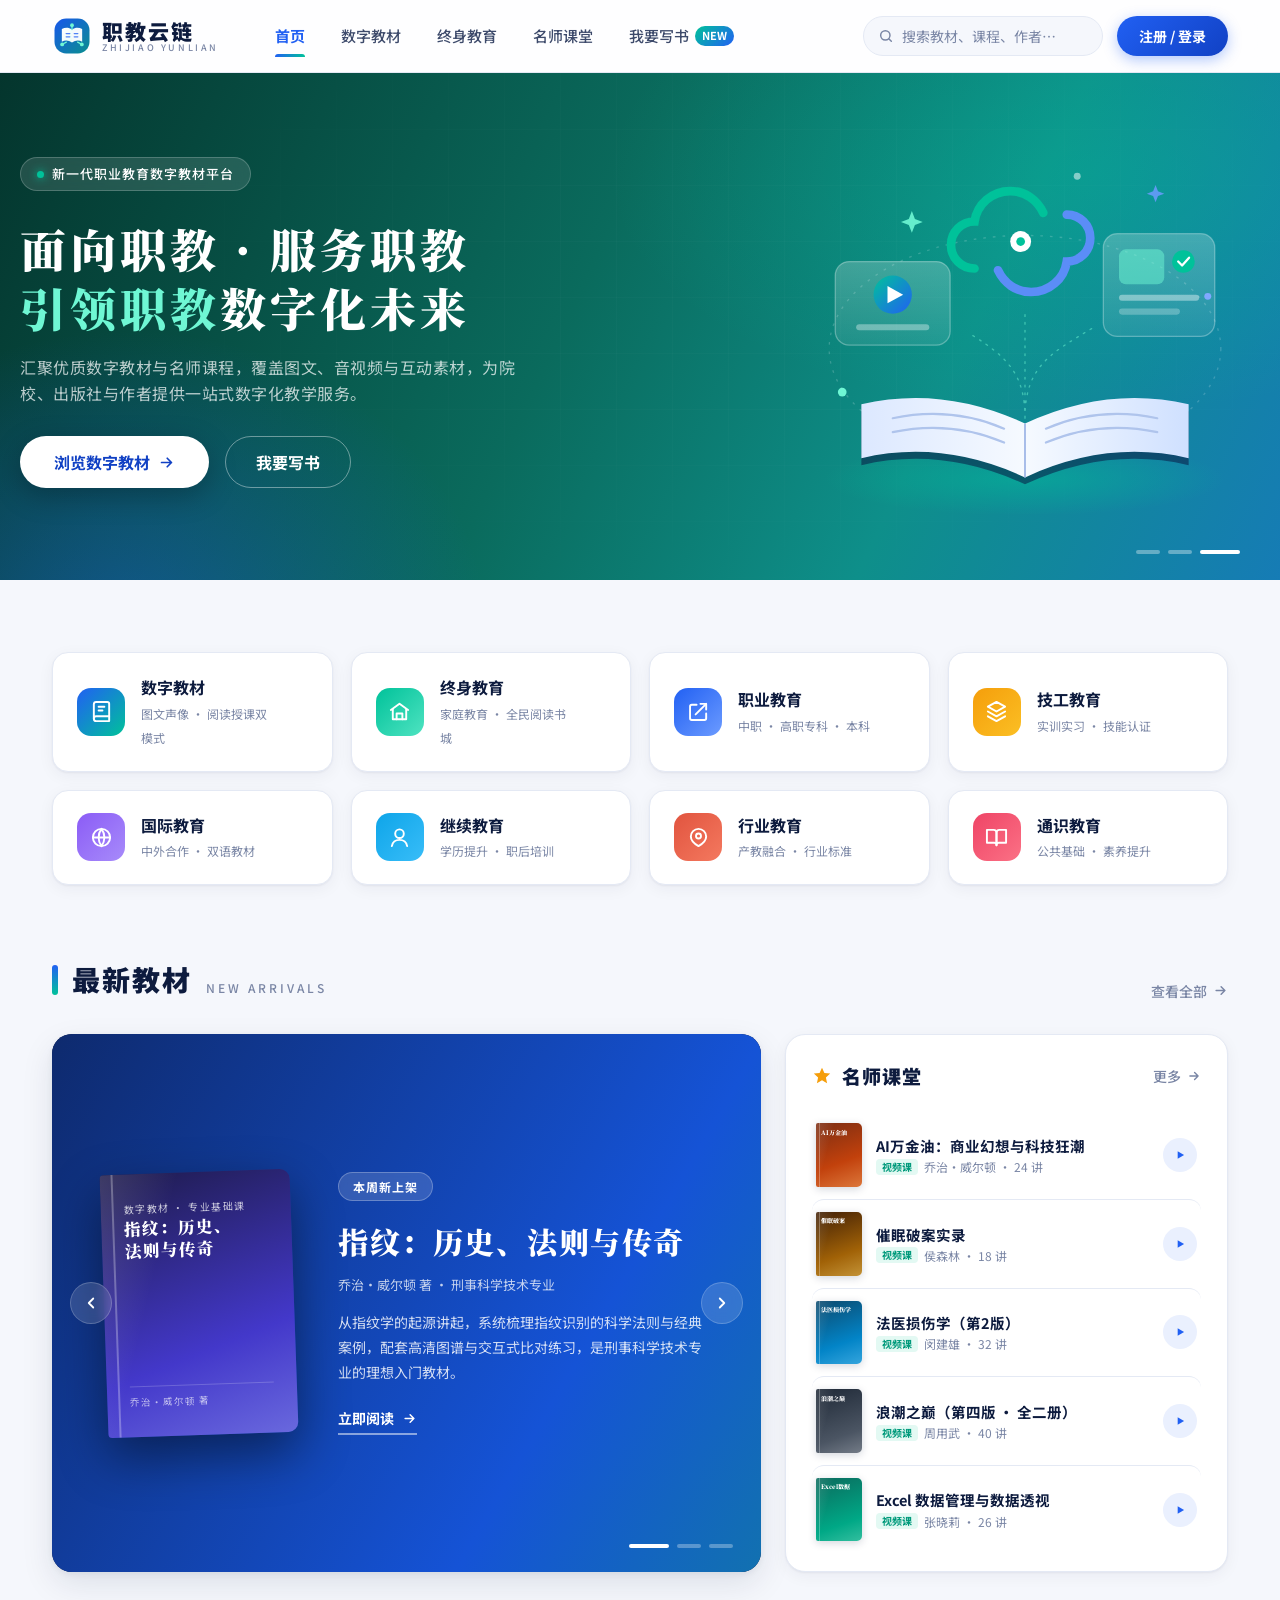
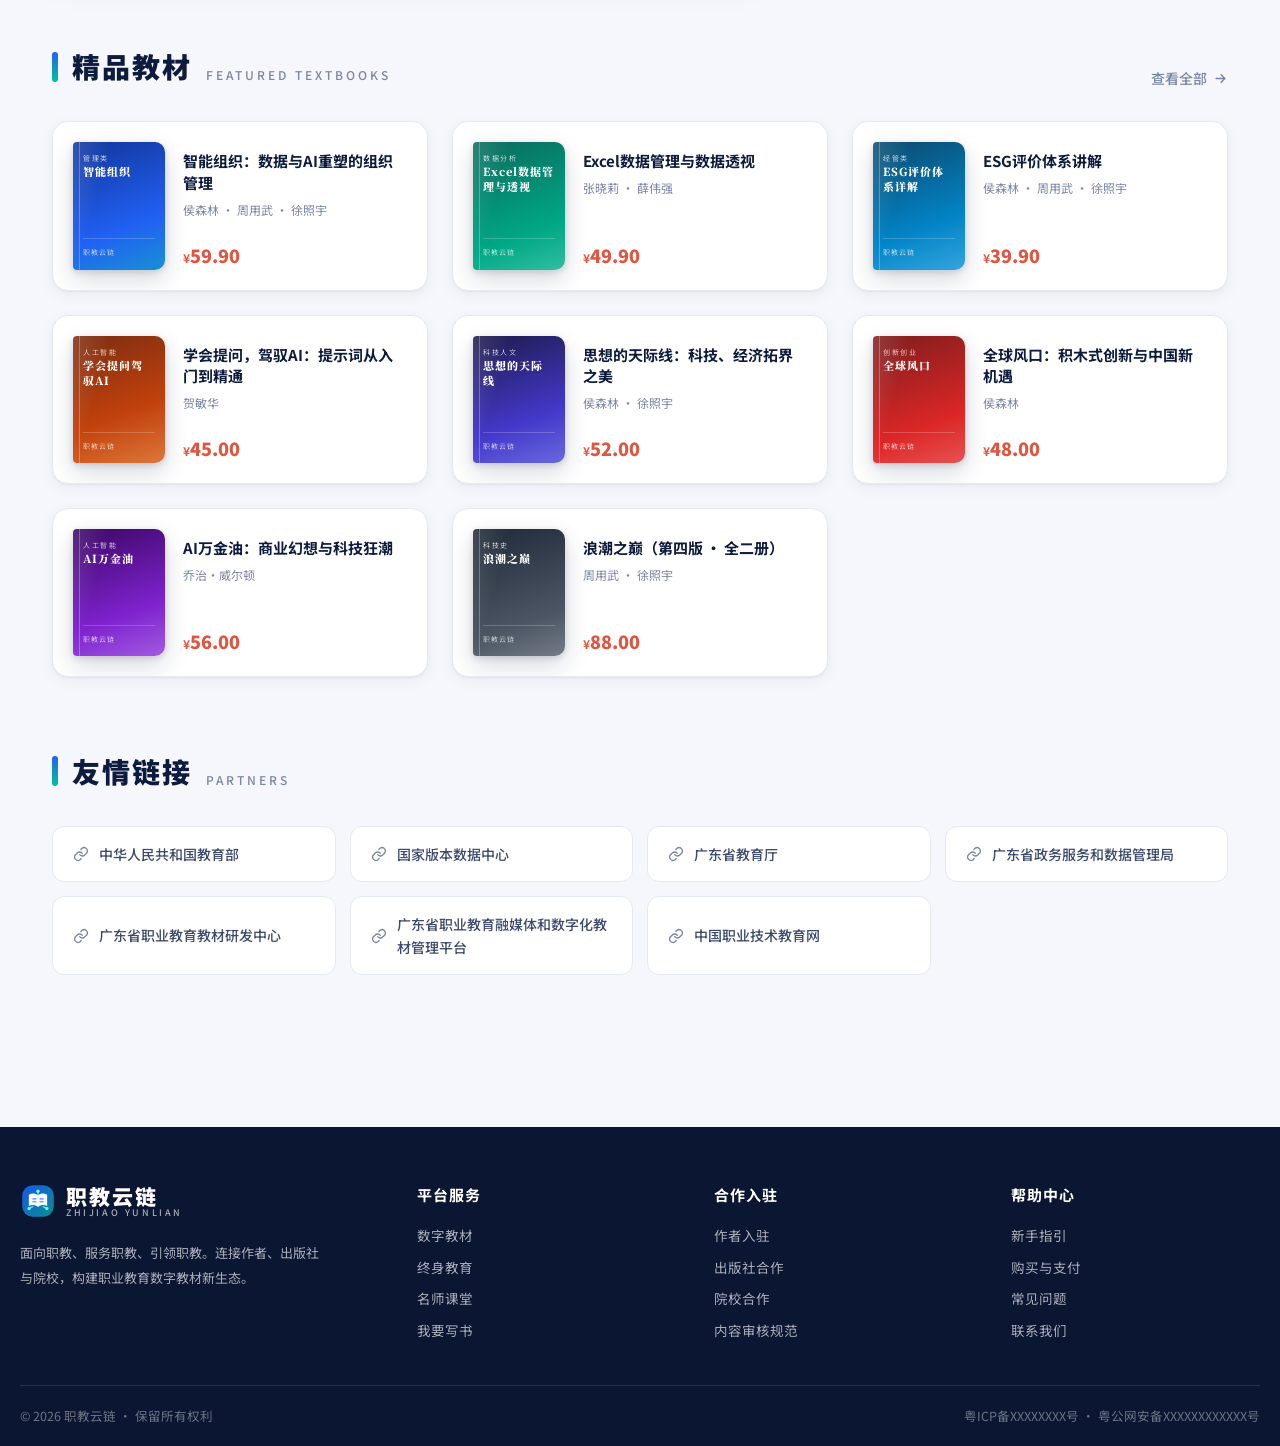
<file: index.html>
<!DOCTYPE html>
<html lang="zh-CN">
<head>
<meta charset="UTF-8">
<meta name="viewport" content="width=device-width, initial-scale=1">
<title>职教云链 — 面向职教 · 服务职教 · 引领职教</title>
<link rel="stylesheet" href="assets/style.css?v=20260711h">
</head>
<body>

<!-- ================= Header ================= -->
<header class="site-header">
  <div class="container header-inner">
    <a class="logo" href="index.html">
      <img class="brand-mark" src="assets/logo-mark.svg" alt="">
      <span class="logo-text">
        <span class="logo-cn">职教云链</span>
        <span class="logo-en">Zhijiao Yunlian</span>
      </span>
    </a>
    <nav class="main-nav">
      <a href="index.html" class="active">首页</a>
      <a href="reader.html?view=mall">数字教材</a>
      <a href="lifelong.html">终身教育</a>
      <a href="masterclass.html">名师课堂</a>
      <a href="author.html" data-auth-link="author.html">我要写书<span class="nav-badge">NEW</span></a>
    </nav>
    <div class="header-actions">
      <div class="search-box">
        <svg width="16" height="16" viewBox="0 0 24 24" fill="none" stroke="currentColor" stroke-width="2.2" stroke-linecap="round"><circle cx="11" cy="11" r="7"/><path d="m20 20-3.5-3.5"/></svg>
        <input type="text" placeholder="搜索教材、课程、作者…">
      </div>
      <a class="btn btn-primary" href="login.html">注册 / 登录</a>
    </div>
  </div>
</header>

<!-- ================= Hero ================= -->
<section class="hero">
  <!-- banner 背景组：上线后由后台配置增删/切换 -->
  <div class="hero-bg hb-1 active"></div>
  <div class="hero-bg hb-2"></div>
  <div class="hero-bg hb-3"></div>
  <div class="hero-grid-lines"></div>
  <div class="hero-switch">
    <span class="carousel-dot active"></span>
    <span class="carousel-dot"></span>
    <span class="carousel-dot"></span>
  </div>
  <div class="container hero-inner">
    <div>
      <span class="hero-kicker"><span class="dot"></span>新一代职业教育数字教材平台</span>
      <h1>面向职教 · 服务职教<br><em>引领职教</em>数字化未来</h1>
      <p class="hero-sub">汇聚优质数字教材与名师课程，覆盖图文、音视频与互动素材，为院校、出版社与作者提供一站式数字化教学服务。</p>
      <div class="hero-cta">
        <a class="btn btn-hero" href="reader.html">
          浏览数字教材
          <svg width="17" height="17" viewBox="0 0 24 24" fill="none" stroke="currentColor" stroke-width="2.4" stroke-linecap="round" stroke-linejoin="round"><path d="M5 12h14M13 6l6 6-6 6"/></svg>
        </a>
        <a class="btn btn-hero-ghost" href="author.html" data-auth-link="author.html">我要写书</a>
      </div>
    </div>
    <div class="hero-illust" aria-hidden="true">
      <svg viewBox="0 0 540 440" fill="none" xmlns="http://www.w3.org/2000/svg">
        <defs>
          <linearGradient id="pageL" x1="0" y1="0" x2="1" y2="0">
            <stop offset="0" stop-color="#DCE8FF"/><stop offset="1" stop-color="#F6FAFF"/>
          </linearGradient>
          <linearGradient id="pageR" x1="0" y1="0" x2="1" y2="0">
            <stop offset="0" stop-color="#F6FAFF"/><stop offset="1" stop-color="#CFE0FF"/>
          </linearGradient>
          <linearGradient id="tealBlue" x1="0" y1="0" x2="1" y2="1">
            <stop offset="0" stop-color="#00C29A"/><stop offset="1" stop-color="#2160F3"/>
          </linearGradient>
          <linearGradient id="screenG" x1="0" y1="0" x2="0" y2="1">
            <stop offset="0" stop-color="rgba(255,255,255,.22)"/><stop offset="1" stop-color="rgba(255,255,255,.08)"/>
          </linearGradient>
          <radialGradient id="glow" cx=".5" cy=".5" r=".5">
            <stop offset="0" stop-color="rgba(0,194,154,.45)"/><stop offset="1" stop-color="rgba(0,194,154,0)"/>
          </radialGradient>
        </defs>

        <!-- 底部光晕 -->
        <ellipse cx="270" cy="400" rx="230" ry="42" fill="url(#glow)"/>

        <!-- 轨道虚线 -->
        <ellipse cx="270" cy="250" rx="225" ry="130" stroke="rgba(255,255,255,.18)" stroke-width="1.5" stroke-dasharray="3 8"/>
        <circle cx="60" cy="300" r="5" fill="#6FF7D4"/>
        <circle cx="480" cy="190" r="4" fill="#6C9BFF"/>

        <!-- 翻开的书 -->
        <g>
          <path d="M270 344 Q175 300 82 322 L82 384 Q175 362 270 406 Q365 362 458 384 L458 322 Q365 300 270 344 Z" fill="#0A1A44" opacity=".55"/>
          <path d="M270 336 Q175 292 82 314 L82 376 Q175 354 270 398 Z" fill="url(#pageL)"/>
          <path d="M270 336 Q365 292 458 314 L458 376 Q365 354 270 398 Z" fill="url(#pageR)"/>
          <path d="M270 336 L270 398" stroke="#9DB4E6" stroke-width="2"/>
          <path d="M118 330 Q185 316 246 342 M118 346 Q185 332 246 358" stroke="#AFC4EC" stroke-width="2.5" stroke-linecap="round"/>
          <path d="M422 330 Q355 316 294 342 M422 346 Q355 332 294 358" stroke="#AFC4EC" stroke-width="2.5" stroke-linecap="round"/>
        </g>

        <!-- 书页升起的数据流 -->
        <path d="M270 330 C270 280 250 260 210 235 M270 330 C270 270 300 255 350 225 M270 330 L270 205" stroke="rgba(111,247,212,.5)" stroke-width="1.5" stroke-dasharray="2 7" stroke-linecap="round"/>

        <!-- 中间：云链 -->
        <g class="fl-a">
          <path d="M212 158c-15 0-27-12-27-27s12-27 27-27c3-20 20-35 41-35 17 0 31 10 38 25" stroke="#00C29A" stroke-width="10" stroke-linecap="round"/>
          <path d="M318 96c15 0 27 12 27 27s-12 27-27 27c-3 20-20 35-41 35-17 0-31-10-38-25" stroke="#5B8DF7" stroke-width="10" stroke-linecap="round"/>
          <circle cx="265" cy="127" r="12" fill="#fff"/>
          <circle cx="265" cy="127" r="5" fill="#00C29A"/>
        </g>

        <!-- 左卡片：名师课堂 -->
        <g class="fl-b">
          <rect x="52" y="150" width="132" height="96" rx="16" fill="url(#screenG)" stroke="rgba(255,255,255,.3)" stroke-width="1.5"/>
          <circle cx="118" cy="188" r="22" fill="url(#tealBlue)"/>
          <path d="M112 178l18 10-18 10z" fill="#fff"/>
          <rect x="76" y="222" width="84" height="7" rx="3.5" fill="rgba(255,255,255,.35)"/>
        </g>

        <!-- 右卡片：数字教材 -->
        <g class="fl-c">
          <rect x="360" y="118" width="128" height="118" rx="16" fill="url(#screenG)" stroke="rgba(255,255,255,.3)" stroke-width="1.5"/>
          <rect x="378" y="136" width="52" height="40" rx="8" fill="rgba(111,247,212,.5)"/>
          <rect x="378" y="188" width="92" height="7" rx="3.5" fill="rgba(255,255,255,.4)"/>
          <rect x="378" y="204" width="70" height="7" rx="3.5" fill="rgba(255,255,255,.25)"/>
          <circle cx="452" cy="150" r="13" fill="#00C29A"/>
          <path d="M446 150l4.5 4.5 8-9" stroke="#fff" stroke-width="2.6" stroke-linecap="round" stroke-linejoin="round"/>
        </g>

        <!-- 星点 -->
        <path d="M140 92l3.5 9 9 3.5-9 3.5-3.5 9-3.5-9-9-3.5 9-3.5z" fill="#6FF7D4" opacity=".9"/>
        <path d="M420 62l2.8 7.2 7.2 2.8-7.2 2.8-2.8 7.2-2.8-7.2-7.2-2.8 7.2-2.8z" fill="#6C9BFF" opacity=".85"/>
        <circle cx="330" cy="52" r="4" fill="rgba(255,255,255,.5)"/>
      </svg>
    </div>
  </div>
</section>

<main>
<!-- ================= 业务板块入口 ================= -->
<section class="block">
  <div class="container">
    <div class="cats reveal">
      <a class="cat-card" href="reader.html">
        <span class="cat-icon ci-0">
          <svg width="23" height="23" viewBox="0 0 24 24" fill="none" stroke="currentColor" stroke-width="2" stroke-linecap="round" stroke-linejoin="round"><path d="M4 19.5A2.5 2.5 0 0 1 6.5 17H20V4a2 2 0 0 0-2-2H6.5A2.5 2.5 0 0 0 4 4.5v15Z"/><path d="M4 19.5A2.5 2.5 0 0 0 6.5 22H20v-5"/><path d="M9 7h6M9 11h4"/></svg>
        </span>
        <span class="cat-body"><span class="name">数字教材</span><br><span class="desc">图文声像 · 阅读授课双模式</span></span>
        <span class="arrow"><svg width="18" height="18" viewBox="0 0 24 24" fill="none" stroke="currentColor" stroke-width="2.4" stroke-linecap="round" stroke-linejoin="round"><path d="M5 12h14M13 6l6 6-6 6"/></svg></span>
      </a>
      <a class="cat-card" href="lifelong.html">
        <span class="cat-icon ci-2">
          <svg width="23" height="23" viewBox="0 0 24 24" fill="none" stroke="currentColor" stroke-width="2" stroke-linecap="round" stroke-linejoin="round"><path d="M3 10.5 12 4l9 6.5"/><path d="M5 9.5V20h14V9.5"/><path d="M9 20v-6h6v6"/></svg>
        </span>
        <span class="cat-body"><span class="name">终身教育</span><br><span class="desc">家庭教育 · 全民阅读书城</span></span>
        <span class="arrow"><svg width="18" height="18" viewBox="0 0 24 24" fill="none" stroke="currentColor" stroke-width="2.4" stroke-linecap="round" stroke-linejoin="round"><path d="M5 12h14M13 6l6 6-6 6"/></svg></span>
      </a>
      <a class="cat-card" href="#">
        <span class="cat-icon ci-1">
          <svg width="23" height="23" viewBox="0 0 24 24" fill="none" stroke="currentColor" stroke-width="2" stroke-linecap="round" stroke-linejoin="round"><path d="M14 4h6v6"/><path d="M20 4 9 15"/><path d="M20 14v5a1.8 1.8 0 0 1-1.8 1.8H5A1.8 1.8 0 0 1 3.2 19V6.8A1.8 1.8 0 0 1 5 5h5"/></svg>
        </span>
        <span class="cat-body"><span class="name">职业教育</span><br><span class="desc">中职 · 高职专科 · 本科</span></span>
        <span class="arrow"><svg width="18" height="18" viewBox="0 0 24 24" fill="none" stroke="currentColor" stroke-width="2.4" stroke-linecap="round" stroke-linejoin="round"><path d="M5 12h14M13 6l6 6-6 6"/></svg></span>
      </a>
      <a class="cat-card" href="#">
        <span class="cat-icon ci-3">
          <svg width="23" height="23" viewBox="0 0 24 24" fill="none" stroke="currentColor" stroke-width="2" stroke-linecap="round" stroke-linejoin="round"><path d="M12 2 3 7l9 5 9-5-9-5Z"/><path d="M3 12l9 5 9-5"/><path d="M3 17l9 5 9-5"/></svg>
        </span>
        <span class="cat-body"><span class="name">技工教育</span><br><span class="desc">实训实习 · 技能认证</span></span>
        <span class="arrow"><svg width="18" height="18" viewBox="0 0 24 24" fill="none" stroke="currentColor" stroke-width="2.4" stroke-linecap="round" stroke-linejoin="round"><path d="M5 12h14M13 6l6 6-6 6"/></svg></span>
      </a>
      <a class="cat-card" href="#">
        <span class="cat-icon ci-5">
          <svg width="23" height="23" viewBox="0 0 24 24" fill="none" stroke="currentColor" stroke-width="2" stroke-linecap="round" stroke-linejoin="round"><circle cx="12" cy="12" r="9"/><path d="M3 12h18"/><path d="M12 3a15 15 0 0 1 0 18 15 15 0 0 1 0-18Z"/></svg>
        </span>
        <span class="cat-body"><span class="name">国际教育</span><br><span class="desc">中外合作 · 双语教材</span></span>
        <span class="arrow"><svg width="18" height="18" viewBox="0 0 24 24" fill="none" stroke="currentColor" stroke-width="2.4" stroke-linecap="round" stroke-linejoin="round"><path d="M5 12h14M13 6l6 6-6 6"/></svg></span>
      </a>
      <a class="cat-card" href="#">
        <span class="cat-icon ci-6">
          <svg width="23" height="23" viewBox="0 0 24 24" fill="none" stroke="currentColor" stroke-width="2" stroke-linecap="round" stroke-linejoin="round"><circle cx="12" cy="8" r="4.5"/><path d="M4 21c.8-4 4-6.5 8-6.5s7.2 2.5 8 6.5"/></svg>
        </span>
        <span class="cat-body"><span class="name">继续教育</span><br><span class="desc">学历提升 · 职后培训</span></span>
        <span class="arrow"><svg width="18" height="18" viewBox="0 0 24 24" fill="none" stroke="currentColor" stroke-width="2.4" stroke-linecap="round" stroke-linejoin="round"><path d="M5 12h14M13 6l6 6-6 6"/></svg></span>
      </a>
      <a class="cat-card" href="#">
        <span class="cat-icon ci-7">
          <svg width="23" height="23" viewBox="0 0 24 24" fill="none" stroke="currentColor" stroke-width="2" stroke-linecap="round" stroke-linejoin="round"><path d="M12 21c-4.5-2.5-8-5.5-8-10a8 8 0 0 1 16 0c0 4.5-3.5 7.5-8 10Z"/><circle cx="12" cy="10.5" r="2.6"/></svg>
        </span>
        <span class="cat-body"><span class="name">行业教育</span><br><span class="desc">产教融合 · 行业标准</span></span>
        <span class="arrow"><svg width="18" height="18" viewBox="0 0 24 24" fill="none" stroke="currentColor" stroke-width="2.4" stroke-linecap="round" stroke-linejoin="round"><path d="M5 12h14M13 6l6 6-6 6"/></svg></span>
      </a>
      <a class="cat-card" href="#">
        <span class="cat-icon ci-4">
          <svg width="23" height="23" viewBox="0 0 24 24" fill="none" stroke="currentColor" stroke-width="2" stroke-linecap="round" stroke-linejoin="round"><path d="M2 4h7a3 3 0 0 1 3 3v13a2.5 2.5 0 0 0-2.5-2.5H2V4Z"/><path d="M22 4h-7a3 3 0 0 0-3 3v13a2.5 2.5 0 0 1 2.5-2.5H22V4Z"/></svg>
        </span>
        <span class="cat-body"><span class="name">通识教育</span><br><span class="desc">公共基础 · 素养提升</span></span>
        <span class="arrow"><svg width="18" height="18" viewBox="0 0 24 24" fill="none" stroke="currentColor" stroke-width="2.4" stroke-linecap="round" stroke-linejoin="round"><path d="M5 12h14M13 6l6 6-6 6"/></svg></span>
      </a>
    </div>
  </div>
</section>

<!-- ================= 最新教材 + 名师课堂 ================= -->
<section class="block">
  <div class="container">
    <div class="sec-head reveal">
      <div class="sec-title">
        <span class="bar"></span>
        <h2>最新教材</h2>
        <span class="en">New Arrivals</span>
      </div>
      <a class="sec-more" href="reader.html#mall">查看全部
        <svg width="15" height="15" viewBox="0 0 24 24" fill="none" stroke="currentColor" stroke-width="2.4" stroke-linecap="round" stroke-linejoin="round"><path d="M5 12h14M13 6l6 6-6 6"/></svg>
      </a>
    </div>
    <div class="carousel-zone reveal">
      <!-- 轮播（后台可自定义） -->
      <div class="carousel">
        <div class="slide sl-1 active">
          <div class="s-cover">
            <div class="cover cv-4">
              <div><div class="c-sub">数字教材 · 专业基础课</div><div class="c-title">指纹：历史、<br>法则与传奇</div></div>
              <div class="c-foot">乔治·威尔顿 著</div>
            </div>
          </div>
          <div class="s-body">
            <span class="s-tag">本周新上架</span>
            <h3>指纹：历史、法则与传奇</h3>
            <div class="s-author">乔治·威尔顿 著 · 刑事科学技术专业</div>
            <p>从指纹学的起源讲起，系统梳理指纹识别的科学法则与经典案例，配套高清图谱与交互式比对练习，是刑事科学技术专业的理想入门教材。</p>
            <a class="s-link" href="reader.html?book=5">立即阅读
              <svg width="15" height="15" viewBox="0 0 24 24" fill="none" stroke="currentColor" stroke-width="2.4" stroke-linecap="round" stroke-linejoin="round"><path d="M5 12h14M13 6l6 6-6 6"/></svg>
            </a>
          </div>
        </div>
        <div class="slide sl-2">
          <div class="s-cover">
            <div class="cover cv-7">
              <div><div class="c-sub">数字教材 · 通识课</div><div class="c-title">在书籍里<br>阅无止境</div></div>
              <div class="c-foot">职教云链 · 数字出版</div>
            </div>
          </div>
          <div class="s-body">
            <span class="s-tag">编辑推荐</span>
            <h3>在书籍里，阅无止境</h3>
            <div class="s-author">通识阅读系列 · 全民阅读推广</div>
            <p>精选人文社科经典篇目，融合有声领读与批注共读功能，让深度阅读成为日常习惯，助力校园书香文化建设。</p>
            <a class="s-link" href="reader.html?book=12">立即阅读
              <svg width="15" height="15" viewBox="0 0 24 24" fill="none" stroke="currentColor" stroke-width="2.4" stroke-linecap="round" stroke-linejoin="round"><path d="M5 12h14M13 6l6 6-6 6"/></svg>
            </a>
          </div>
        </div>
        <div class="slide sl-3">
          <div class="s-cover">
            <div class="cover cv-6">
              <div><div class="c-sub">数字教材 · 公共基础课</div><div class="c-title">数字法治：<br>理论前沿与实践</div></div>
              <div class="c-foot">职教云链 · 数字出版</div>
            </div>
          </div>
          <div class="s-body">
            <span class="s-tag">院校共建</span>
            <h3>数字法治：理论前沿与实践进阶</h3>
            <div class="s-author">法律事务专业 · 高职专科</div>
            <p>聚焦数字时代的法治议题，结合真实判例与情景演练模块，支持课堂授课模式与自主学习模式一键切换。</p>
            <a class="s-link" href="reader.html?book=3">立即阅读
              <svg width="15" height="15" viewBox="0 0 24 24" fill="none" stroke="currentColor" stroke-width="2.4" stroke-linecap="round" stroke-linejoin="round"><path d="M5 12h14M13 6l6 6-6 6"/></svg>
            </a>
          </div>
        </div>
        <button class="carousel-arrow prev" aria-label="上一张">
          <svg width="18" height="18" viewBox="0 0 24 24" fill="none" stroke="currentColor" stroke-width="2.4" stroke-linecap="round" stroke-linejoin="round"><path d="m15 6-6 6 6 6"/></svg>
        </button>
        <button class="carousel-arrow next" aria-label="下一张">
          <svg width="18" height="18" viewBox="0 0 24 24" fill="none" stroke="currentColor" stroke-width="2.4" stroke-linecap="round" stroke-linejoin="round"><path d="m9 6 6 6-6 6"/></svg>
        </button>
        <div class="carousel-nav">
          <span class="carousel-dot active"></span>
          <span class="carousel-dot"></span>
          <span class="carousel-dot"></span>
        </div>
      </div>

      <!-- 名师课堂 -->
      <aside class="panel">
        <div class="panel-head">
          <h3>
            <svg width="20" height="20" viewBox="0 0 24 24" fill="currentColor"><path d="M12 2l2.9 6.3 6.9.8-5.1 4.7 1.4 6.8L12 17.2 5.9 20.6l1.4-6.8L2.2 9.1l6.9-.8L12 2z"/></svg>
            名师课堂
          </h3>
          <a class="sec-more" href="masterclass.html">更多
            <svg width="14" height="14" viewBox="0 0 24 24" fill="none" stroke="currentColor" stroke-width="2.4" stroke-linecap="round" stroke-linejoin="round"><path d="M5 12h14M13 6l6 6-6 6"/></svg>
          </a>
        </div>
        <div class="panel-list">
          <a class="panel-item" href="masterclass.html?course=1">
            <div class="p-cover"><div class="cover cv-3"><div class="c-title">AI万金油</div></div></div>
            <div class="p-body">
              <div class="p-title">AI万金油：商业幻想与科技狂潮</div>
              <div class="p-meta"><span class="p-badge">视频课</span>乔治·威尔顿 · 24 讲</div>
            </div>
            <span class="p-play"><svg width="14" height="14" viewBox="0 0 24 24" fill="currentColor"><path d="M8 5.5v13l11-6.5-11-6.5z"/></svg></span>
          </a>
          <a class="panel-item" href="masterclass.html?course=0">
            <div class="p-cover"><div class="cover cv-8"><div class="c-title">催眠破案</div></div></div>
            <div class="p-body">
              <div class="p-title">催眠破案实录</div>
              <div class="p-meta"><span class="p-badge">视频课</span>侯森林 · 18 讲</div>
            </div>
            <span class="p-play"><svg width="14" height="14" viewBox="0 0 24 24" fill="currentColor"><path d="M8 5.5v13l11-6.5-11-6.5z"/></svg></span>
          </a>
          <a class="panel-item" href="masterclass.html?course=4">
            <div class="p-cover"><div class="cover cv-6"><div class="c-title">法医损伤学</div></div></div>
            <div class="p-body">
              <div class="p-title">法医损伤学（第2版）</div>
              <div class="p-meta"><span class="p-badge">视频课</span>闵建雄 · 32 讲</div>
            </div>
            <span class="p-play"><svg width="14" height="14" viewBox="0 0 24 24" fill="currentColor"><path d="M8 5.5v13l11-6.5-11-6.5z"/></svg></span>
          </a>
          <a class="panel-item" href="masterclass.html?course=5">
            <div class="p-cover"><div class="cover cv-9"><div class="c-title">浪潮之巅</div></div></div>
            <div class="p-body">
              <div class="p-title">浪潮之巅（第四版 · 全二册）</div>
              <div class="p-meta"><span class="p-badge">视频课</span>周用武 · 40 讲</div>
            </div>
            <span class="p-play"><svg width="14" height="14" viewBox="0 0 24 24" fill="currentColor"><path d="M8 5.5v13l11-6.5-11-6.5z"/></svg></span>
          </a>
          <a class="panel-item" href="masterclass.html?course=5">
            <div class="p-cover"><div class="cover cv-2"><div class="c-title">Excel数据</div></div></div>
            <div class="p-body">
              <div class="p-title">Excel 数据管理与数据透视</div>
              <div class="p-meta"><span class="p-badge">视频课</span>张晓莉 · 26 讲</div>
            </div>
            <span class="p-play"><svg width="14" height="14" viewBox="0 0 24 24" fill="currentColor"><path d="M8 5.5v13l11-6.5-11-6.5z"/></svg></span>
          </a>
        </div>
      </aside>
    </div>
  </div>
</section>

<!-- ================= 精品教材 ================= -->
<section class="block">
  <div class="container">
    <div class="sec-head reveal">
      <div class="sec-title">
        <span class="bar"></span>
        <h2>精品教材</h2>
        <span class="en">Featured Textbooks</span>
      </div>
      <a class="sec-more" href="reader.html#mall">查看全部
        <svg width="15" height="15" viewBox="0 0 24 24" fill="none" stroke="currentColor" stroke-width="2.4" stroke-linecap="round" stroke-linejoin="round"><path d="M5 12h14M13 6l6 6-6 6"/></svg>
      </a>
    </div>
    <div class="book-grid reveal">
      <a class="book-card" href="reader.html?book=12">
        <div class="b-cover"><div class="cover cv-1"><div><div class="c-sub">管理类</div><div class="c-title">智能组织</div></div><div class="c-foot">职教云链</div></div></div>
        <div class="b-body">
          <div class="b-title">智能组织：数据与AI重塑的组织管理</div>
          <div class="b-author">侯森林 · 周用武 · 徐照宇</div>
          <div class="b-foot">
            <span class="price"><span class="yen">¥</span>59.90</span>
          </div>
        </div>
      </a>
      <a class="book-card" href="reader.html?book=13">
        <div class="b-cover"><div class="cover cv-2"><div><div class="c-sub">数据分析</div><div class="c-title">Excel数据管理与透视</div></div><div class="c-foot">职教云链</div></div></div>
        <div class="b-body">
          <div class="b-title">Excel数据管理与数据透视</div>
          <div class="b-author">张晓莉 · 薛伟强</div>
          <div class="b-foot">
            <span class="price"><span class="yen">¥</span>49.90</span>
          </div>
        </div>
      </a>
      <a class="book-card" href="reader.html?book=12">
        <div class="b-cover"><div class="cover cv-6"><div><div class="c-sub">经管类</div><div class="c-title">ESG评价体系详解</div></div><div class="c-foot">职教云链</div></div></div>
        <div class="b-body">
          <div class="b-title">ESG评价体系讲解</div>
          <div class="b-author">侯森林 · 周用武 · 徐照宇</div>
          <div class="b-foot">
            <span class="price"><span class="yen">¥</span>39.90</span>
          </div>
        </div>
      </a>
      <a class="book-card" href="reader.html?book=14">
        <div class="b-cover"><div class="cover cv-3"><div><div class="c-sub">人工智能</div><div class="c-title">学会提问驾驭AI</div></div><div class="c-foot">职教云链</div></div></div>
        <div class="b-body">
          <div class="b-title">学会提问，驾驭AI：提示词从入门到精通</div>
          <div class="b-author">贺敏华</div>
          <div class="b-foot">
            <span class="price"><span class="yen">¥</span>45.00</span>
          </div>
        </div>
      </a>
      <a class="book-card" href="reader.html?book=15">
        <div class="b-cover"><div class="cover cv-4"><div><div class="c-sub">科技人文</div><div class="c-title">思想的天际线</div></div><div class="c-foot">职教云链</div></div></div>
        <div class="b-body">
          <div class="b-title">思想的天际线：科技、经济拓界之美</div>
          <div class="b-author">侯森林 · 徐照宇</div>
          <div class="b-foot">
            <span class="price"><span class="yen">¥</span>52.00</span>
          </div>
        </div>
      </a>
      <a class="book-card" href="reader.html?book=12">
        <div class="b-cover"><div class="cover cv-12"><div><div class="c-sub">创新创业</div><div class="c-title">全球风口</div></div><div class="c-foot">职教云链</div></div></div>
        <div class="b-body">
          <div class="b-title">全球风口：积木式创新与中国新机遇</div>
          <div class="b-author">侯森林</div>
          <div class="b-foot">
            <span class="price"><span class="yen">¥</span>48.00</span>
          </div>
        </div>
      </a>
      <a class="book-card" href="reader.html?book=14">
        <div class="b-cover"><div class="cover cv-11"><div><div class="c-sub">人工智能</div><div class="c-title">AI万金油</div></div><div class="c-foot">职教云链</div></div></div>
        <div class="b-body">
          <div class="b-title">AI万金油：商业幻想与科技狂潮</div>
          <div class="b-author">乔治·威尔顿</div>
          <div class="b-foot">
            <span class="price"><span class="yen">¥</span>56.00</span>
          </div>
        </div>
      </a>
      <a class="book-card" href="reader.html?book=15">
        <div class="b-cover"><div class="cover cv-9"><div><div class="c-sub">科技史</div><div class="c-title">浪潮之巅</div></div><div class="c-foot">职教云链</div></div></div>
        <div class="b-body">
          <div class="b-title">浪潮之巅（第四版 · 全二册）</div>
          <div class="b-author">周用武 · 徐照宇</div>
          <div class="b-foot">
            <span class="price"><span class="yen">¥</span>88.00</span>
          </div>
        </div>
      </a>
    </div>
  </div>
</section>

<!-- ================= 友情链接 ================= -->
<section class="block">
  <div class="container">
    <div class="sec-head reveal">
      <div class="sec-title">
        <span class="bar"></span>
        <h2>友情链接</h2>
        <span class="en">Partners</span>
      </div>
    </div>
    <div class="links-strip reveal">
      <a class="link-chip" href="http://www.moe.gov.cn/" target="_blank" rel="noopener"><svg width="16" height="16" viewBox="0 0 24 24" fill="none" stroke="currentColor" stroke-width="2" stroke-linecap="round" stroke-linejoin="round"><path d="M10 13a5 5 0 0 0 7.5.5l3-3a5 5 0 0 0-7-7l-1.7 1.7"/><path d="M14 11a5 5 0 0 0-7.5-.5l-3 3a5 5 0 0 0 7 7l1.7-1.7"/></svg>中华人民共和国教育部</a>
      <a class="link-chip" href="https://www.cnpub.com.cn/" target="_blank" rel="noopener"><svg width="16" height="16" viewBox="0 0 24 24" fill="none" stroke="currentColor" stroke-width="2" stroke-linecap="round" stroke-linejoin="round"><path d="M10 13a5 5 0 0 0 7.5.5l3-3a5 5 0 0 0-7-7l-1.7 1.7"/><path d="M14 11a5 5 0 0 0-7.5-.5l-3 3a5 5 0 0 0 7 7l1.7-1.7"/></svg>国家版本数据中心</a>
      <a class="link-chip" href="https://edu.gd.gov.cn/" target="_blank" rel="noopener"><svg width="16" height="16" viewBox="0 0 24 24" fill="none" stroke="currentColor" stroke-width="2" stroke-linecap="round" stroke-linejoin="round"><path d="M10 13a5 5 0 0 0 7.5.5l3-3a5 5 0 0 0-7-7l-1.7 1.7"/><path d="M14 11a5 5 0 0 0-7.5-.5l-3 3a5 5 0 0 0 7 7l1.7-1.7"/></svg>广东省教育厅</a>
      <a class="link-chip" href="https://zfsg.gd.gov.cn/" target="_blank" rel="noopener"><svg width="16" height="16" viewBox="0 0 24 24" fill="none" stroke="currentColor" stroke-width="2" stroke-linecap="round" stroke-linejoin="round"><path d="M10 13a5 5 0 0 0 7.5.5l3-3a5 5 0 0 0-7-7l-1.7 1.7"/><path d="M14 11a5 5 0 0 0-7.5-.5l-3 3a5 5 0 0 0 7 7l1.7-1.7"/></svg>广东省政务服务和数据管理局</a>
      <a class="link-chip" href="#"><svg width="16" height="16" viewBox="0 0 24 24" fill="none" stroke="currentColor" stroke-width="2" stroke-linecap="round" stroke-linejoin="round"><path d="M10 13a5 5 0 0 0 7.5.5l3-3a5 5 0 0 0-7-7l-1.7 1.7"/><path d="M14 11a5 5 0 0 0-7.5-.5l-3 3a5 5 0 0 0 7 7l1.7-1.7"/></svg>广东省职业教育教材研发中心</a>
      <a class="link-chip" href="#"><svg width="16" height="16" viewBox="0 0 24 24" fill="none" stroke="currentColor" stroke-width="2" stroke-linecap="round" stroke-linejoin="round"><path d="M10 13a5 5 0 0 0 7.5.5l3-3a5 5 0 0 0-7-7l-1.7 1.7"/><path d="M14 11a5 5 0 0 0-7.5-.5l-3 3a5 5 0 0 0 7 7l1.7-1.7"/></svg>广东省职业教育融媒体和数字化教材管理平台</a>
      <a class="link-chip" href="https://www.chinazy.org/" target="_blank" rel="noopener"><svg width="16" height="16" viewBox="0 0 24 24" fill="none" stroke="currentColor" stroke-width="2" stroke-linecap="round" stroke-linejoin="round"><path d="M10 13a5 5 0 0 0 7.5.5l3-3a5 5 0 0 0-7-7l-1.7 1.7"/><path d="M14 11a5 5 0 0 0-7.5-.5l-3 3a5 5 0 0 0 7 7l1.7-1.7"/></svg>中国职业技术教育网</a>
    </div>
  </div>
</section>
</main>

<!-- ================= Footer ================= -->
<footer class="site-footer">
  <div class="container footer-main">
    <div class="footer-brand">
      <a class="logo on-dark" href="index.html">
        <img class="brand-mark brand-mark-sm" src="assets/logo-mark.svg" alt="">
        <span class="logo-text">
          <span class="logo-cn">职教云链</span>
          <span class="logo-en">Zhijiao Yunlian</span>
        </span>
      </a>
      <p>面向职教、服务职教、引领职教。连接作者、出版社与院校，构建职业教育数字教材新生态。</p>
    </div>
    <div>
      <h4>平台服务</h4>
      <ul>
        <li><a href="reader.html">数字教材</a></li>
        <li><a href="lifelong.html">终身教育</a></li>
        <li><a href="masterclass.html">名师课堂</a></li>
        <li><a href="author.html" data-auth-link="author.html">我要写书</a></li>
      </ul>
    </div>
    <div>
      <h4>合作入驻</h4>
      <ul>
        <li><a href="#">作者入驻</a></li>
        <li><a href="#">出版社合作</a></li>
        <li><a href="#">院校合作</a></li>
        <li><a href="#">内容审核规范</a></li>
      </ul>
    </div>
    <div>
      <h4>帮助中心</h4>
      <ul>
        <li><a href="#">新手指引</a></li>
        <li><a href="#">购买与支付</a></li>
        <li><a href="#">常见问题</a></li>
        <li><a href="#">联系我们</a></li>
      </ul>
    </div>
  </div>
  <div class="footer-bottom container">
    <span>© 2026 职教云链 · 保留所有权利</span>
    <span>粤ICP备XXXXXXXX号 · 粤公网安备XXXXXXXXXXXX号</span>
  </div>
</footer>

<script src="assets/app.js?v=20260711h"></script>
</body>
</html>
</file>
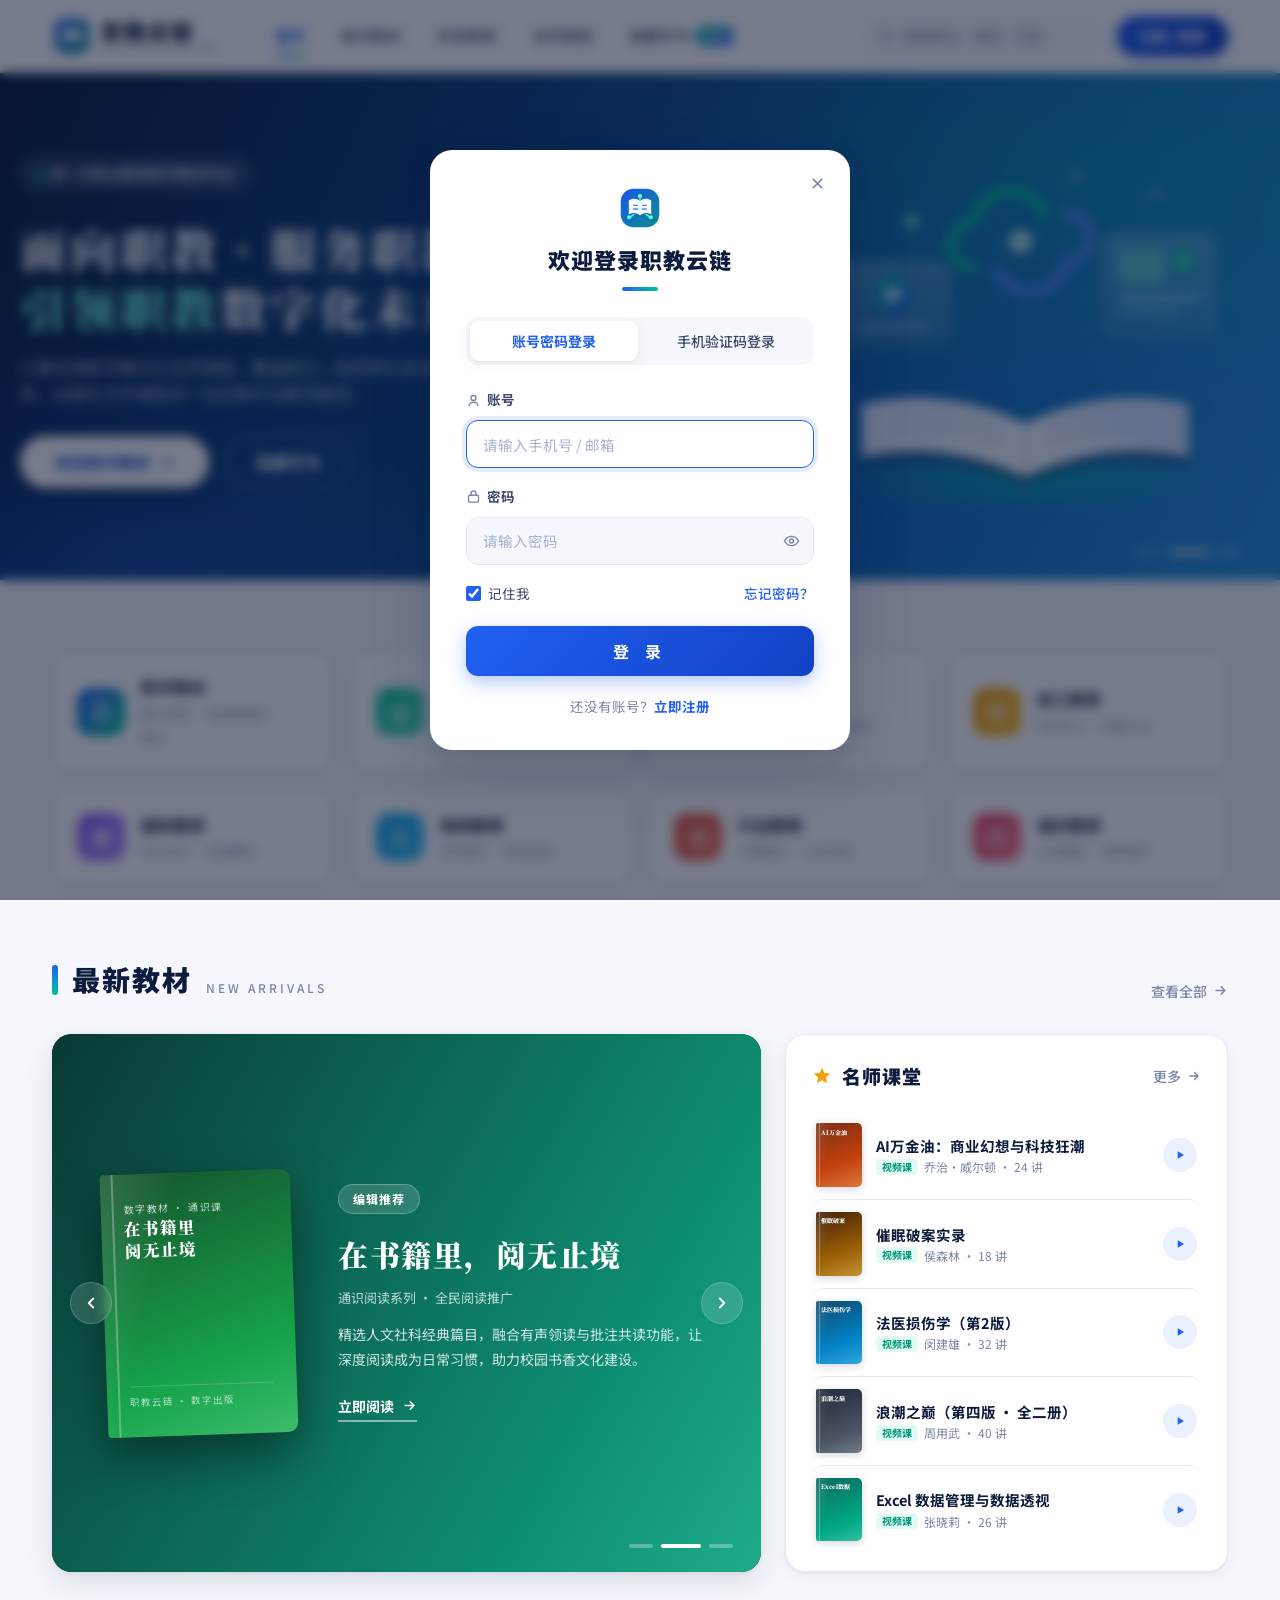
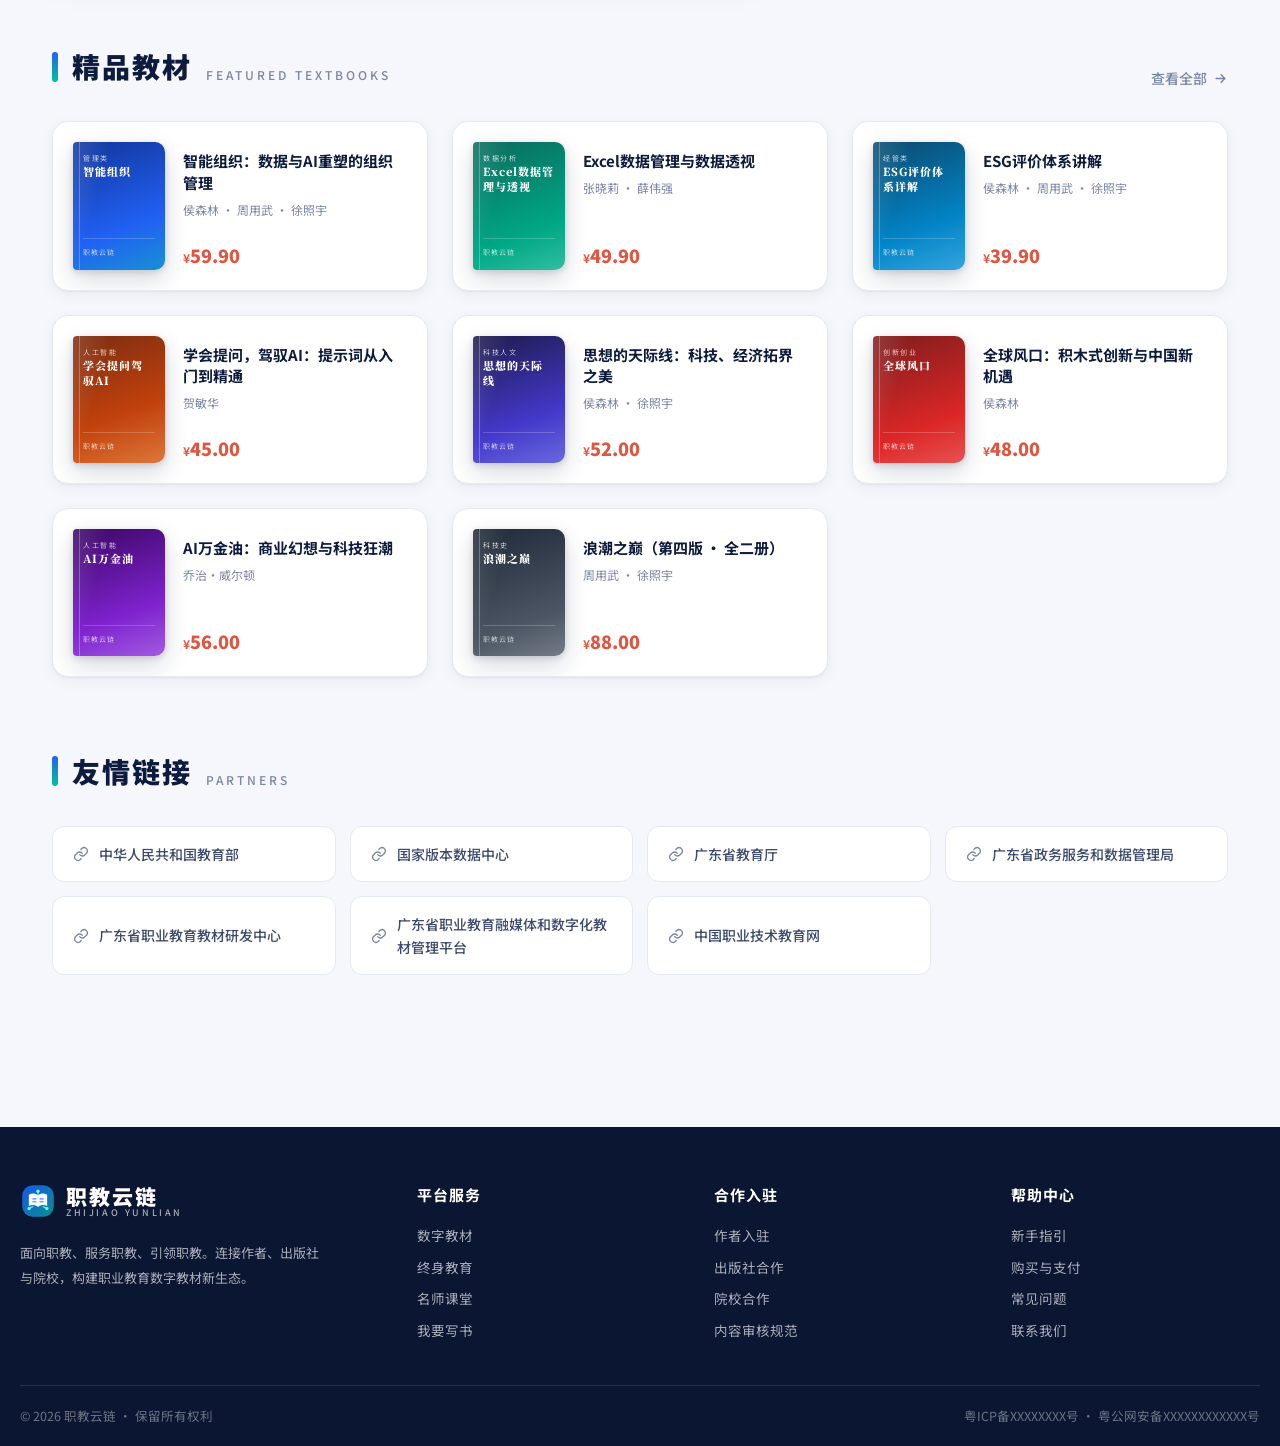
<file: author.html>
<!DOCTYPE html>
<html lang="zh-CN">
<head>
<meta charset="UTF-8">
<meta name="viewport" content="width=device-width, initial-scale=1">
<title>作者端 — 职教云链</title>
<link rel="stylesheet" href="assets/style.css?v=20260716a">
<link rel="stylesheet" href="assets/workbench.css?v=20260716a">
<script>if (localStorage.getItem('zjyl_logged_in') !== '1') location.replace('index.html?redirect=author.html#login');</script>
</head>
<body>
<div class="wb-app wb-author" data-role="author">
  <aside class="wb-side">
    <a class="logo" href="index.html"><img class="brand-mark brand-mark-reader" src="assets/logo-mark.svg" alt=""><span class="logo-text"><span class="logo-cn">职教云链</span><span class="logo-en">Zhijiao Yunlian</span></span></a>
    <div class="wb-role"><span class="wb-role-dot">创</span><div><b>作者工作台</b><small>Creator Studio</small></div></div>
    <nav class="wb-nav" aria-label="作者端导航">
      <button class="active" data-panel="home"><i>⌂</i>工作台</button>
      <button data-panel="books"><i>▤</i>我的教材</button>
      <button data-panel="data"><i>↗</i>数据中心</button>
    </nav>
    <div class="wb-side-bottom"><a href="reader.html">← 返回数字教材</a><a href="index.html">返回门户首页</a></div>
  </aside>
  <main class="wb-main">
    <header class="wb-top"><div><span class="wb-crumb">作者端 / <b id="wbCrumb">工作台</b></span><h1 id="wbTitle">上午好，李老师</h1></div><div class="wb-top-actions"><button class="wb-icon-btn" data-toast="消息中心暂未开启">♧<em>3</em></button><button class="wb-user" data-toast="个人设置功能开发中"><span>李</span><b>李明远<small>认证作者</small></b><i>⌄</i></button></div></header>
    <div class="wb-scroll">
      <section class="wb-panel active" id="panel-home">
        <div class="wb-hero"><div><span class="wb-kicker">创作进行时</span><h2>把专业经验，变成<br>每一位学生读得懂的教材</h2><p>你的教材已覆盖 18 所院校、3,248 位学习者。</p><button class="wb-primary" data-action="create">＋ 新建教材</button></div><div class="wb-hero-stat"><b>86<span>%</span></b><small>本月内容完成度</small><div><i></i><i></i><i></i><i></i><i class="off"></i></div></div></div>
        <div class="wb-section-head"><div><h2>创作概览</h2><p>本月教材与内容资产动态</p></div><button class="wb-text-btn" data-panel-jump="data">查看数据 →</button></div>
        <div class="wb-metrics"><article><span class="mint">▤</span><div><b>06</b><p>在编教材</p></div><small class="up">↑ 2 本</small></article><article><span class="blue">≡</span><div><b>42</b><p>已完成章节</p></div><small class="up">↑ 6 章</small></article><article><span class="gold">◎</span><div><b>3,248</b><p>学习人数</p></div><small class="up">↑ 12.6%</small></article><article><span class="purple">✦</span><div><b>96%</b><p>审核通过率</p></div><small>近 90 天</small></article></div>
        <div class="wb-grid-two"><section class="wb-card"><header><div><h3>继续创作</h3><p>最近编辑的教材</p></div><button class="wb-text-btn" data-panel-jump="books">全部教材</button></header><div class="wb-book-row"><div class="wb-cover c1"><span>人工智能<br>应用基础</span></div><div><b>人工智能应用基础（第2版）</b><p>第 5 章 · 智能算法实践</p><div class="wb-progress"><i style="width:72%"></i></div><small>72% · 2 小时前编辑</small></div><a class="wb-outline" href="write.html">继续编辑</a></div><div class="wb-book-row"><div class="wb-cover c2"><span>新媒体<br>运营实务</span></div><div><b>新媒体运营实务</b><p>封面与目录待完善</p><div class="wb-progress"><i style="width:38%"></i></div><small>38% · 昨天编辑</small></div><a class="wb-outline" href="write.html">继续编辑</a></div></section>
          <section class="wb-card"><header><div><h3>待办事项</h3><p>需要你处理的工作</p></div><span class="wb-count">4</span></header><ul class="wb-tasks"><li><span class="task-red"></span><div><b>《人工智能应用基础》待提交审核</b><p>完成编写后可提交出版社审校</p></div><button data-toast="教材已标记为待提交">处理</button></li><li><span class="task-gold"></span><div><b>3 条读者批注需要回复</b><p>来自广东轻工职业技术大学</p></div><button data-toast="已进入批注列表">查看</button></li><li><span class="task-blue"></span><div><b>补充第 4 章的实训视频</b><p>建议时长 6–12 分钟</p></div><button data-toast="已打开资源上传">上传</button></li></ul></section></div>
      </section>
      <section class="wb-panel" id="panel-books"><div class="wb-section-head"><div><h2>我的教材</h2><p>管理教材的创作、审核和发布状态</p></div><button class="wb-primary" data-action="create">＋ 新建教材</button></div><div class="wb-tabs"><button class="active">全部 06</button><button>草稿 02</button><button>审核中 01</button><button>已发布 03</button></div><div class="wb-book-grid"><article><div class="wb-cover large c1"><span>人工智能<br>应用基础</span><em>在编</em></div><div class="wb-book-info"><h3>人工智能应用基础（第2版）</h3><p>高职专科 · 专业基础课</p><div class="wb-progress"><i style="width:72%"></i></div><small>内容完成度 72%</small><footer><a class="wb-outline" href="write.html">编辑教材</a><button class="wb-plain" data-toast="更多操作">•••</button></footer></div></article><article><div class="wb-cover large c2"><span>新媒体<br>运营实务</span><em>草稿</em></div><div class="wb-book-info"><h3>新媒体运营实务</h3><p>高职专科 · 专业核心课</p><div class="wb-progress"><i style="width:38%"></i></div><small>内容完成度 38%</small><footer><a class="wb-outline" href="write.html">编辑教材</a><button class="wb-plain" data-toast="更多操作">•••</button></footer></div></article><article><div class="wb-cover large c3"><span>数字化<br>制造技术</span><em class="ok">已发布</em></div><div class="wb-book-info"><h3>数字化制造技术</h3><p>中职 · 专业核心课</p><div class="wb-progress"><i style="width:100%"></i></div><small>2026-06-24 发布</small><footer><button class="wb-outline" data-toast="已打开教材详情">查看教材</button><button class="wb-plain" data-toast="更多操作">•••</button></footer></div></article></div></section>
      <section class="wb-panel" id="panel-data"><div class="wb-section-head"><div><h2>数据中心</h2><p>近 30 天的教材使用情况</p></div><button class="wb-select">近 30 天⌄</button></div><div class="wb-data-grid"><section class="wb-card wb-chart"><header><div><h3>学习人数趋势</h3><p>累计学习人数 3,248</p></div><b class="up">+12.6%</b></header><div class="chart-bars"><i style="height:28%"></i><i style="height:46%"></i><i style="height:40%"></i><i style="height:62%"></i><i style="height:56%"></i><i style="height:82%"></i><i style="height:72%"></i><i style="height:100%"></i></div><div class="chart-axis"><span>06/17</span><span>06/24</span><span>07/01</span><span>07/08</span></div></section><section class="wb-card wb-ranking"><header><div><h3>教材热度排行</h3><p>按本月阅读量排序</p></div></header><ol><li><b>01</b><span>人工智能应用基础（第2版）<small>1,286 人学习</small></span><em>86%</em></li><li><b>02</b><span>数字化制造技术<small>934 人学习</small></span><em>73%</em></li><li><b>03</b><span>新媒体运营实务<small>618 人学习</small></span><em>58%</em></li></ol></section></div></section>
    </div>
  </main>
</div>
<div class="wb-modal" id="wbModal"><div><button class="wb-close">×</button><span class="wb-kicker">新建教材</span><h2>从一个好选题开始</h2><p>填写教材名称后，即可进入可视化编写工作台。</p><label>教材名称<input placeholder="例如：人工智能应用基础"></label><label>适用层次<select><option>高职专科</option><option>中职</option><option>本科</option></select></label><button class="wb-primary wb-modal-submit">创建并开始编写</button></div></div>
<script src="assets/app.js?v=20260716a"></script><script src="assets/workbench.js?v=20260716a"></script>
</body></html>
</file>
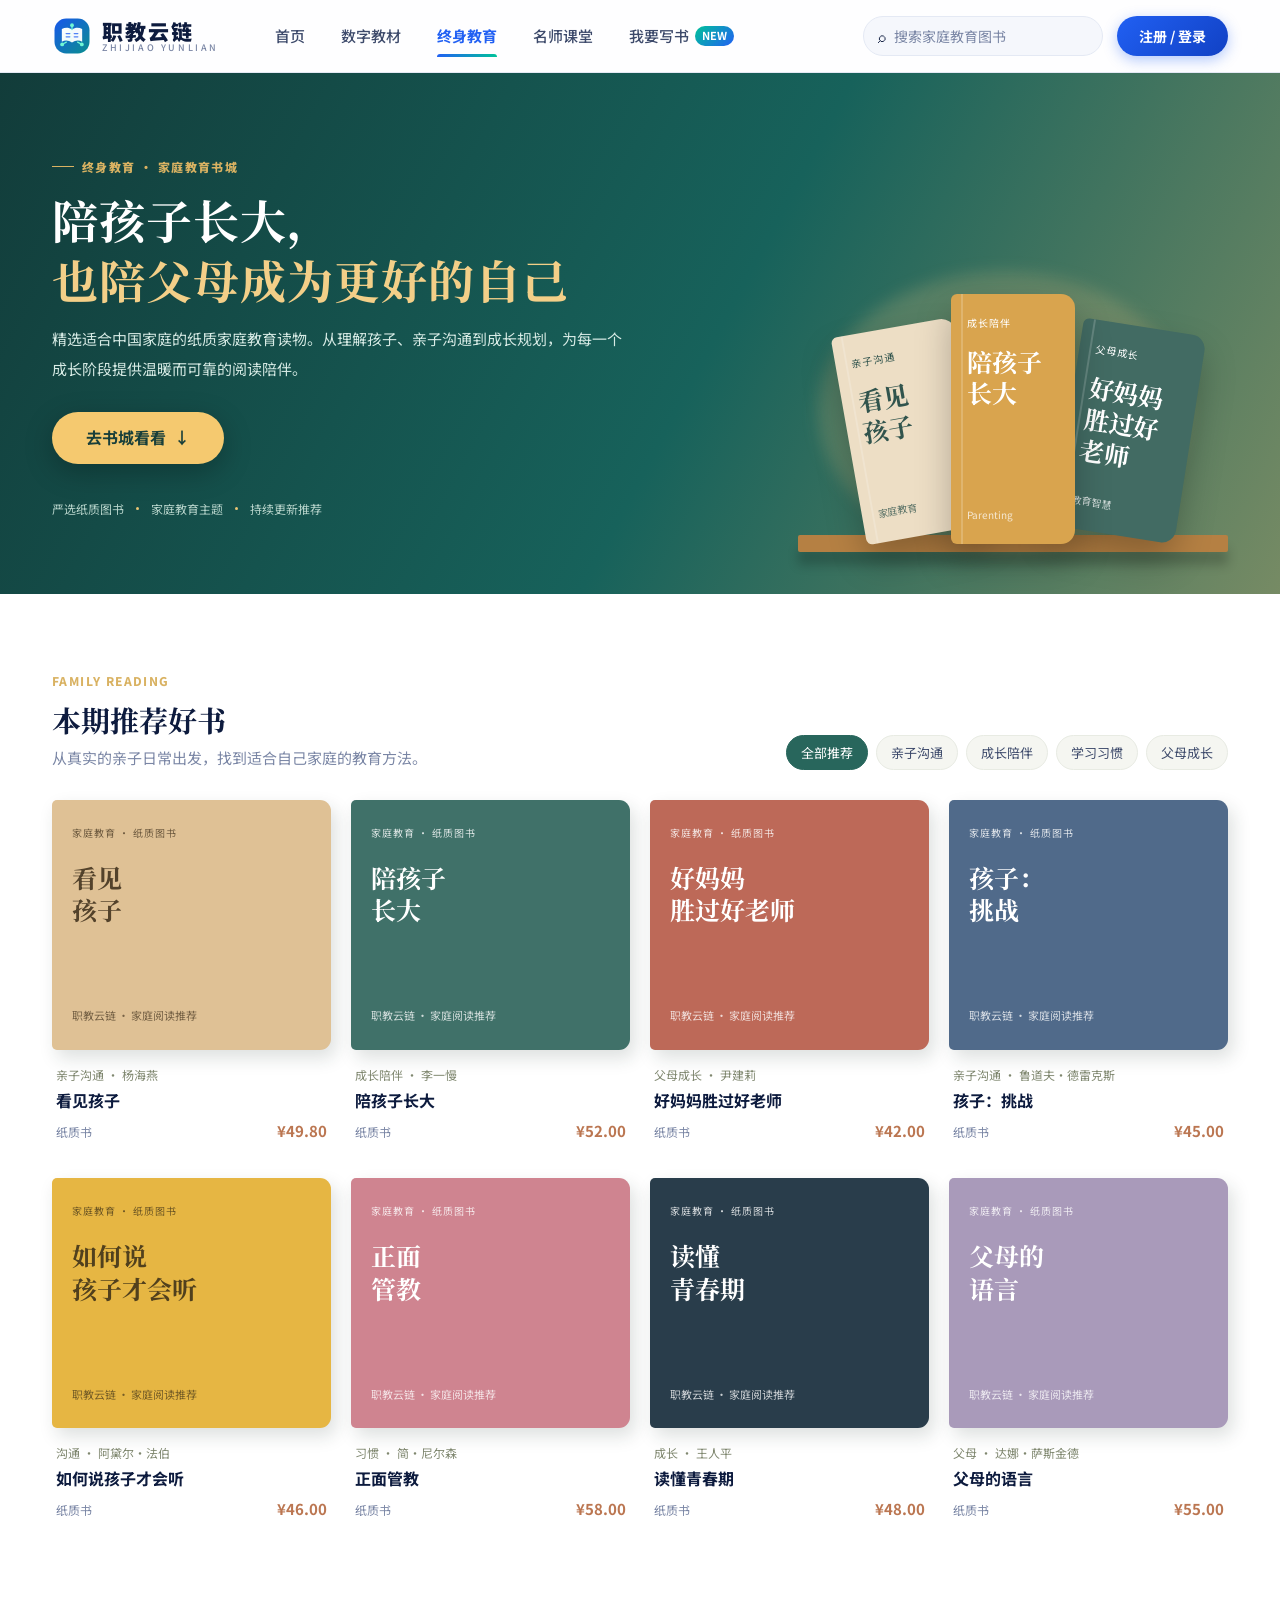
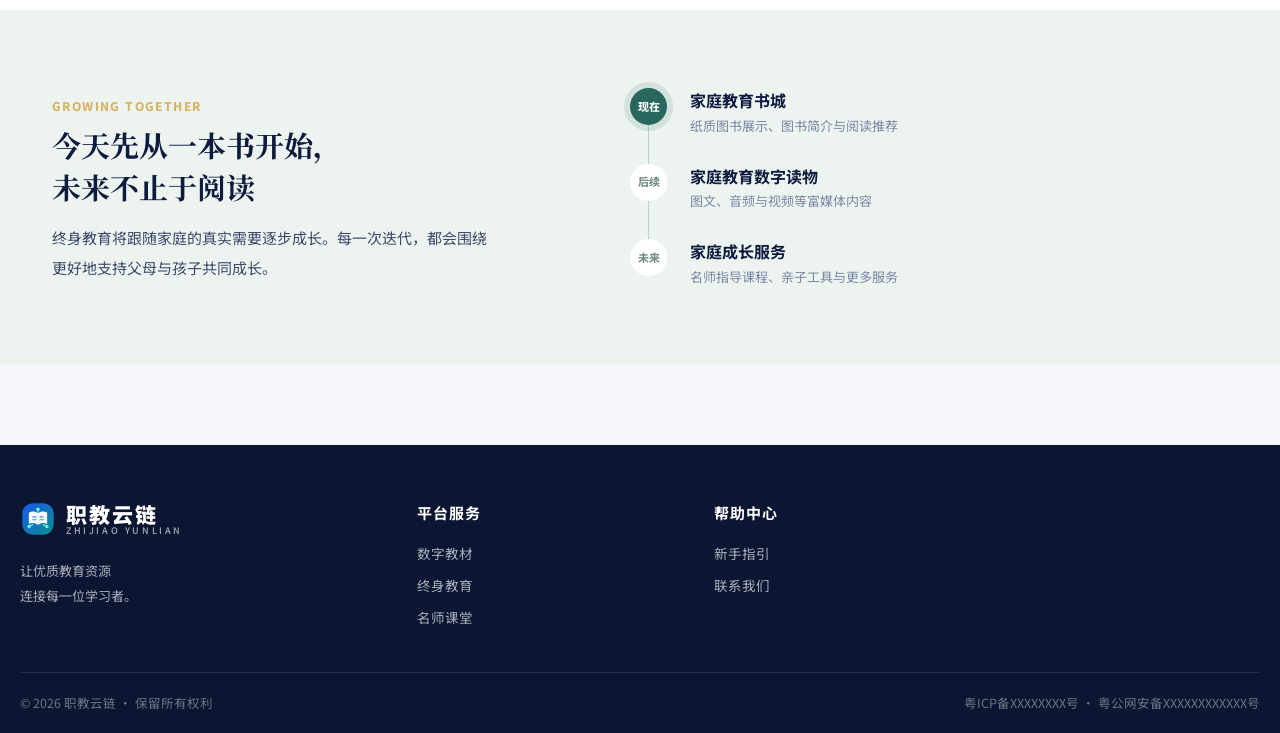
<file: lifelong.html>
<!DOCTYPE html>
<html lang="zh-CN">
<head>
<meta charset="UTF-8">
<meta name="viewport" content="width=device-width, initial-scale=1">
<title>终身教育 · 家庭教育书城 — 职教云链</title>
<link rel="stylesheet" href="assets/style.css?v=20260717b">
<link rel="stylesheet" href="assets/lifelong.css?v=20260717a">
</head>
<body>
<header class="site-header"><div class="container header-inner"><a class="logo" href="index.html"><img class="brand-mark" src="assets/logo-mark.svg" alt=""><span class="logo-text"><span class="logo-cn">职教云链</span><span class="logo-en">Zhijiao Yunlian</span></span></a><nav class="main-nav"><a href="index.html">首页</a><a href="reader.html?view=mall">数字教材</a><a class="active" href="lifelong.html">终身教育</a><a href="masterclass.html">名师课堂</a><a href="author.html" data-auth-link="author.html">我要写书<span class="nav-badge">NEW</span></a></nav><div class="header-actions"><div class="search-box life-search"><span>⌕</span><input id="lifeSearch" type="text" placeholder="搜索家庭教育图书"></div><a class="btn btn-primary" href="login.html">注册 / 登录</a></div></div></header>

<main>
  <section class="life-hero"><div class="container life-hero-inner"><div class="life-copy"><span class="life-kicker"><i></i>终身教育 · 家庭教育书城</span><h1>陪孩子长大，<br><em>也陪父母成为更好的自己</em></h1><p>精选适合中国家庭的纸质家庭教育读物。从理解孩子、亲子沟通到成长规划，为每一个成长阶段提供温暖而可靠的阅读陪伴。</p><div class="life-actions"><a class="btn btn-hero" href="#lifeBooks">去书城看看 <span>↓</span></a></div><div class="life-trust"><span>严选纸质图书</span><i></i><span>家庭教育主题</span><i></i><span>持续更新推荐</span></div></div><div class="life-shelf" aria-hidden="true"><div class="shelf-glow"></div><div class="hero-book hb1"><small>亲子沟通</small><b>看见<br>孩子</b><span>家庭教育</span></div><div class="hero-book hb2"><small>成长陪伴</small><b>陪孩子<br>长大</b><span>Parenting</span></div><div class="hero-book hb3"><small>父母成长</small><b>好妈妈<br>胜过好老师</b><span>教育智慧</span></div><div class="shelf-line"></div></div></div></section>


  <section class="life-books" id="lifeBooks"><div class="container"><div class="life-section-head"><div><span class="eyebrow">FAMILY READING</span><h2>本期推荐好书</h2><p>从真实的亲子日常出发，找到适合自己家庭的教育方法。</p></div><div class="life-filters" aria-label="图书筛选"><button class="active" data-filter="all">全部推荐</button><button data-filter="沟通">亲子沟通</button><button data-filter="成长">成长陪伴</button><button data-filter="习惯">学习习惯</button><button data-filter="父母">父母成长</button></div></div><div class="life-grid" id="lifeGrid"></div></div></section>

  <section class="life-roadmap"><div class="container"><div class="roadmap-copy"><span class="eyebrow">GROWING TOGETHER</span><h2>今天先从一本书开始，<br>未来不止于阅读</h2><p>终身教育将跟随家庭的真实需要逐步成长。每一次迭代，都会围绕更好地支持父母与孩子共同成长。</p></div><ol><li class="now"><span>现在</span><div><b>家庭教育书城</b><p>纸质图书展示、图书简介与阅读推荐</p></div></li><li><span>后续</span><div><b>家庭教育数字读物</b><p>图文、音频与视频等富媒体内容</p></div></li><li><span>未来</span><div><b>家庭成长服务</b><p>名师指导课程、亲子工具与更多服务</p></div></li></ol></div></section>
</main>

<footer class="site-footer"><div class="container footer-main"><div class="footer-brand"><a class="logo on-dark" href="index.html"><img class="brand-mark brand-mark-sm" src="assets/logo-mark.svg" alt=""><span class="logo-text"><span class="logo-cn">职教云链</span><span class="logo-en">Zhijiao Yunlian</span></span></a><p>让优质教育资源<br>连接每一位学习者。</p></div><div><h4>平台服务</h4><ul><li><a href="reader.html?view=mall">数字教材</a></li><li><a href="lifelong.html">终身教育</a></li><li><a href="masterclass.html">名师课堂</a></li></ul></div><div><h4>帮助中心</h4><ul><li><a href="#">新手指引</a></li><li><a href="#">联系我们</a></li></ul></div></div><div class="footer-bottom container"><span>© 2026 职教云链 · 保留所有权利</span><span>粤ICP备XXXXXXXX号 · 粤公网安备XXXXXXXXXXXX号</span></div></footer>

<div class="life-modal" id="lifeModal" aria-hidden="true"><div class="life-modal-box"><button class="life-close" aria-label="关闭">×</button><div id="lifeModalContent"></div></div></div>
<script src="assets/app.js?v=20260717b"></script><script src="assets/lifelong.js?v=20260717a"></script>
</body></html>
</file>
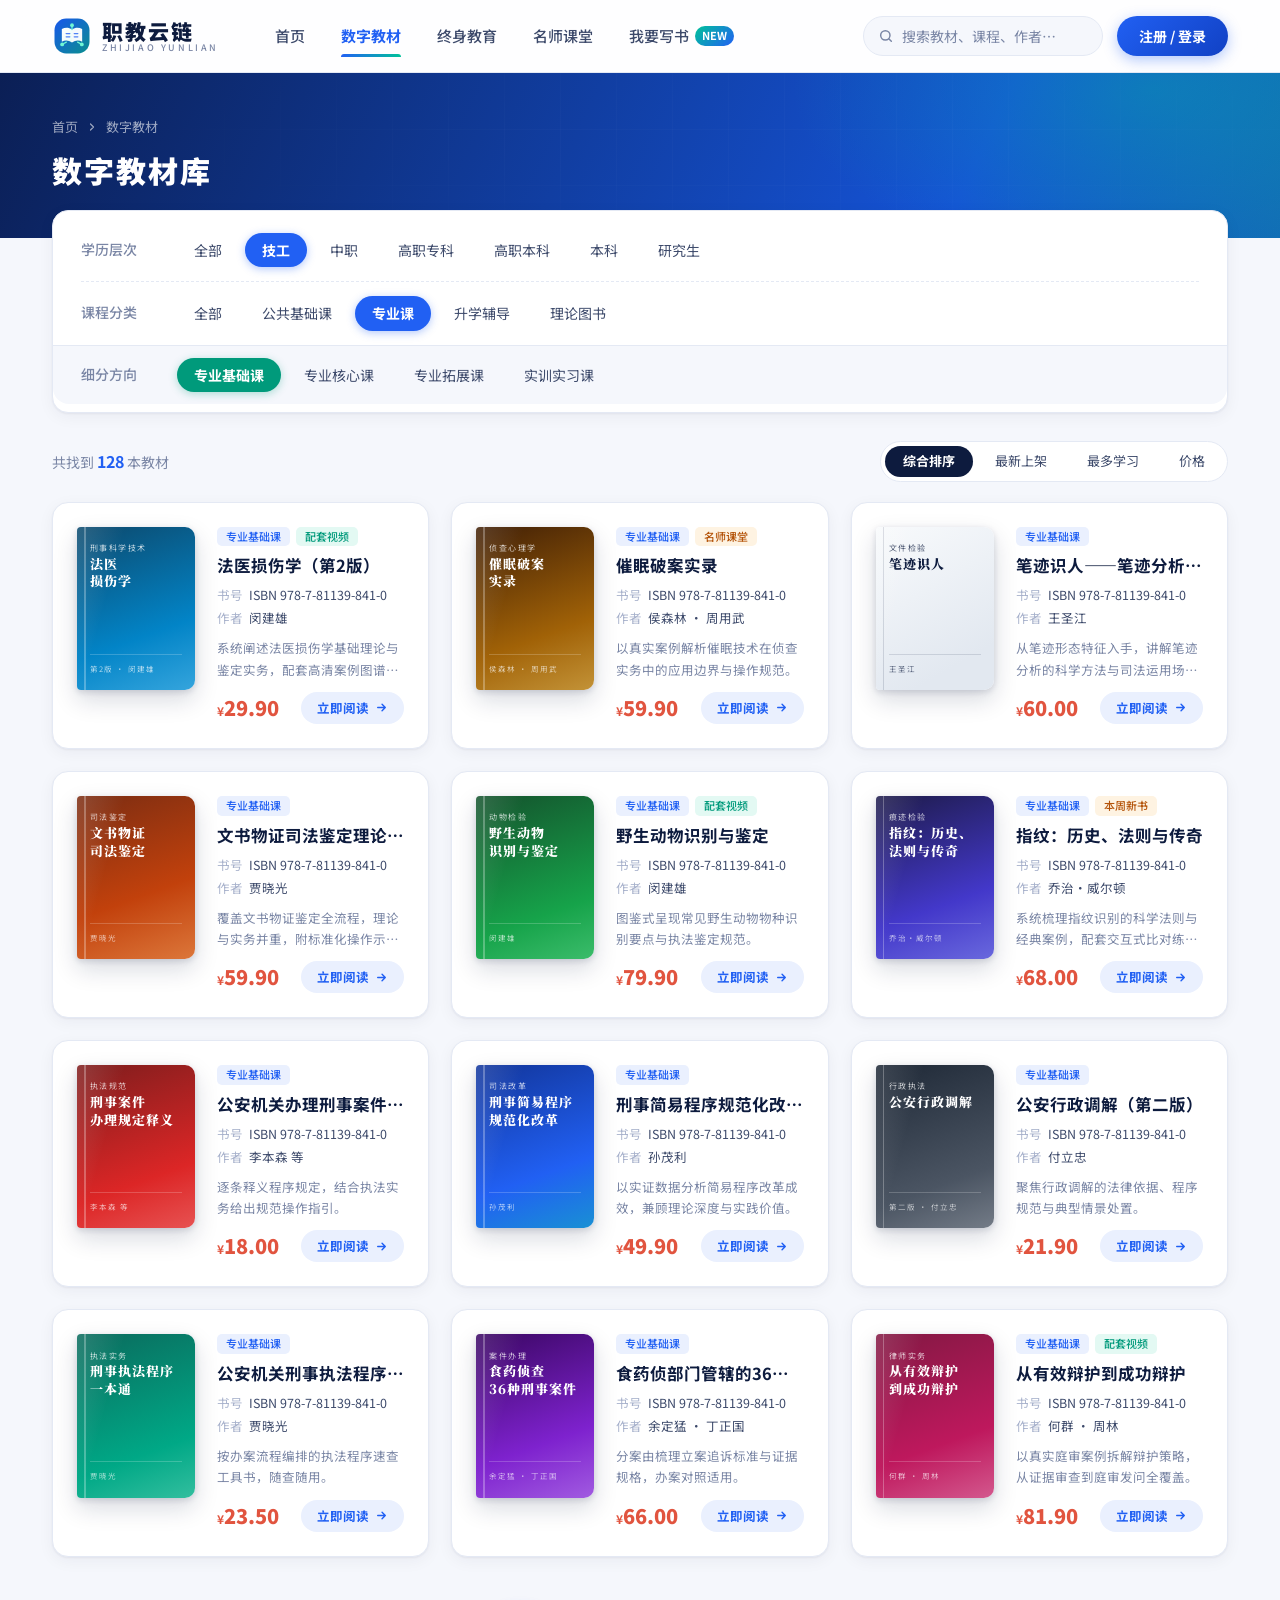
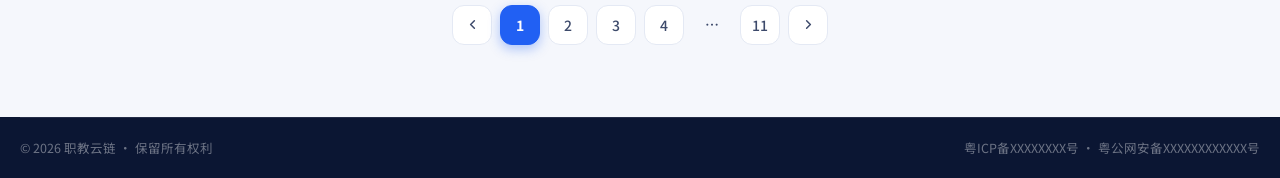
<file: list.html>
<!DOCTYPE html>
<html lang="zh-CN">
<head>
<meta charset="UTF-8">
<meta name="viewport" content="width=device-width, initial-scale=1">
<title>数字教材 — 职教云链</title>
<link rel="stylesheet" href="assets/style.css?v=20260711h">
</head>
<body>

<header class="site-header">
  <div class="container header-inner">
    <a class="logo" href="index.html">
      <img class="brand-mark" src="assets/logo-mark.svg" alt="">
      <span class="logo-text">
        <span class="logo-cn">职教云链</span>
        <span class="logo-en">Zhijiao Yunlian</span>
      </span>
    </a>
    <nav class="main-nav">
      <a href="index.html">首页</a>
      <a href="reader.html?view=mall" class="active">数字教材</a>
      <a href="lifelong.html">终身教育</a>
      <a href="masterclass.html">名师课堂</a>
      <a href="author.html" data-auth-link="author.html">我要写书<span class="nav-badge">NEW</span></a>
    </nav>
    <div class="header-actions">
      <div class="search-box">
        <svg width="16" height="16" viewBox="0 0 24 24" fill="none" stroke="currentColor" stroke-width="2.2" stroke-linecap="round"><circle cx="11" cy="11" r="7"/><path d="m20 20-3.5-3.5"/></svg>
        <input type="text" placeholder="搜索教材、课程、作者…">
      </div>
      <a class="btn btn-primary" href="login.html">注册 / 登录</a>
    </div>
  </div>
</header>

<!-- Page hero -->
<div class="list-hero">
  <div class="hero-grid-lines"></div>
  <div class="container">
    <div class="crumb">
      <a href="index.html">首页</a>
      <svg width="12" height="12" viewBox="0 0 24 24" fill="none" stroke="currentColor" stroke-width="2.4" stroke-linecap="round" stroke-linejoin="round"><path d="m9 6 6 6-6 6"/></svg>
      <span>数字教材</span>
    </div>
    <h1>数字教材库</h1>
  </div>
</div>

<main class="container">
  <!-- 筛选 -->
  <div class="filter-card">
    <div class="filter-row">
      <span class="filter-label">学历层次</span>
      <div class="filter-opts">
        <span class="filter-opt">全部</span>
        <span class="filter-opt active">技工</span>
        <span class="filter-opt">中职</span>
        <span class="filter-opt">高职专科</span>
        <span class="filter-opt">高职本科</span>
        <span class="filter-opt">本科</span>
        <span class="filter-opt">研究生</span>
      </div>
    </div>
    <div class="filter-row">
      <span class="filter-label">课程分类</span>
      <div class="filter-opts">
        <span class="filter-opt">全部</span>
        <span class="filter-opt">公共基础课</span>
        <span class="filter-opt active">专业课</span>
        <span class="filter-opt">升学辅导</span>
        <span class="filter-opt">理论图书</span>
      </div>
    </div>
    <div class="filter-row sub-row">
      <span class="filter-label" style="padding-left:28px;">细分方向</span>
      <div class="filter-opts">
        <span class="filter-opt active">专业基础课</span>
        <span class="filter-opt">专业核心课</span>
        <span class="filter-opt">专业拓展课</span>
        <span class="filter-opt">实训实习课</span>
      </div>
    </div>
  </div>

  <!-- 工具栏 -->
  <div class="list-toolbar">
    <span class="count">共找到 <strong>128</strong> 本教材</span>
    <div class="sort-opts">
      <span class="sort-opt active">综合排序</span>
      <span class="sort-opt">最新上架</span>
      <span class="sort-opt">最多学习</span>
      <span class="sort-opt">价格</span>
    </div>
  </div>

  <!-- 书架 -->
  <div class="shelf">

    <a class="shelf-card" href="#">
      <div class="s-cover"><div class="cover cv-6"><div><div class="c-sub">刑事科学技术</div><div class="c-title">法医<br>损伤学</div></div><div class="c-foot">第2版 · 闵建雄</div></div></div>
      <div class="shelf-body">
        <div class="tag-row"><span class="tag tag-blue">专业基础课</span><span class="tag tag-teal">配套视频</span></div>
        <div class="s-title">法医损伤学（第2版）</div>
        <div class="meta-line"><span class="k">书号</span><span class="v">ISBN 978-7-81139-841-0</span></div>
        <div class="meta-line"><span class="k">作者</span><span class="v">闵建雄</span></div>
        <div class="s-desc">系统阐述法医损伤学基础理论与鉴定实务，配套高清案例图谱与章节自测。</div>
        <div class="shelf-foot">
          <span class="price"><span class="yen">¥</span>29.90</span>
          <span class="btn-mini">立即阅读
            <svg width="13" height="13" viewBox="0 0 24 24" fill="none" stroke="currentColor" stroke-width="2.6" stroke-linecap="round" stroke-linejoin="round"><path d="M5 12h14M13 6l6 6-6 6"/></svg>
          </span>
        </div>
      </div>
    </a>

    <a class="shelf-card" href="#">
      <div class="s-cover"><div class="cover cv-8"><div><div class="c-sub">侦查心理学</div><div class="c-title">催眠破案<br>实录</div></div><div class="c-foot">侯森林 · 周用武</div></div></div>
      <div class="shelf-body">
        <div class="tag-row"><span class="tag tag-blue">专业基础课</span><span class="tag tag-amber">名师课堂</span></div>
        <div class="s-title">催眠破案实录</div>
        <div class="meta-line"><span class="k">书号</span><span class="v">ISBN 978-7-81139-841-0</span></div>
        <div class="meta-line"><span class="k">作者</span><span class="v">侯森林 · 周用武</span></div>
        <div class="s-desc">以真实案例解析催眠技术在侦查实务中的应用边界与操作规范。</div>
        <div class="shelf-foot">
          <span class="price"><span class="yen">¥</span>59.90</span>
          <span class="btn-mini">立即阅读
            <svg width="13" height="13" viewBox="0 0 24 24" fill="none" stroke="currentColor" stroke-width="2.6" stroke-linecap="round" stroke-linejoin="round"><path d="M5 12h14M13 6l6 6-6 6"/></svg>
          </span>
        </div>
      </div>
    </a>

    <a class="shelf-card" href="#">
      <div class="s-cover"><div class="cover cv-10 light"><div><div class="c-sub">文件检验</div><div class="c-title">笔迹识人</div></div><div class="c-foot">王圣江</div></div></div>
      <div class="shelf-body">
        <div class="tag-row"><span class="tag tag-blue">专业基础课</span></div>
        <div class="s-title">笔迹识人——笔迹分析与运用</div>
        <div class="meta-line"><span class="k">书号</span><span class="v">ISBN 978-7-81139-841-0</span></div>
        <div class="meta-line"><span class="k">作者</span><span class="v">王圣江</span></div>
        <div class="s-desc">从笔迹形态特征入手，讲解笔迹分析的科学方法与司法运用场景。</div>
        <div class="shelf-foot">
          <span class="price"><span class="yen">¥</span>60.00</span>
          <span class="btn-mini">立即阅读
            <svg width="13" height="13" viewBox="0 0 24 24" fill="none" stroke="currentColor" stroke-width="2.6" stroke-linecap="round" stroke-linejoin="round"><path d="M5 12h14M13 6l6 6-6 6"/></svg>
          </span>
        </div>
      </div>
    </a>

    <a class="shelf-card" href="#">
      <div class="s-cover"><div class="cover cv-3"><div><div class="c-sub">司法鉴定</div><div class="c-title">文书物证<br>司法鉴定</div></div><div class="c-foot">贾晓光</div></div></div>
      <div class="shelf-body">
        <div class="tag-row"><span class="tag tag-blue">专业基础课</span></div>
        <div class="s-title">文书物证司法鉴定理论与实务</div>
        <div class="meta-line"><span class="k">书号</span><span class="v">ISBN 978-7-81139-841-0</span></div>
        <div class="meta-line"><span class="k">作者</span><span class="v">贾晓光</span></div>
        <div class="s-desc">覆盖文书物证鉴定全流程，理论与实务并重，附标准化操作示例。</div>
        <div class="shelf-foot">
          <span class="price"><span class="yen">¥</span>59.90</span>
          <span class="btn-mini">立即阅读
            <svg width="13" height="13" viewBox="0 0 24 24" fill="none" stroke="currentColor" stroke-width="2.6" stroke-linecap="round" stroke-linejoin="round"><path d="M5 12h14M13 6l6 6-6 6"/></svg>
          </span>
        </div>
      </div>
    </a>

    <a class="shelf-card" href="#">
      <div class="s-cover"><div class="cover cv-7"><div><div class="c-sub">动物检验</div><div class="c-title">野生动物<br>识别与鉴定</div></div><div class="c-foot">闵建雄</div></div></div>
      <div class="shelf-body">
        <div class="tag-row"><span class="tag tag-blue">专业基础课</span><span class="tag tag-teal">配套视频</span></div>
        <div class="s-title">野生动物识别与鉴定</div>
        <div class="meta-line"><span class="k">书号</span><span class="v">ISBN 978-7-81139-841-0</span></div>
        <div class="meta-line"><span class="k">作者</span><span class="v">闵建雄</span></div>
        <div class="s-desc">图鉴式呈现常见野生动物物种识别要点与执法鉴定规范。</div>
        <div class="shelf-foot">
          <span class="price"><span class="yen">¥</span>79.90</span>
          <span class="btn-mini">立即阅读
            <svg width="13" height="13" viewBox="0 0 24 24" fill="none" stroke="currentColor" stroke-width="2.6" stroke-linecap="round" stroke-linejoin="round"><path d="M5 12h14M13 6l6 6-6 6"/></svg>
          </span>
        </div>
      </div>
    </a>

    <a class="shelf-card" href="#">
      <div class="s-cover"><div class="cover cv-4"><div><div class="c-sub">痕迹检验</div><div class="c-title">指纹：历史、<br>法则与传奇</div></div><div class="c-foot">乔治·威尔顿</div></div></div>
      <div class="shelf-body">
        <div class="tag-row"><span class="tag tag-blue">专业基础课</span><span class="tag tag-amber">本周新书</span></div>
        <div class="s-title">指纹：历史、法则与传奇</div>
        <div class="meta-line"><span class="k">书号</span><span class="v">ISBN 978-7-81139-841-0</span></div>
        <div class="meta-line"><span class="k">作者</span><span class="v">乔治·威尔顿</span></div>
        <div class="s-desc">系统梳理指纹识别的科学法则与经典案例，配套交互式比对练习。</div>
        <div class="shelf-foot">
          <span class="price"><span class="yen">¥</span>68.00</span>
          <span class="btn-mini">立即阅读
            <svg width="13" height="13" viewBox="0 0 24 24" fill="none" stroke="currentColor" stroke-width="2.6" stroke-linecap="round" stroke-linejoin="round"><path d="M5 12h14M13 6l6 6-6 6"/></svg>
          </span>
        </div>
      </div>
    </a>

    <a class="shelf-card" href="#">
      <div class="s-cover"><div class="cover cv-12"><div><div class="c-sub">执法规范</div><div class="c-title">刑事案件<br>办理规定释义</div></div><div class="c-foot">李本森 等</div></div></div>
      <div class="shelf-body">
        <div class="tag-row"><span class="tag tag-blue">专业基础课</span></div>
        <div class="s-title">公安机关办理刑事案件程序规定释义与实务指南</div>
        <div class="meta-line"><span class="k">书号</span><span class="v">ISBN 978-7-81139-841-0</span></div>
        <div class="meta-line"><span class="k">作者</span><span class="v">李本森 等</span></div>
        <div class="s-desc">逐条释义程序规定，结合执法实务给出规范操作指引。</div>
        <div class="shelf-foot">
          <span class="price"><span class="yen">¥</span>18.00</span>
          <span class="btn-mini">立即阅读
            <svg width="13" height="13" viewBox="0 0 24 24" fill="none" stroke="currentColor" stroke-width="2.6" stroke-linecap="round" stroke-linejoin="round"><path d="M5 12h14M13 6l6 6-6 6"/></svg>
          </span>
        </div>
      </div>
    </a>

    <a class="shelf-card" href="#">
      <div class="s-cover"><div class="cover cv-1"><div><div class="c-sub">司法改革</div><div class="c-title">刑事简易程序<br>规范化改革</div></div><div class="c-foot">孙茂利</div></div></div>
      <div class="shelf-body">
        <div class="tag-row"><span class="tag tag-blue">专业基础课</span></div>
        <div class="s-title">刑事简易程序规范化改革实证研究</div>
        <div class="meta-line"><span class="k">书号</span><span class="v">ISBN 978-7-81139-841-0</span></div>
        <div class="meta-line"><span class="k">作者</span><span class="v">孙茂利</span></div>
        <div class="s-desc">以实证数据分析简易程序改革成效，兼顾理论深度与实践价值。</div>
        <div class="shelf-foot">
          <span class="price"><span class="yen">¥</span>49.90</span>
          <span class="btn-mini">立即阅读
            <svg width="13" height="13" viewBox="0 0 24 24" fill="none" stroke="currentColor" stroke-width="2.6" stroke-linecap="round" stroke-linejoin="round"><path d="M5 12h14M13 6l6 6-6 6"/></svg>
          </span>
        </div>
      </div>
    </a>

    <a class="shelf-card" href="#">
      <div class="s-cover"><div class="cover cv-9"><div><div class="c-sub">行政执法</div><div class="c-title">公安行政调解</div></div><div class="c-foot">第二版 · 付立忠</div></div></div>
      <div class="shelf-body">
        <div class="tag-row"><span class="tag tag-blue">专业基础课</span></div>
        <div class="s-title">公安行政调解（第二版）</div>
        <div class="meta-line"><span class="k">书号</span><span class="v">ISBN 978-7-81139-841-0</span></div>
        <div class="meta-line"><span class="k">作者</span><span class="v">付立忠</span></div>
        <div class="s-desc">聚焦行政调解的法律依据、程序规范与典型情景处置。</div>
        <div class="shelf-foot">
          <span class="price"><span class="yen">¥</span>21.90</span>
          <span class="btn-mini">立即阅读
            <svg width="13" height="13" viewBox="0 0 24 24" fill="none" stroke="currentColor" stroke-width="2.6" stroke-linecap="round" stroke-linejoin="round"><path d="M5 12h14M13 6l6 6-6 6"/></svg>
          </span>
        </div>
      </div>
    </a>

    <a class="shelf-card" href="#">
      <div class="s-cover"><div class="cover cv-2"><div><div class="c-sub">执法实务</div><div class="c-title">刑事执法程序<br>一本通</div></div><div class="c-foot">贾晓光</div></div></div>
      <div class="shelf-body">
        <div class="tag-row"><span class="tag tag-blue">专业基础课</span></div>
        <div class="s-title">公安机关刑事执法程序一本通</div>
        <div class="meta-line"><span class="k">书号</span><span class="v">ISBN 978-7-81139-841-0</span></div>
        <div class="meta-line"><span class="k">作者</span><span class="v">贾晓光</span></div>
        <div class="s-desc">按办案流程编排的执法程序速查工具书，随查随用。</div>
        <div class="shelf-foot">
          <span class="price"><span class="yen">¥</span>23.50</span>
          <span class="btn-mini">立即阅读
            <svg width="13" height="13" viewBox="0 0 24 24" fill="none" stroke="currentColor" stroke-width="2.6" stroke-linecap="round" stroke-linejoin="round"><path d="M5 12h14M13 6l6 6-6 6"/></svg>
          </span>
        </div>
      </div>
    </a>

    <a class="shelf-card" href="#">
      <div class="s-cover"><div class="cover cv-11"><div><div class="c-sub">案件办理</div><div class="c-title">食药侦查<br>36种刑事案件</div></div><div class="c-foot">余定猛 · 丁正国</div></div></div>
      <div class="shelf-body">
        <div class="tag-row"><span class="tag tag-blue">专业基础课</span></div>
        <div class="s-title">食药侦部门管辖的36种刑事案件立案追诉标准</div>
        <div class="meta-line"><span class="k">书号</span><span class="v">ISBN 978-7-81139-841-0</span></div>
        <div class="meta-line"><span class="k">作者</span><span class="v">余定猛 · 丁正国</span></div>
        <div class="s-desc">分案由梳理立案追诉标准与证据规格，办案对照适用。</div>
        <div class="shelf-foot">
          <span class="price"><span class="yen">¥</span>66.00</span>
          <span class="btn-mini">立即阅读
            <svg width="13" height="13" viewBox="0 0 24 24" fill="none" stroke="currentColor" stroke-width="2.6" stroke-linecap="round" stroke-linejoin="round"><path d="M5 12h14M13 6l6 6-6 6"/></svg>
          </span>
        </div>
      </div>
    </a>

    <a class="shelf-card" href="#">
      <div class="s-cover"><div class="cover cv-5"><div><div class="c-sub">律师实务</div><div class="c-title">从有效辩护<br>到成功辩护</div></div><div class="c-foot">何群 · 周林</div></div></div>
      <div class="shelf-body">
        <div class="tag-row"><span class="tag tag-blue">专业基础课</span><span class="tag tag-teal">配套视频</span></div>
        <div class="s-title">从有效辩护到成功辩护</div>
        <div class="meta-line"><span class="k">书号</span><span class="v">ISBN 978-7-81139-841-0</span></div>
        <div class="meta-line"><span class="k">作者</span><span class="v">何群 · 周林</span></div>
        <div class="s-desc">以真实庭审案例拆解辩护策略，从证据审查到庭审发问全覆盖。</div>
        <div class="shelf-foot">
          <span class="price"><span class="yen">¥</span>81.90</span>
          <span class="btn-mini">立即阅读
            <svg width="13" height="13" viewBox="0 0 24 24" fill="none" stroke="currentColor" stroke-width="2.6" stroke-linecap="round" stroke-linejoin="round"><path d="M5 12h14M13 6l6 6-6 6"/></svg>
          </span>
        </div>
      </div>
    </a>

  </div>

  <!-- 分页 -->
  <div class="pagination">
    <button class="page-btn" aria-label="上一页">
      <svg width="15" height="15" viewBox="0 0 24 24" fill="none" stroke="currentColor" stroke-width="2.4" stroke-linecap="round" stroke-linejoin="round"><path d="m15 6-6 6 6 6"/></svg>
    </button>
    <button class="page-btn active">1</button>
    <button class="page-btn">2</button>
    <button class="page-btn">3</button>
    <button class="page-btn">4</button>
    <span class="page-btn dots">…</span>
    <button class="page-btn">11</button>
    <button class="page-btn" aria-label="下一页">
      <svg width="15" height="15" viewBox="0 0 24 24" fill="none" stroke="currentColor" stroke-width="2.4" stroke-linecap="round" stroke-linejoin="round"><path d="m9 6 6 6-6 6"/></svg>
    </button>
  </div>
</main>

<footer class="site-footer" style="margin-top:0;">
  <div class="footer-bottom container">
    <span>© 2026 职教云链 · 保留所有权利</span>
    <span>粤ICP备XXXXXXXX号 · 粤公网安备XXXXXXXXXXXX号</span>
  </div>
</footer>

<script src="assets/app.js?v=20260711h"></script>
</body>
</html>
</file>
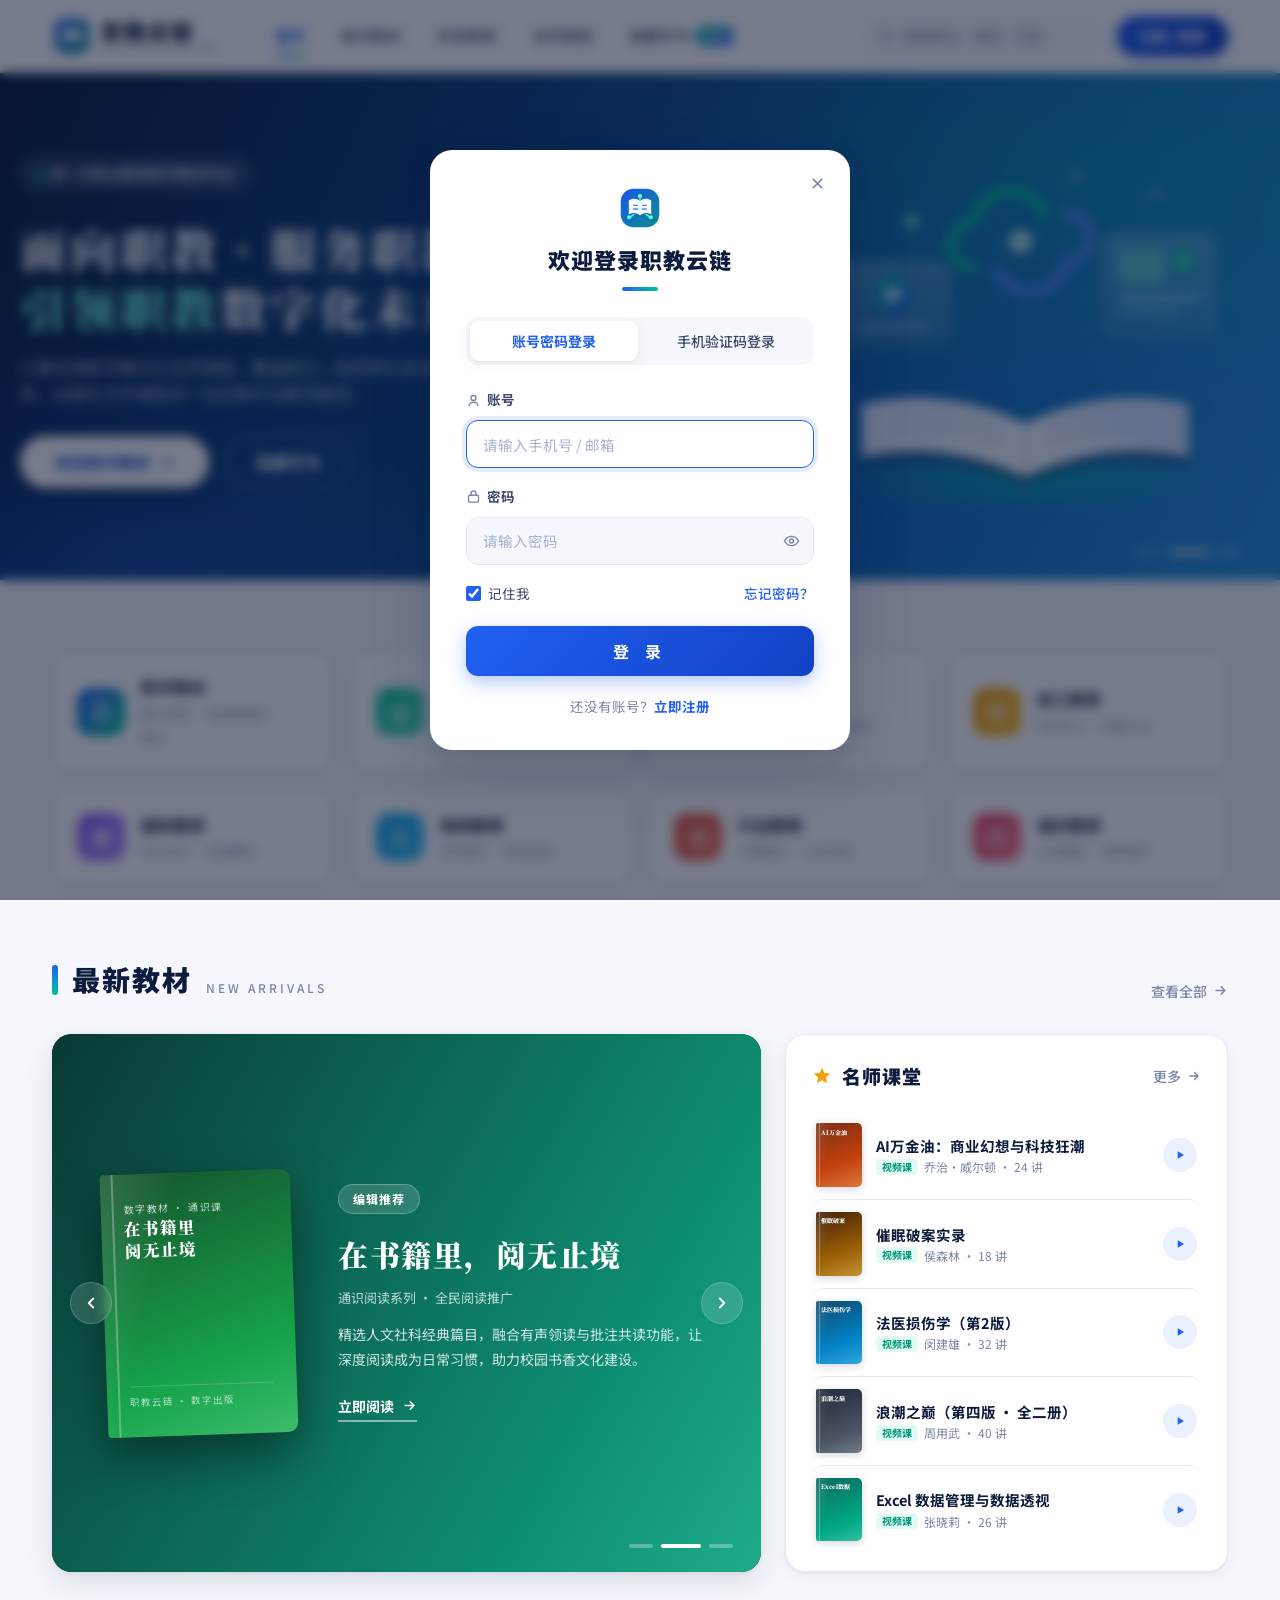
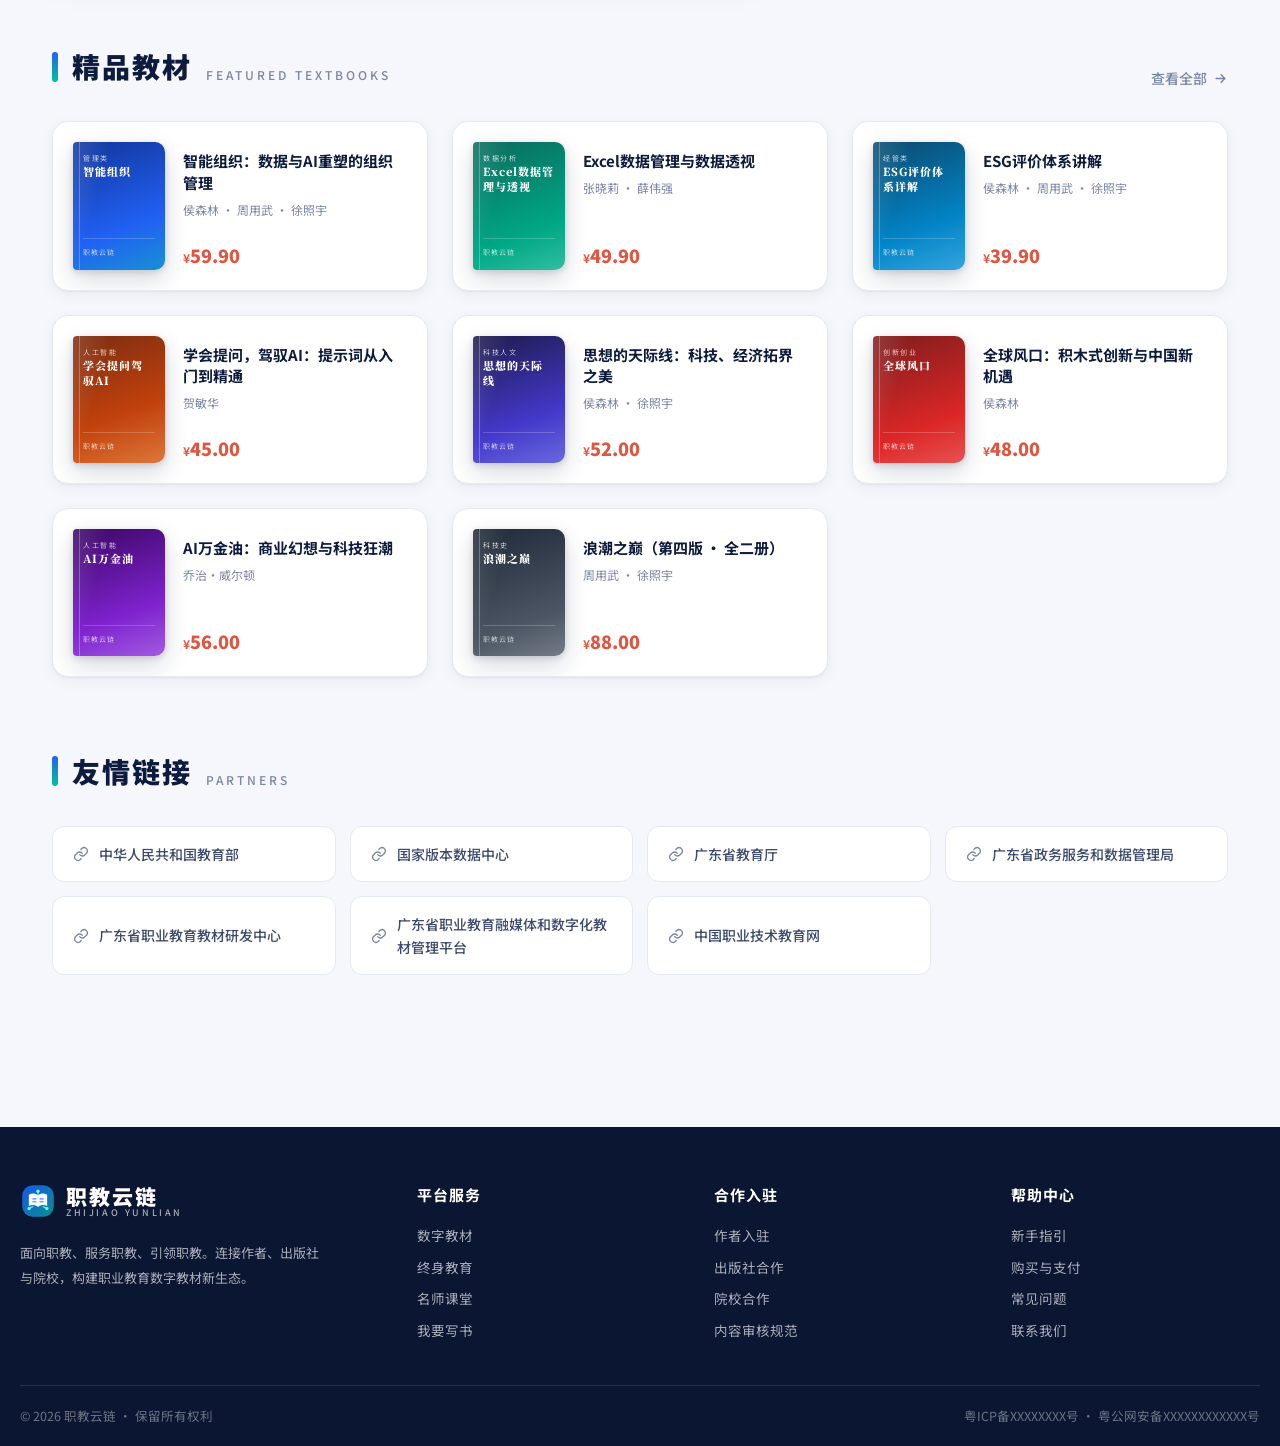
<file: login.html>
<!DOCTYPE html>
<html lang="zh-CN">
<head>
<meta charset="UTF-8">
<meta name="viewport" content="width=device-width, initial-scale=1">
<title>登录 — 职教云链</title>
<!-- 登录已改为全站弹框形式，此页面仅作兼容跳转 -->
<meta http-equiv="refresh" content="0; url=index.html#login">
<script>location.replace('index.html#login');</script>
</head>
<body></body>
</html>
</file>
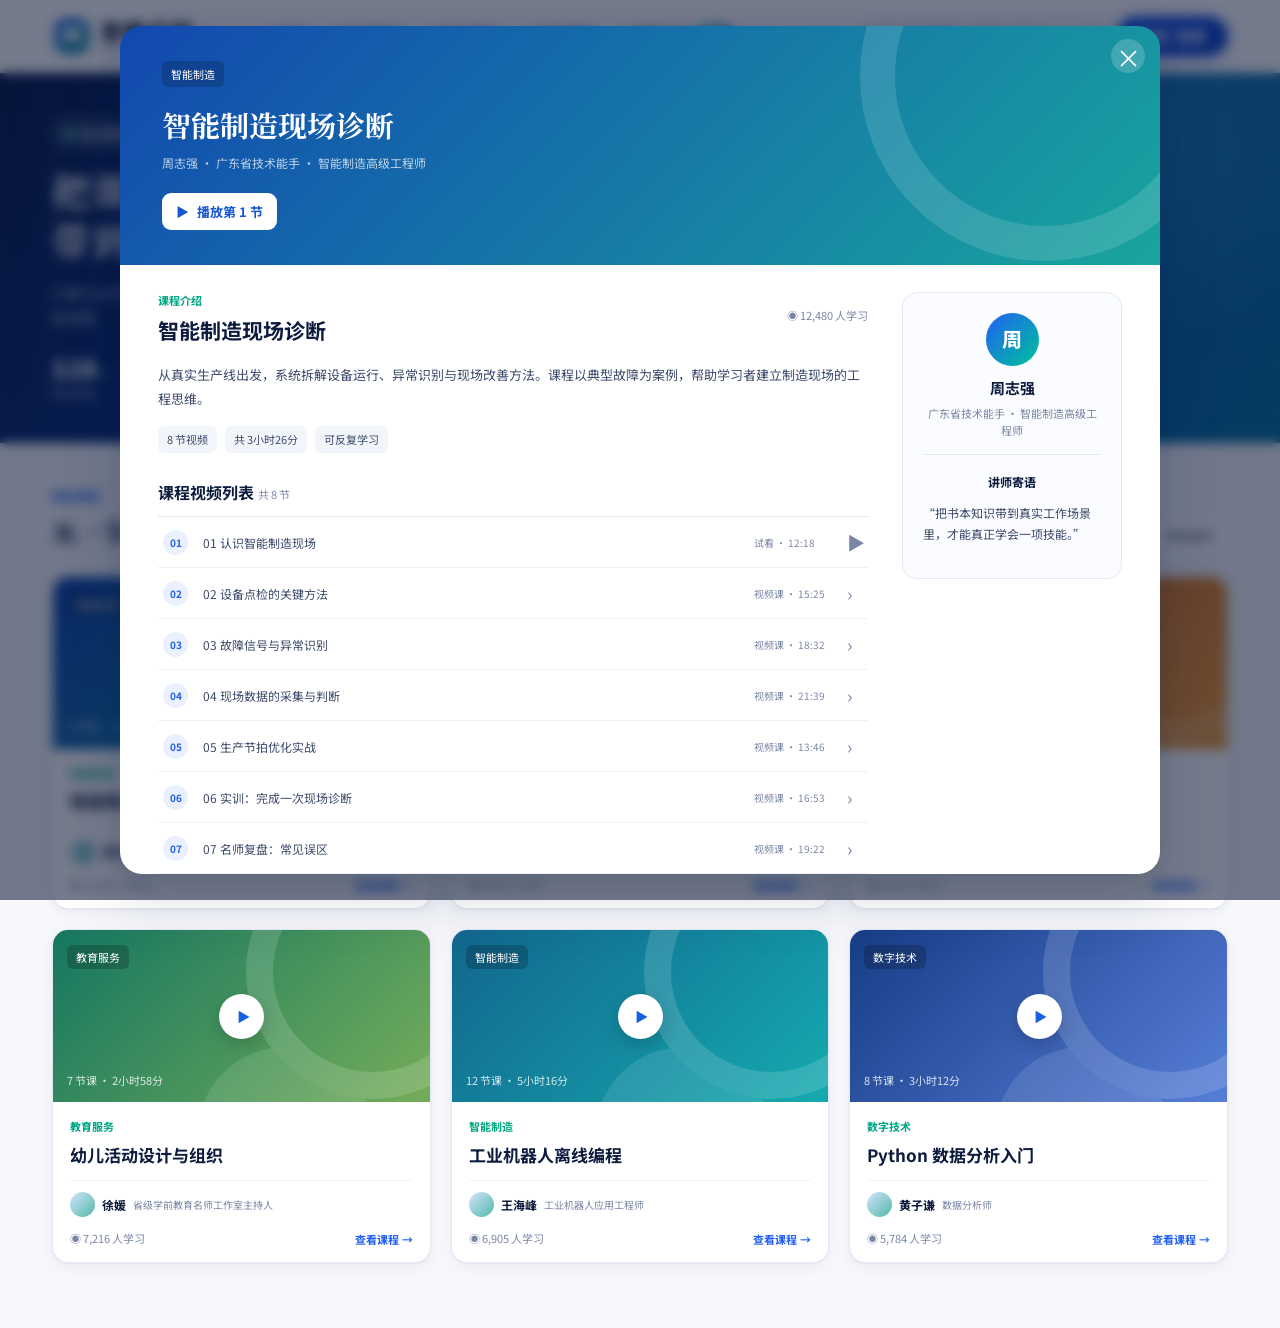
<file: masterclass.html>
<!DOCTYPE html>
<html lang="zh-CN">
<head>
<meta charset="UTF-8">
<meta name="viewport" content="width=device-width, initial-scale=1">
<title>名师课堂 — 职教云链</title>
<link rel="stylesheet" href="assets/style.css?v=20260716b">
<link rel="stylesheet" href="assets/masterclass.css?v=20260716b">
</head>
<body>
<header class="site-header"><div class="container header-inner"><a class="logo" href="index.html"><img class="brand-mark" src="assets/logo-mark.svg" alt=""><span class="logo-text"><span class="logo-cn">职教云链</span><span class="logo-en">Zhijiao Yunlian</span></span></a><nav class="main-nav"><a href="index.html">首页</a><a href="reader.html?view=mall">数字教材</a><a href="lifelong.html">终身教育</a><a class="active" href="masterclass.html">名师课堂</a><a href="author.html" data-auth-link="author.html">我要写书<span class="nav-badge">NEW</span></a></nav><div class="header-actions"><div class="search-box"><svg width="16" height="16" viewBox="0 0 24 24" fill="none" stroke="currentColor" stroke-width="2.2" stroke-linecap="round"><circle cx="11" cy="11" r="7"/><path d="m20 20-3.5-3.5"/></svg><input id="mcSearch" type="text" placeholder="搜索课程、讲师、专业…"></div><a class="btn btn-primary" href="login.html">注册 / 登录</a></div></div></header>
<main class="mc-page">
 <section class="mc-hero"><div class="container mc-hero-inner"><div><span class="mc-kicker"><i></i>职业教育名师视频精品课</span><h1>把课堂里的真功夫<br>带到每一位学习者身边</h1><p>汇聚行业专家与职业院校名师，以真实项目、实操演示和系统讲解，打开专业学习的新视野。</p><div class="mc-hero-data"><b>128<span>+</span><small>精品课程</small></b><b>86<span>位</span><small>行业名师</small></b><b>18<span>万+</span><small>学习人次</small></b></div></div></div></section>
 <section class="container mc-content"><div class="mc-section-head"><div><span>精选课程</span><h2>从一节好课开始，学会一项真本领</h2></div><div class="mc-filters"><button class="active" data-filter="all">全部</button><button data-filter="制造">智能制造</button><button data-filter="数字">数字技术</button><button data-filter="商贸">财经商贸</button><button data-filter="教育">教育服务</button></div></div><div class="mc-course-grid" id="mcCourses"></div></section>
</main>
<div class="mc-detail" id="mcDetail" aria-hidden="true"><div class="mc-detail-panel"><button class="mc-close" aria-label="关闭">×</button><div id="mcDetailContent"></div></div></div>
<script src="assets/app.js?v=20260716b"></script><script src="assets/masterclass.js?v=20260716b"></script>
</body></html>
</file>
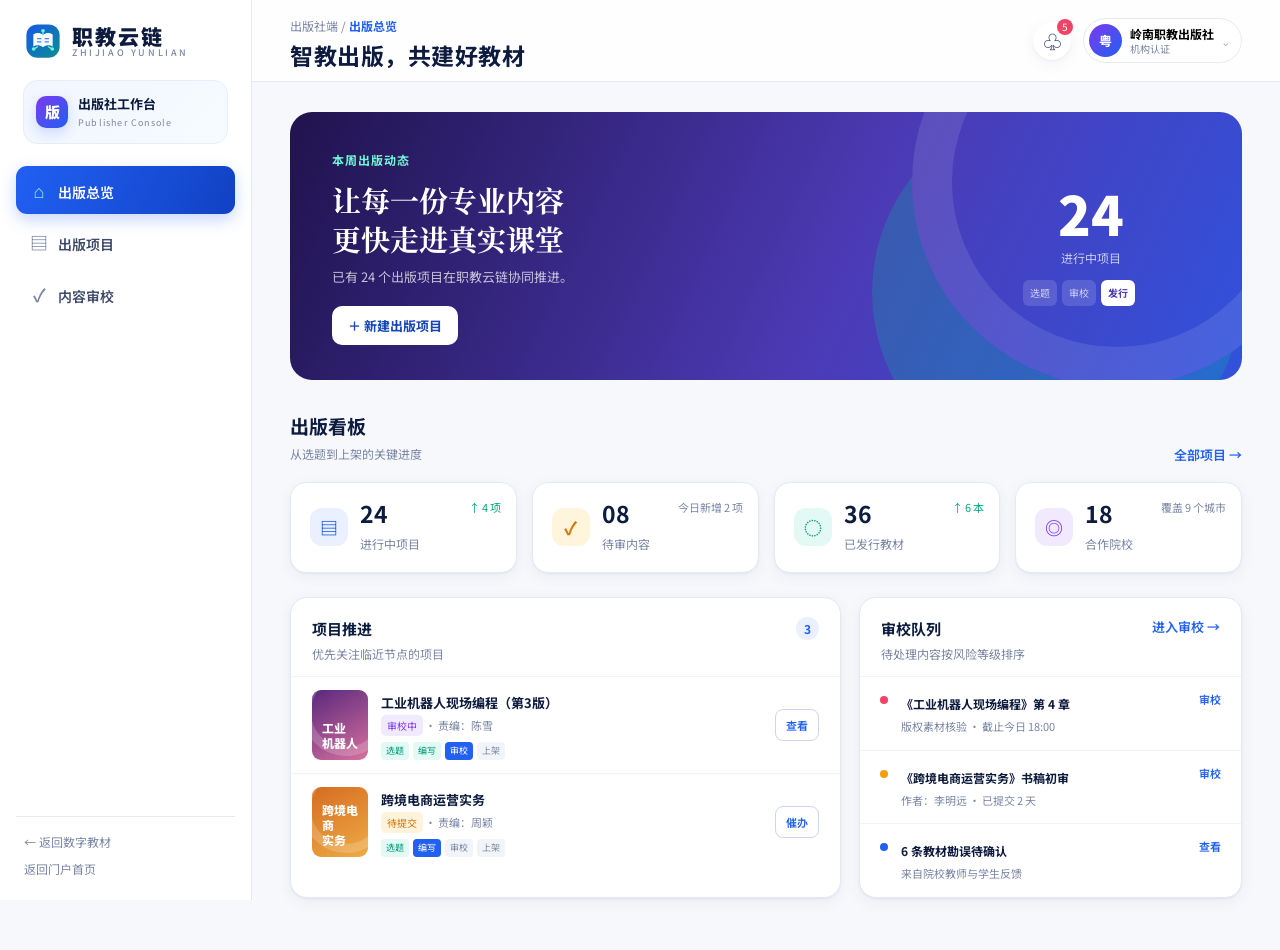
<file: publisher.html>
<!DOCTYPE html>
<html lang="zh-CN">
<head><meta charset="UTF-8"><meta name="viewport" content="width=device-width, initial-scale=1"><title>出版社端 — 职教云链</title><link rel="stylesheet" href="assets/style.css?v=20260716a"><link rel="stylesheet" href="assets/workbench.css?v=20260716a"></head>
<body>
<div class="wb-app wb-publisher" data-role="publisher">
  <aside class="wb-side"><a class="logo" href="index.html"><img class="brand-mark brand-mark-reader" src="assets/logo-mark.svg" alt=""><span class="logo-text"><span class="logo-cn">职教云链</span><span class="logo-en">Zhijiao Yunlian</span></span></a><div class="wb-role"><span class="wb-role-dot pub">版</span><div><b>出版社工作台</b><small>Publisher Console</small></div></div><nav class="wb-nav"><button class="active" data-panel="home"><i>⌂</i>出版总览</button><button data-panel="projects"><i>▤</i>出版项目</button><button data-panel="review"><i>✓</i>内容审校</button></nav><div class="wb-side-bottom"><a href="reader.html">← 返回数字教材</a><a href="index.html">返回门户首页</a></div></aside>
  <main class="wb-main"><header class="wb-top"><div><span class="wb-crumb">出版社端 / <b id="wbCrumb">出版总览</b></span><h1 id="wbTitle">智教出版，共建好教材</h1></div><div class="wb-top-actions"><button class="wb-icon-btn" data-toast="有 5 条新的待审消息">♧<em>5</em></button><button class="wb-user" data-toast="机构设置功能开发中"><span class="pub-avatar">粤</span><b>岭南职教出版社<small>机构认证</small></b><i>⌄</i></button></div></header>
  <div class="wb-scroll">
    <section class="wb-panel active" id="panel-home"><div class="wb-pub-hero"><div><span class="wb-kicker">本周出版动态</span><h2>让每一份专业内容<br>更快走进真实课堂</h2><p>已有 24 个出版项目在职教云链协同推进。</p><button class="wb-primary" data-action="create">＋ 新建出版项目</button></div><div class="pub-steps"><b>24</b><span>进行中项目</span><div><i>选题</i><i>审校</i><i class="active">发行</i></div></div></div><div class="wb-section-head"><div><h2>出版看板</h2><p>从选题到上架的关键进度</p></div><button class="wb-text-btn" data-panel-jump="projects">全部项目 →</button></div><div class="wb-metrics pub-metrics"><article><span class="blue">▤</span><div><b>24</b><p>进行中项目</p></div><small class="up">↑ 4 项</small></article><article><span class="gold">✓</span><div><b>08</b><p>待审内容</p></div><small>今日新增 2 项</small></article><article><span class="mint">◌</span><div><b>36</b><p>已发行教材</p></div><small class="up">↑ 6 本</small></article><article><span class="purple">◎</span><div><b>18</b><p>合作院校</p></div><small>覆盖 9 个城市</small></article></div><div class="wb-grid-two"><section class="wb-card"><header><div><h3>项目推进</h3><p>优先关注临近节点的项目</p></div><span class="wb-count">3</span></header><div class="wb-project"><div class="wb-cover c4"><span>工业<br>机器人</span></div><div><b>工业机器人现场编程（第3版）</b><p><span class="wb-status reviewing">审校中</span> · 责编：陈雪</p><div class="wb-stage"><i class="done">选题</i><i class="done">编写</i><i class="now">审校</i><i>上架</i></div></div><button class="wb-outline" data-toast="已进入项目详情">查看</button></div><div class="wb-project"><div class="wb-cover c5"><span>跨境电商<br>实务</span></div><div><b>跨境电商运营实务</b><p><span class="wb-status pending">待提交</span> · 责编：周颖</p><div class="wb-stage"><i class="done">选题</i><i class="now">编写</i><i>审校</i><i>上架</i></div></div><button class="wb-outline" data-toast="已提醒作者提交">催办</button></div></section><section class="wb-card"><header><div><h3>审校队列</h3><p>待处理内容按风险等级排序</p></div><button class="wb-text-btn" data-panel-jump="review">进入审校 →</button></header><ul class="wb-tasks"><li><span class="task-red"></span><div><b>《工业机器人现场编程》第 4 章</b><p>版权素材核验 · 截止今日 18:00</p></div><button data-toast="已打开审校任务">审校</button></li><li><span class="task-gold"></span><div><b>《跨境电商运营实务》书稿初审</b><p>作者：李明远 · 已提交 2 天</p></div><button data-toast="已打开审校任务">审校</button></li><li><span class="task-blue"></span><div><b>6 条教材勘误待确认</b><p>来自院校教师与学生反馈</p></div><button data-toast="已打开勘误列表">查看</button></li></ul></section></div></section>
    <section class="wb-panel" id="panel-projects"><div class="wb-section-head"><div><h2>出版项目</h2><p>管理选题、编写、审校、上架的全流程</p></div><button class="wb-primary" data-action="create">＋ 新建出版项目</button></div><div class="wb-tabs"><button class="active">全部 24</button><button>选题中 05</button><button>编写中 08</button><button>审校中 06</button><button>发行中 05</button></div><div class="wb-book-grid pub-project-grid"><article><div class="wb-cover large c4"><span>工业机器人<br>现场编程</span><em>审校中</em></div><div class="wb-book-info"><h3>工业机器人现场编程（第3版）</h3><p>负责人：陈雪 · 高职专科</p><div class="wb-stage wide"><i class="done">选题</i><i class="done">编写</i><i class="now">审校</i><i>上架</i></div><footer><button class="wb-outline" data-toast="已打开项目详情">项目详情</button><button class="wb-plain" data-toast="更多操作">•••</button></footer></div></article><article><div class="wb-cover large c5"><span>跨境电商<br>运营实务</span><em>编写中</em></div><div class="wb-book-info"><h3>跨境电商运营实务</h3><p>负责人：周颖 · 高职专科</p><div class="wb-stage wide"><i class="done">选题</i><i class="now">编写</i><i>审校</i><i>上架</i></div><footer><button class="wb-outline" data-toast="已打开项目详情">项目详情</button><button class="wb-plain" data-toast="更多操作">•••</button></footer></div></article><article><div class="wb-cover large c6"><span>智能制造<br>系统集成</span><em class="ok">发行中</em></div><div class="wb-book-info"><h3>智能制造系统集成</h3><p>负责人：梁峰 · 中职</p><div class="wb-stage wide"><i class="done">选题</i><i class="done">编写</i><i class="done">审校</i><i class="now">上架</i></div><footer><button class="wb-outline" data-toast="已打开项目详情">项目详情</button><button class="wb-plain" data-toast="更多操作">•••</button></footer></div></article></div></section>
    <section class="wb-panel" id="panel-review"><div class="wb-section-head"><div><h2>内容审校</h2><p>确保教材内容规范、准确且可安全发布</p></div><button class="wb-select">全部任务⌄</button></div><div class="wb-review-summary"><article><b>08</b><span>待我审校</span></article><article><b>03</b><span>待作者修改</span></article><article><b>16</b><span>本周已通过</span></article></div><section class="wb-card wb-review-list"><header><div><h3>待审任务</h3><p>按截止时间排序</p></div></header><div class="review-line"><span class="risk high">高</span><div><b>工业机器人现场编程（第3版）</b><p>第 4 章 · 视频素材版权核验 · 作者：王海峰</p></div><time>今日 18:00</time><button class="wb-primary small" data-toast="已开始审校">开始审校</button></div><div class="review-line"><span class="risk mid">中</span><div><b>跨境电商运营实务</b><p>全书初审 · 作者：李明远</p></div><time>07/18</time><button class="wb-outline" data-toast="已开始审校">开始审校</button></div><div class="review-line"><span class="risk low">低</span><div><b>幼儿保育活动设计</b><p>第 2 章 · 术语规范检查</p></div><time>07/19</time><button class="wb-outline" data-toast="已开始审校">开始审校</button></div></section></section>
  </div></main></div>
<div class="wb-modal" id="wbModal"><div><button class="wb-close">×</button><span class="wb-kicker">新建出版项目</span><h2>创建一个新的出版协作</h2><p>填写项目名称，邀请作者和责编共同推进。</p><label>项目名称<input placeholder="例如：工业机器人现场编程"></label><label>出版类型<select><option>数字教材</option><option>纸数融合教材</option><option>配套教学资源</option></select></label><button class="wb-primary wb-modal-submit">创建项目</button></div></div>
<script src="assets/app.js?v=20260716a"></script><script src="assets/workbench.js?v=20260716a"></script>
</body></html>
</file>
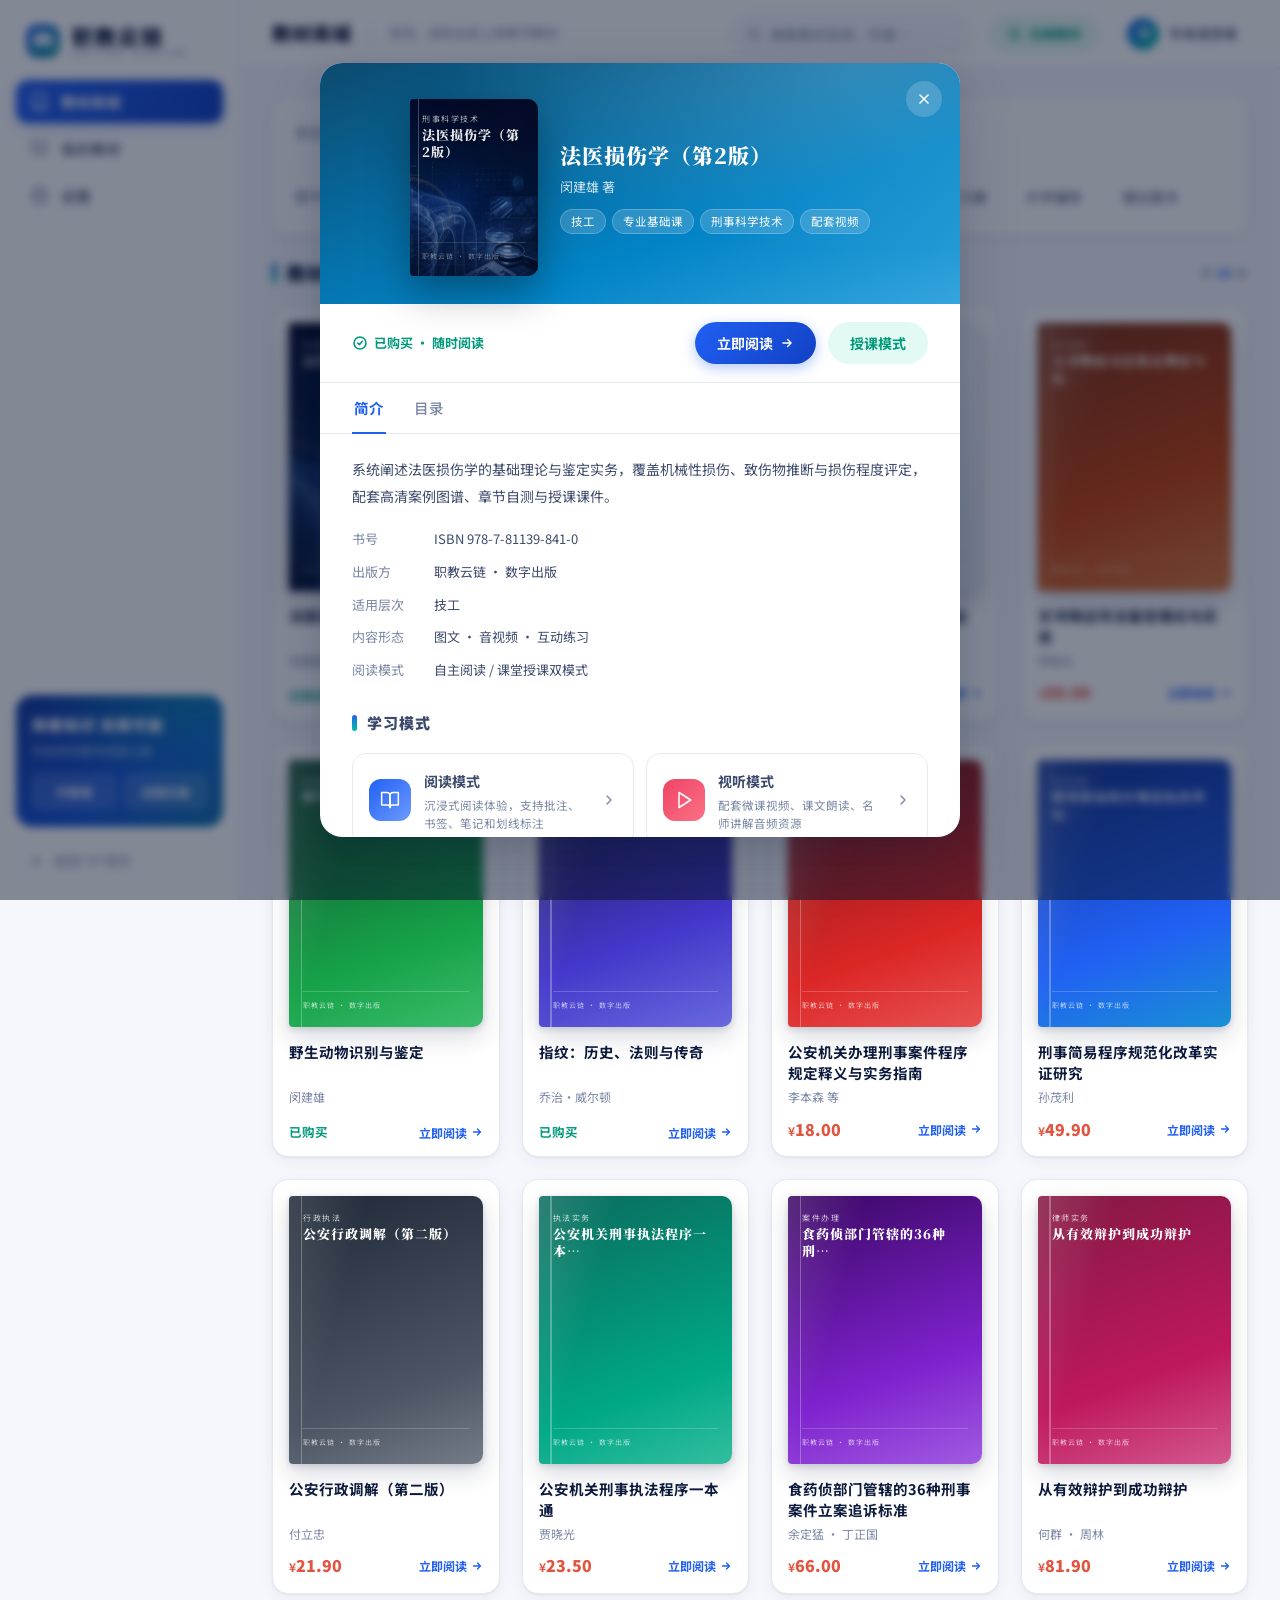
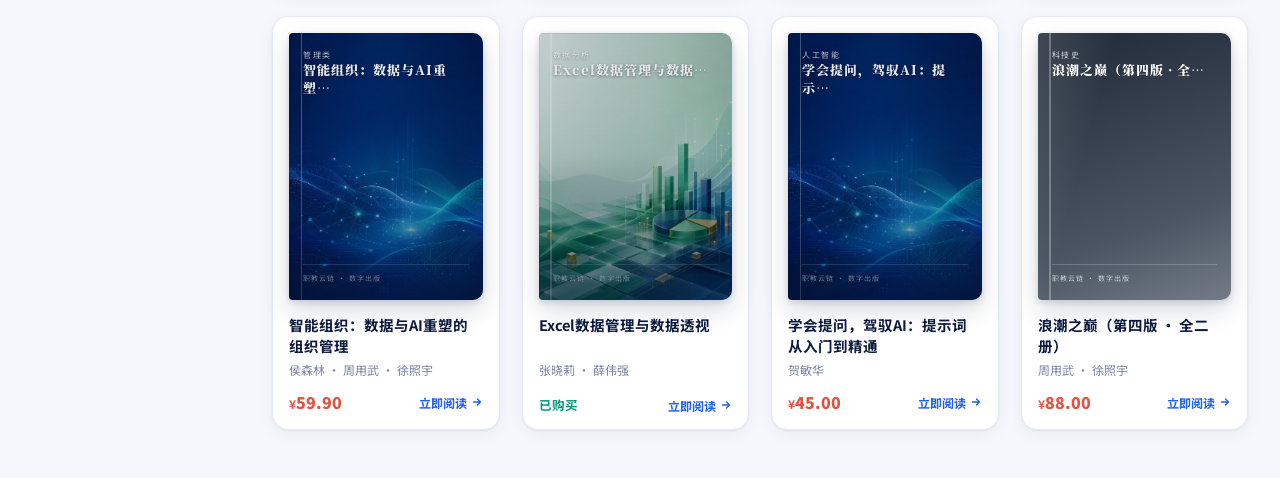
<file: reader.html>
<!DOCTYPE html>
<html lang="zh-CN">
<head>
<meta charset="UTF-8">
<meta name="viewport" content="width=device-width, initial-scale=1">
<title>数字教材 — 职教云链</title>
<link rel="stylesheet" href="assets/style.css?v=20260711h">
</head>
<body>

<div class="rd-app">
  <!-- ============ 侧边栏 ============ -->
  <aside class="rd-side">
    <a class="logo" href="index.html">
      <img class="brand-mark brand-mark-reader" src="assets/logo-mark.svg" alt="">
      <span class="logo-text">
        <span class="logo-cn">职教云链</span>
        <span class="logo-en">Zhijiao Yunlian</span>
      </span>
    </a>

    <nav class="rd-nav" aria-label="数字教材导航">
      <button class="rd-nav-item active" data-view="mall">
        <svg width="19" height="19" viewBox="0 0 24 24" fill="none" stroke="currentColor" stroke-width="1.9" stroke-linecap="round" stroke-linejoin="round"><path d="M4 19.5A2.5 2.5 0 0 1 6.5 17H20V4a2 2 0 0 0-2-2H6.5A2.5 2.5 0 0 0 4 4.5v15Z"/><path d="M4 19.5A2.5 2.5 0 0 0 6.5 22H20v-5"/></svg>
        <span>教材商城</span>
      </button>
      <button class="rd-nav-item" data-view="my">
        <svg width="19" height="19" viewBox="0 0 24 24" fill="none" stroke="currentColor" stroke-width="1.9" stroke-linecap="round" stroke-linejoin="round"><path d="M2 3h6a4 4 0 0 1 4 4v14a3 3 0 0 0-3-3H2z"/><path d="M22 3h-6a4 4 0 0 0-4 4v14a3 3 0 0 1 3-3h7z"/></svg>
        <span>我的教材</span>
      </button>
      <button class="rd-nav-item" data-view="settings">
        <svg width="19" height="19" viewBox="0 0 24 24" fill="none" stroke="currentColor" stroke-width="1.9" stroke-linecap="round" stroke-linejoin="round"><circle cx="12" cy="12" r="3"/><path d="M19.4 15a1.65 1.65 0 0 0 .33 1.82l.06.06a2 2 0 0 1-2.83 2.83l-.06-.06a1.65 1.65 0 0 0-1.82-.33 1.65 1.65 0 0 0-1 1.51V21a2 2 0 0 1-4 0v-.09A1.65 1.65 0 0 0 9 19.4a1.65 1.65 0 0 0-1.82.33l-.06.06a2 2 0 0 1-2.83-2.83l.06-.06A1.65 1.65 0 0 0 4.68 15a1.65 1.65 0 0 0-1.51-1H3a2 2 0 0 1 0-4h.09A1.65 1.65 0 0 0 4.6 9a1.65 1.65 0 0 0-.33-1.82l-.06-.06a2 2 0 0 1 2.83-2.83l.06.06A1.65 1.65 0 0 0 9 4.68a1.65 1.65 0 0 0 1-1.51V3a2 2 0 0 1 4 0v.09a1.65 1.65 0 0 0 1 1.51 1.65 1.65 0 0 0 1.82-.33l.06-.06a2 2 0 0 1 2.83 2.83l-.06.06A1.65 1.65 0 0 0 19.4 9a1.65 1.65 0 0 0 1.51 1H21a2 2 0 0 1 0 4h-.09a1.65 1.65 0 0 0-1.51 1z"/></svg>
        <span>设置</span>
      </button>
    </nav>

    <div class="rd-promo">
      <div class="t">探索知识 无限可能</div>
      <div class="d">开启你的数字阅读之旅</div>
      <div class="links">
        <a href="author.html">作者端</a>
        <a href="publisher.html">出版社端</a>
      </div>
    </div>

    <a class="rd-back-portal" href="index.html">
      <svg width="15" height="15" viewBox="0 0 24 24" fill="none" stroke="currentColor" stroke-width="2.2" stroke-linecap="round" stroke-linejoin="round"><path d="M19 12H5M11 18l-6-6 6-6"/></svg>
      返回门户首页
    </a>
  </aside>

  <!-- ============ 主区 ============ -->
  <div class="rd-main">
    <header class="rd-topbar">
      <h1 id="rdTitle">教材商城</h1>
      <span class="hint" id="rdHint">发现、选购全部上架数字教材</span>
      <span class="spacer"></span>
      <div class="search-box">
        <svg width="16" height="16" viewBox="0 0 24 24" fill="none" stroke="currentColor" stroke-width="2.2" stroke-linecap="round"><circle cx="11" cy="11" r="7"/><path d="m20 20-3.5-3.5"/></svg>
        <input type="text" id="rdSearch" placeholder="搜索教材名称、作者…">
      </div>
      <button class="rd-redeem-btn" id="rdRedeem">
        <svg width="15" height="15" viewBox="0 0 24 24" fill="none" stroke="currentColor" stroke-width="1.9" stroke-linecap="round" stroke-linejoin="round"><path d="M20 12v7a2 2 0 0 1-2 2H6a2 2 0 0 1-2-2v-7"/><path d="M22 7h-5l-2-3H9L7 7H2"/><path d="M12 7v10"/><path d="M8.5 10.5 12 14l3.5-3.5"/></svg>
        兑换教材
      </button>
      <div class="rd-user">
        <span class="avatar">书</span>
        <span class="name">书海漫游者</span>
      </div>
    </header>

    <div class="rd-body">
      <div class="rd-page active" id="rd-mall"></div>
      <div class="rd-page" id="rd-my"></div>
      <div class="rd-page" id="rd-settings"></div>
    </div>
  </div>
</div>

<!-- 阅读器 -->
<div class="reader-view" id="readerView"></div>

<!-- 学习模式视图（视听/任务/图谱） -->
<div class="mode-view" id="modeView"></div>

<!-- 授课模式 -->
<div class="teach-view" id="teachView"></div>

<!-- 组群弹框 -->
<div class="modal-mask" id="grpMask">
  <div class="grp-modal" id="grpModal"></div>
</div>

<!-- 教材详情弹层 -->
<div class="bd-overlay" id="bdOverlay">
  <div class="bd-panel" id="bdPanel"></div>
</div>

<!-- 支付弹框 -->
<div class="modal-mask" id="payMask">
  <div class="pay-modal" id="payModal"></div>
</div>

<script src="assets/app.js?v=20260711h"></script>
<script>
/* ================= 数据 ================= */
const BOOKS = [
  {t:'法医损伤学（第2版）', a:'闵建雄', cv:'cv-6', sub:'刑事科学技术', level:'技工', cat:'专业基础课', price:29.90, tag:'配套视频', hot:1},
  {t:'催眠破案实录', a:'侯森林 · 周用武', cv:'cv-8', sub:'侦查心理学', level:'技工', cat:'专业基础课', price:59.90, tag:'名师课堂', hot:1},
  {t:'笔迹识人——笔迹分析与运用', a:'王圣江', cv:'cv-10', light:1, sub:'文件检验', level:'中职', cat:'专业基础课', price:60.00, hot:1},
  {t:'文书物证司法鉴定理论与实务', a:'贾晓光', cv:'cv-3', sub:'司法鉴定', level:'高职专科', cat:'专业核心课', price:59.90},
  {t:'野生动物识别与鉴定', a:'闵建雄', cv:'cv-7', sub:'动物检验', level:'高职专科', cat:'专业基础课', price:79.90, tag:'配套视频', hot:1},
  {t:'指纹：历史、法则与传奇', a:'乔治·威尔顿', cv:'cv-4', sub:'痕迹检验', level:'本科', cat:'理论图书', price:68.00, tag:'本周新书', hot:1},
  {t:'公安机关办理刑事案件程序规定释义与实务指南', a:'李本森 等', cv:'cv-12', sub:'执法规范', level:'高职专科', cat:'专业核心课', price:18.00},
  {t:'刑事简易程序规范化改革实证研究', a:'孙茂利', cv:'cv-1', sub:'司法改革', level:'研究生', cat:'理论图书', price:49.90},
  {t:'公安行政调解（第二版）', a:'付立忠', cv:'cv-9', sub:'行政执法', level:'中职', cat:'实训实习课', price:21.90},
  {t:'公安机关刑事执法程序一本通', a:'贾晓光', cv:'cv-2', sub:'执法实务', level:'技工', cat:'实训实习课', price:23.50},
  {t:'食药侦部门管辖的36种刑事案件立案追诉标准', a:'余定猛 · 丁正国', cv:'cv-11', sub:'案件办理', level:'高职本科', cat:'专业核心课', price:66.00},
  {t:'从有效辩护到成功辩护', a:'何群 · 周林', cv:'cv-5', sub:'律师实务', level:'本科', cat:'升学辅导', price:81.90, tag:'配套视频', hot:1},
  {t:'智能组织：数据与AI重塑的组织管理', a:'侯森林 · 周用武 · 徐照宇', cv:'cv-1', sub:'管理类', level:'本科', cat:'公共基础课', price:59.90, hot:1},
  {t:'Excel数据管理与数据透视', a:'张晓莉 · 薛伟强', cv:'cv-2', sub:'数据分析', level:'中职', cat:'公共基础课', price:49.90, hot:1},
  {t:'学会提问，驾驭AI：提示词从入门到精通', a:'贺敏华', cv:'cv-3', sub:'人工智能', level:'技工', cat:'公共基础课', price:45.00},
  {t:'浪潮之巅（第四版 · 全二册）', a:'周用武 · 徐照宇', cv:'cv-9', sub:'科技史', level:'本科', cat:'理论图书', price:88.00},
];
const MY_BOOKS = [
  {i:0, pr:62, last:'第四章 机械性损伤（二）'},
  {i:4, pr:35, last:'第二章 兽类动物识别'},
  {i:13, pr:88, last:'第六章 数据透视表进阶'},
  {i:5, pr:12, last:'第一章 指纹学的起源'},
];
const LEVELS = ['全部','技工','中职','高职专科','高职本科','本科','研究生'];
const CATS = ['全部','公共基础课','专业基础课','专业核心课','专业拓展课','实训实习课','升学辅导','理论图书'];
let fLevel='全部', fCat='全部', curView='mall';

/* ================= 工具 ================= */
const esc = s => String(s).replace(/[&<>"']/g, m => ({'&':'&amp;','<':'&lt;','>':'&gt;','"':'&quot;',"'":'&#39;'}[m]));
const COVER_ART = {
  '法医损伤学（第2版）': 'art-forensic',
  'Excel数据管理与数据透视': 'art-excel',
  '学会提问，驾驭AI：提示词从入门到精通': 'art-ai',
  '智能组织：数据与AI重塑的组织管理': 'art-ai'
};
function coverHtml(b) {
  const art = COVER_ART[b.t] || '';
  return `<div class="cover ${b.cv}${b.light?' light':''}${art ? ` cover-art ${art}` : ''}">
    <div><div class="c-sub" style="font-size:8px;">${esc(b.sub)}</div><div class="c-title" style="font-size:13px;">${esc(b.t.length>12?b.t.slice(0,12)+'…':b.t)}</div></div>
    <div class="c-foot" style="font-size:7px;">职教云链 · 数字出版</div>
  </div>`;
}

/* 简介与目录（演示数据，后续由后台录入） */
const DESCS = {
  '法医损伤学（第2版）':'系统阐述法医损伤学的基础理论与鉴定实务，覆盖机械性损伤、致伤物推断与损伤程度评定，配套高清案例图谱、章节自测与授课课件。',
  '催眠破案实录':'以真实案例解析催眠技术在侦查实务中的应用边界与操作规范，配套名师课堂视频与情景演练模块。',
  '笔迹识人——笔迹分析与运用':'从笔迹形态特征入手，讲解笔迹分析的科学方法与司法运用场景，附大量真迹样本对照练习。',
  '野生动物识别与鉴定':'图鉴式呈现常见野生动物物种识别要点与执法鉴定规范，含高清标本图库与识别测验。',
  '指纹：历史、法则与传奇':'从指纹学的起源讲起，系统梳理指纹识别的科学法则与经典案例，配套高清图谱与交互式比对练习。',
  'Excel数据管理与数据透视':'围绕数据清洗、函数进阶与数据透视表，以真实业务数据为练手场景，随书提供全部案例文件与操作微课。',
};
function descFor(b){ return DESCS[b.t] || `本教材围绕${b.sub}领域的核心知识与岗位技能编写，理论与实务并重，配套图文、音视频与互动素材，支持阅读与授课双模式，适用于${b.level}层次相关专业教学。`; }
function tocFor(b){
  return [
    `第一章 绪论：走进${b.sub}`,
    `第二章 ${b.sub}的基本概念与规范`,
    `第三章 核心方法与操作流程`,
    `第四章 典型场景与案例解析（上）`,
    `第五章 典型场景与案例解析（下）`,
    `第六章 综合实训与岗位衔接`,
    `第七章 拓展阅读与前沿动态`,
  ];
}

/* 购买状态：会话内持久化 */
const purchased = new Set(JSON.parse(localStorage.getItem('zjyl_purchased') || '[]'));
function isOwned(i){ return purchased.has(i) || MY_BOOKS.some(m => m.i === i); }
function myList(){
  const extra = [...purchased].filter(i => !MY_BOOKS.some(m => m.i === i)).map(i => ({i, pr:0, last:'尚未开始学习'}));
  return [...extra, ...MY_BOOKS];
}

/* ================= 商城视图 ================= */
function cardHtml(b, i) {
  const owned = isOwned(i);
  return `<article class="rd-card" onclick="openDetail(${i})">
    ${coverHtml(b)}
    <div class="n">${esc(b.t)}</div>
    <div class="a">${esc(b.a)}</div>
    <div class="f">
      ${owned ? '<span style="font-size:12.5px;font-weight:700;color:var(--teal-deep);">已购买</span>' : `<span class="price"><span class="yen">¥</span>${b.price.toFixed(2)}</span>`}
      <span class="go">立即阅读
        <svg width="12" height="12" viewBox="0 0 24 24" fill="none" stroke="currentColor" stroke-width="2.6" stroke-linecap="round" stroke-linejoin="round"><path d="M5 12h14M13 6l6 6-6 6"/></svg>
      </span>
    </div>
  </article>`;
}

function pills(list, cur, setter) {
  return list.map(v => `<span class="filter-opt ${v===cur?'active':''}" onclick="${setter}('${v}')">${esc(v)}</span>`).join('');
}

function renderMall() {
  const q = (document.getElementById('rdSearch')?.value || '').trim();
  let items = BOOKS.map((b, i) => ({b, i}));
  if (fLevel!=='全部') items = items.filter(({b}) => b.level===fLevel);
  if (fCat!=='全部') items = items.filter(({b}) => b.cat===fCat);
  if (q) items = items.filter(({b}) => b.t.includes(q) || b.a.includes(q) || b.sub.includes(q));
  document.getElementById('rd-mall').innerHTML = `
    <div class="rd-filters">
      <div class="filter-row">
        <span class="filter-label">学历层次</span>
        <div class="filter-opts">${pills(LEVELS, fLevel, 'setLevel')}</div>
      </div>
      <div class="filter-row">
        <span class="filter-label">图书分类</span>
        <div class="filter-opts">${pills(CATS, fCat, 'setCat')}</div>
      </div>
    </div>
    <div class="rd-sec-head">
      <div class="t"><span class="bar"></span>教材资源</div>
      <span style="font-size:13px;color:var(--ink-3);">共 <strong style="color:var(--blue);">${items.length}</strong> 本</span>
    </div>
    ${items.length
      ? `<div class="rd-grid">${items.map(({b, i}) => cardHtml(b, i)).join('')}</div>`
      : `<div style="text-align:center;padding:64px 0;color:var(--ink-3);">
           <p style="font-size:16px;font-weight:700;color:var(--ink-2);">未找到匹配教材</p>
           <p style="font-size:13px;margin-top:6px;">请尝试调整筛选条件或搜索关键词</p>
         </div>`}`;
}

function renderMy() {
  const list = myList();
  const lr = getLastRead();
  document.getElementById('rd-my').innerHTML = `
    <div class="rd-sec-head">
      <div class="t"><span class="bar"></span>我的教材</div>
      <span style="font-size:13px;color:var(--ink-3);">共 ${list.length} 本 · 按最近学习排序</span>
    </div>
    <div class="rd-my-grid">
      ${list.map(m => {
        const b = BOOKS[m.i];
        const st = lr[m.i];
        const toc = tocFor(b);
        const pr = st ? Math.round(((st.ch+1)/toc.length)*100) : m.pr;
        const last = st ? toc[st.ch] : m.last;
        return `<article class="rd-my-card" onclick="openDetail(${m.i})">
          ${coverHtml(b)}
          <div class="rd-my-body">
            <div class="n">${esc(b.t)}</div>
            <div class="a">${esc(b.a)}</div>
            <div class="rd-progress">
              <div class="row"><span>上次学到：${esc(last)}</span><strong>${pr}%</strong></div>
              <div class="track"><div class="fill" style="width:${pr}%;"></div></div>
            </div>
            <div class="rd-my-actions">
              <button class="btn-mini" type="button" onclick="event.stopPropagation();openReader(${m.i})">继续阅读
                <svg width="12" height="12" viewBox="0 0 24 24" fill="none" stroke="currentColor" stroke-width="2.6" stroke-linecap="round" stroke-linejoin="round"><path d="M5 12h14M13 6l6 6-6 6"/></svg>
              </button>
              <button class="btn-mini ghost" type="button" onclick="event.stopPropagation();openTeach(${m.i})">授课模式</button>
            </div>
          </div>
        </article>`;
      }).join('')}
    </div>

    <div class="rd-sec-head" style="margin-top:40px;">
      <div class="t"><span class="bar"></span>我的组群</div>
      <div class="grp-actions">
        <button class="grp-btn grp-btn-ghost" onclick="openJoinGroup()">
          <svg width="14" height="14" viewBox="0 0 24 24" fill="none" stroke="currentColor" stroke-width="2.2" stroke-linecap="round" stroke-linejoin="round"><path d="M16 21v-2a4 4 0 0 0-4-4H6a4 4 0 0 0-4 4v2"/><circle cx="9" cy="7" r="4"/><path d="M19 8v6M22 11h-6"/></svg>
          加入组群
        </button>
        <button class="grp-btn grp-btn-primary" onclick="openCreateGroup()">
          <svg width="14" height="14" viewBox="0 0 24 24" fill="none" stroke="currentColor" stroke-width="2.4" stroke-linecap="round"><path d="M12 5v14M5 12h14"/></svg>
          创建组群
        </button>
      </div>
    </div>
    ${GROUPS.length ? `<div class="grp-grid">
      ${GROUPS.map((g, gi) => `<article class="grp-card" onclick="openGroupDetail(${gi})">
        <div class="g-head">
          <span class="g-ic">
            <svg width="20" height="20" viewBox="0 0 24 24" fill="none" stroke="currentColor" stroke-width="1.9" stroke-linecap="round" stroke-linejoin="round"><path d="M17 21v-2a4 4 0 0 0-4-4H5a4 4 0 0 0-4 4v2"/><circle cx="9" cy="7" r="4"/><path d="M23 21v-2a4 4 0 0 0-3-3.87"/><path d="M16 3.13a4 4 0 0 1 0 7.75"/></svg>
          </span>
          <div>
            <div class="g-name">${esc(g.name)}</div>
            <span class="grp-role ${g.admin?'admin':'member'}">${g.admin?'管理员':'成员'}</span>
          </div>
        </div>
        <div class="g-meta"><span><strong>${g.members}</strong> 位成员</span><span><strong>${g.books.length}</strong> 本教材</span></div>
        <div class="g-code">邀请码 <code>${esc(g.code)}</code></div>
      </article>`).join('')}
    </div>`
    : `<div class="grp-empty">还没有组群 · 创建组群后可用邀请码邀请同学加入，共享组群书架</div>`}`;
}

/* ================= 设置（参考 smart-reader） ================= */
function getProfile(){ return Object.assign({nickname:'书海漫游者', phone:'13800138000', school:''}, JSON.parse(localStorage.getItem('zjyl_profile')||'{}')); }
function saveProfile(patch){ localStorage.setItem('zjyl_profile', JSON.stringify(Object.assign(getProfile(), patch))); syncUserChip(); }
function maskPhone(p){ return p ? p.replace(/^(\d{3})\d{4}(\d{4})$/, '$1****$2') : ''; }
function syncUserChip(){
  const u = getProfile();
  document.querySelector('.rd-user .name').textContent = u.nickname;
  document.querySelector('.rd-user .avatar').textContent = u.nickname.slice(0,1);
}

function renderSettings() {
  const u = getProfile();
  const schoolRow = u.school
    ? `<div class="settings-school-row"><span class="val">${esc(u.school)} <span style="font-size:11.5px;color:var(--teal-deep);font-weight:700;margin-left:6px;">已绑定</span></span>
       <span style="display:flex;gap:8px;">
         <button class="btn-settings ghost" onclick="openSchoolModal()">更换学校</button>
         <button class="btn-settings ghost" style="color:#E1543F;border-color:rgba(225,84,63,.35);" onclick="saveProfile({school:''});renderSettings();showToast('已解除学校绑定')">解除绑定</button>
       </span></div>`
    : `<div class="settings-school-row"><span class="muted">未绑定学校</span>
       <button class="btn-settings primary" onclick="openSchoolModal()">绑定学校</button></div>`;
  document.getElementById('rd-settings').innerHTML = `
    <div class="settings-wrap">
      <div class="settings-card">
        <h2>个人信息</h2>
        <div class="settings-profile">
          <div class="settings-av-col">
            <div class="settings-avatar">${esc(u.nickname.slice(0,1))}</div>
            <span class="link" onclick="showToast('演示环境暂不支持上传头像')">更换头像</span>
            <span class="hint">支持 JPG、PNG，小于 2MB</span>
          </div>
          <div class="settings-fields">
            <label class="settings-label" for="setNick">昵称</label>
            <input type="text" id="setNick" class="settings-input" maxlength="32" value="${esc(u.nickname)}" placeholder="请输入昵称"
              onblur="const v=this.value.trim(); if(!v){this.value='${esc(u.nickname)}';showToast('昵称不能为空');return;} if(v!=='${esc(u.nickname)}'){saveProfile({nickname:v});renderSettings();showToast('昵称已保存');}">
            <label class="settings-label" style="margin-top:18px;">学校 <span class="opt">（选填）</span></label>
            ${schoolRow}
          </div>
        </div>
      </div>
      <div class="settings-card">
        <h2>账户信息</h2>
        <label class="settings-label">手机号</label>
        <div class="settings-row">
          <span class="val">${esc(maskPhone(u.phone))}</span>
          <button class="btn-settings ghost" onclick="openPhoneModal()">修改</button>
        </div>
        <p class="settings-hint">用于登录与安全验证。换绑请点击「修改」，在弹窗中输入新号码与短信验证码。</p>
      </div>
      <div class="settings-card">
        <h2>安全</h2>
        <button class="settings-action-row" onclick="openPwdModal()">
          <span>修改密码</span>
          <svg width="16" height="16" viewBox="0 0 24 24" fill="none" stroke="currentColor" stroke-width="2" stroke-linecap="round" stroke-linejoin="round"><path d="m9 6 6 6-6 6"/></svg>
        </button>
      </div>
      <div class="settings-card">
        <h2>帮助与反馈</h2>
        <button class="settings-action-row" onclick="showToast('反馈通道开发中，可先联系平台运营')">
          <span>用户反馈</span>
          <svg width="16" height="16" viewBox="0 0 24 24" fill="none" stroke="currentColor" stroke-width="2" stroke-linecap="round" stroke-linejoin="round"><path d="m9 6 6 6-6 6"/></svg>
        </button>
      </div>
      <button class="btn-logout" onclick="showToast('已退出账号（演示）');setTimeout(()=>location.href='index.html', 800)">退出账号</button>
    </div>`;
}
function openSchoolModal() {
  openGrpModal(`
    <button class="modal-close" onclick="closeGrpModal()" aria-label="关闭"><svg width="17" height="17" viewBox="0 0 24 24" fill="none" stroke="currentColor" stroke-width="2.4" stroke-linecap="round"><path d="M6 6l12 12M18 6 6 18"/></svg></button>
    <h3>完善学校信息</h3>
    <p class="g-sub">仅支持已合作的学校；如没有激活码，请联系学校管理员获取</p>
    <div class="field">
      <label for="schCode">学校课程激活码</label>
      <div class="input-wrap"><input type="text" id="schCode" placeholder="请输入学校课程激活码"></div>
    </div>
    <button class="btn-login" style="letter-spacing:2px;" onclick="const v=document.getElementById('schCode').value.trim(); if(!v){showToast('请输入激活码');return;} saveProfile({school:'广东省城市技师学院'}); renderSettings(); closeGrpModal(); showToast('学校绑定成功')">确定</button>`);
}
function openPhoneModal() {
  openGrpModal(`
    <button class="modal-close" onclick="closeGrpModal()" aria-label="关闭"><svg width="17" height="17" viewBox="0 0 24 24" fill="none" stroke="currentColor" stroke-width="2.4" stroke-linecap="round"><path d="M6 6l12 12M18 6 6 18"/></svg></button>
    <h3>修改手机号</h3>
    <p class="g-sub">输入新手机号与短信验证码完成换绑（演示环境不校验真实性）</p>
    <div class="field">
      <label for="npPhone">新手机号</label>
      <div class="input-wrap"><input type="tel" id="npPhone" maxlength="11" placeholder="11 位手机号"></div>
    </div>
    <div class="field">
      <label for="npCode">短信验证码</label>
      <div class="input-wrap" style="display:flex;gap:10px;">
        <input type="text" id="npCode" maxlength="6" placeholder="6 位验证码" style="flex:1;">
        <button type="button" class="btn-settings ghost" style="height:48px;border-radius:12px;flex:0 0 auto;" onclick="showToast('验证码已发送（演示：任意 6 位）')">获取验证码</button>
      </div>
    </div>
    <button class="btn-login" style="letter-spacing:2px;" onclick="const v=document.getElementById('npPhone').value.trim(); if(!/^1\\d{10}$/.test(v)){showToast('请输入正确的 11 位手机号');return;} saveProfile({phone:v}); renderSettings(); closeGrpModal(); showToast('手机号已更新')">确认换绑</button>`);
}
function openPwdModal() {
  openGrpModal(`
    <button class="modal-close" onclick="closeGrpModal()" aria-label="关闭"><svg width="17" height="17" viewBox="0 0 24 24" fill="none" stroke="currentColor" stroke-width="2.4" stroke-linecap="round"><path d="M6 6l12 12M18 6 6 18"/></svg></button>
    <h3>修改密码</h3>
    <p class="g-sub">请填写当前密码与新密码（演示环境不校验原密码真实性）</p>
    <div class="field"><label>当前密码</label><div class="input-wrap"><input type="password" id="pwOld" placeholder="请输入当前密码"></div></div>
    <div class="field"><label>新密码</label><div class="input-wrap"><input type="password" id="pwNew" placeholder="至少 6 位"></div></div>
    <div class="field"><label>确认新密码</label><div class="input-wrap"><input type="password" id="pwNew2" placeholder="再次输入新密码"></div></div>
    <button class="btn-login" style="letter-spacing:2px;" onclick="const a=document.getElementById('pwNew').value,b=document.getElementById('pwNew2').value; if(a.length<6){showToast('新密码至少 6 位');return;} if(a!==b){showToast('两次输入的新密码不一致');return;} closeGrpModal(); showToast('密码修改成功')">确认修改</button>`);
}

/* ================= 组群（参考 smart-reader 组群体系） ================= */
const GROUPS = JSON.parse(localStorage.getItem('zjyl_groups') || 'null') || [
  {name:'刑事科学技术 2401 班', code:'ZJYL-8F2K', admin:true, members:32, books:[0,4]},
  {name:'法律事务学习组', code:'ZJYL-3H7Q', admin:false, members:12, books:[5]},
];
function saveGroups(){ localStorage.setItem('zjyl_groups', JSON.stringify(GROUPS)); }
function genCode(){ const c='ABCDEFGHJKLMNPQRSTUVWXYZ23456789'; let r=''; for(let i=0;i<4;i++) r+=c[Math.floor(Math.random()*c.length)]; return 'ZJYL-'+r; }
const AV_COLORS = ['#2160F3','#00C29A','#F59E0B','#8B5CF6','#EF4466','#0EA5E9'];
const AV_NAMES = ['林','陈','黄','张','李','周','吴','刘'];

function openGrpModal(html){ document.getElementById('grpModal').innerHTML = html; document.getElementById('grpMask').classList.add('open'); }
function closeGrpModal(){ document.getElementById('grpMask').classList.remove('open'); }

function openCreateGroup() {
  openGrpModal(`
    <button class="modal-close" onclick="closeGrpModal()" aria-label="关闭"><svg width="17" height="17" viewBox="0 0 24 24" fill="none" stroke="currentColor" stroke-width="2.4" stroke-linecap="round"><path d="M6 6l12 12M18 6 6 18"/></svg></button>
    <h3>创建组群</h3>
    <p class="g-sub">仅填写组群名称即可创建，创建后可用邀请码邀请成员加入</p>
    <div class="field">
      <label for="grpName">组群名称</label>
      <div class="input-wrap"><input type="text" id="grpName" placeholder="例如：刑事科学技术 2402 班、司法鉴定实训小组" maxlength="32"></div>
    </div>
    <button class="btn-login" style="letter-spacing:2px;" onclick="doCreateGroup()">创建组群</button>`);
  setTimeout(() => document.getElementById('grpName')?.focus(), 250);
}
function doCreateGroup() {
  const name = document.getElementById('grpName').value.trim();
  if (!name) { showToast('请填写组群名称'); return; }
  GROUPS.unshift({name, code: genCode(), admin: true, members: 1, books: []});
  saveGroups(); renderMy(); closeGrpModal();
  showToast(`组群「${name}」创建成功，可用邀请码邀请成员`);
}

function openJoinGroup() {
  openGrpModal(`
    <button class="modal-close" onclick="closeGrpModal()" aria-label="关闭"><svg width="17" height="17" viewBox="0 0 24 24" fill="none" stroke="currentColor" stroke-width="2.4" stroke-linecap="round"><path d="M6 6l12 12M18 6 6 18"/></svg></button>
    <h3>加入组群</h3>
    <p class="g-sub">向组群管理员索取<strong>邀请码</strong>，输入后即可加入并使用组群书架</p>
    <div class="field">
      <label for="grpCode">组群邀请码</label>
      <div class="input-wrap"><input type="text" id="grpCode" placeholder="例如：ZJYL-8F2K" maxlength="12" style="text-transform:uppercase;font-family:ui-monospace,monospace;letter-spacing:2px;"></div>
    </div>
    <button class="btn-login" style="letter-spacing:2px;" onclick="doJoinGroup()">加入组群</button>`);
  setTimeout(() => document.getElementById('grpCode')?.focus(), 250);
}
function doJoinGroup() {
  const code = document.getElementById('grpCode').value.trim().toUpperCase();
  if (!code) { showToast('请输入邀请码'); return; }
  GROUPS.push({name:'数字教材共读组（' + code.slice(-4) + '）', code, admin:false, members: 8 + Math.floor(Math.random()*20), books:[1,13]});
  saveGroups(); renderMy(); closeGrpModal();
  showToast('加入成功，组群书架已同步');
}

function openGroupDetail(gi) {
  const g = GROUPS[gi];
  const avs = AV_NAMES.slice(0, Math.min(6, g.members)).map((n, i) =>
    `<span class="av" style="background:${AV_COLORS[i%AV_COLORS.length]}">${n}</span>`).join('');
  const shelf = g.books.map(bi => {
    const b = BOOKS[bi];
    return `<div class="grp-shelf-item" onclick="closeGrpModal();openDetail(${bi})" style="cursor:pointer;">
      ${coverHtml(b)}
      <div class="n2">${esc(b.t)}</div>
    </div>`;
  }).join('');
  openGrpModal(`
    <button class="modal-close" onclick="closeGrpModal()" aria-label="关闭"><svg width="17" height="17" viewBox="0 0 24 24" fill="none" stroke="currentColor" stroke-width="2.4" stroke-linecap="round"><path d="M6 6l12 12M18 6 6 18"/></svg></button>
    <h3>${esc(g.name)} <span class="grp-role ${g.admin?'admin':'member'}" style="vertical-align:3px;margin-left:6px;">${g.admin?'管理员':'成员'}</span></h3>
    <p class="g-sub">${g.members} 位成员 · ${g.books.length} 本组群教材</p>
    <div class="grp-code-row">组群邀请码 <code>${esc(g.code)}</code>
      <button class="grp-btn grp-btn-ghost" style="height:32px;padding:0 14px;font-size:12px;" onclick="navigator.clipboard&&navigator.clipboard.writeText('${esc(g.code)}');showToast('邀请码已复制')">复制</button>
    </div>
    <div class="grp-members">${avs}<span class="more">等 ${g.members} 位成员</span></div>
    <div style="font-size:13.5px;font-weight:700;margin-bottom:12px;">组群书架</div>
    <div class="grp-shelf">
      ${shelf}
      ${g.admin ? `<div class="grp-shelf-add" onclick="openBookPicker(${gi})">
        <div><svg width="20" height="20" viewBox="0 0 24 24" fill="none" stroke="currentColor" stroke-width="2" stroke-linecap="round" style="margin:0 auto 6px;display:block;"><path d="M12 5v14M5 12h14"/></svg>添加教材</div>
      </div>` : ''}
    </div>
    ${!g.books.length && !g.admin ? '<div class="grp-empty" style="margin-top:4px;">暂无教材 · 请联系组群管理员添加</div>' : ''}`);
}

function openBookPicker(gi) {
  const g = GROUPS[gi];
  const mine = myList().map(m => m.i).filter(i => !g.books.includes(i));
  openGrpModal(`
    <button class="modal-close" onclick="closeGrpModal()" aria-label="关闭"><svg width="17" height="17" viewBox="0 0 24 24" fill="none" stroke="currentColor" stroke-width="2.4" stroke-linecap="round"><path d="M6 6l12 12M18 6 6 18"/></svg></button>
    <h3>添加教材到「${esc(g.name)}」</h3>
    <p class="g-sub">从我的教材中选择，添加后组群成员均可查看</p>
    ${mine.length ? mine.map(i => `<div class="grp-pick-item" onclick="doAddBook(${gi},${i})">
        ${coverHtml(BOOKS[i])}
        <span class="t">${esc(BOOKS[i].t)}</span>
        <span class="add-ic"><svg width="18" height="18" viewBox="0 0 24 24" fill="none" stroke="currentColor" stroke-width="2.2" stroke-linecap="round"><circle cx="12" cy="12" r="9"/><path d="M12 8v8M8 12h8"/></svg></span>
      </div>`).join('')
    : '<div class="grp-empty">我的教材已全部在组群书架中</div>'}`);
}
function doAddBook(gi, bi) {
  GROUPS[gi].books.push(bi);
  saveGroups(); renderMy();
  showToast(`已添加《${BOOKS[bi].t}》到组群书架`);
  openGroupDetail(gi);
}
document.getElementById('grpMask').addEventListener('click', e => { if (e.target === e.currentTarget) closeGrpModal(); });

/* ================= 阅读器 ================= */
function getLastRead(){ return JSON.parse(localStorage.getItem('zjyl_lastread') || '{}'); }
function setLastRead(i, ch){ const lr = getLastRead(); lr[i] = {ch}; localStorage.setItem('zjyl_lastread', JSON.stringify(lr)); }
let rdBook = -1, rdCh = 0;

function openReader(i, ch) {
  rdBook = i;
  const owned = isOwned(i);
  const lr = getLastRead();
  rdCh = (typeof ch === 'number') ? ch : (lr[i] ? lr[i].ch : 0);
  if (!owned && rdCh > 1) rdCh = 0;
  closeDetail();
  renderReader();
  document.getElementById('readerView').classList.add('open');
  document.body.style.overflow = 'hidden';
}
function closeReader() {
  document.getElementById('readerView').classList.remove('open');
  document.body.style.overflow = '';
  renderMy();
}
function gotoCh(n) {
  const b = BOOKS[rdBook], toc = tocFor(b), owned = isOwned(rdBook);
  if (n < 0 || n >= toc.length) return;
  if (!owned && n > 1) { showToast('试读仅限前两章，购买后解锁全部内容'); return; }
  rdCh = n;
  if (owned) setLastRead(rdBook, n);
  renderReader();
  document.querySelector('.reader-content')?.scrollTo(0, 0);
}
function readerParas(b, ch) {
  const t = tocFor(b)[ch];
  return `
    <p>${esc(descFor(b))}本章围绕「${esc(t.replace(/^第.章\s*/,''))}」展开，先梳理基本概念与术语体系，再结合${esc(b.sub)}领域的典型工作场景，讲解操作要点与常见误区，帮助学习者建立完整的知识框架。</p>
    <p>在实际教学中，建议结合本章配套的案例素材与互动练习同步开展。数字教材支持随文批注、生词收藏与章节自测，学习记录将自动同步到「我的教材」学习进度中，便于课后复习与教师学情跟踪。</p>
    <figure class="reader-figure">
      <div class="ph">【示意图占位】${esc(t)} · 配图与音视频素材由后台上传</div>
      <figcaption>图 ${ch+1}-1 ${esc(b.sub)}典型场景示意（演示占位图）</figcaption>
    </figure>
    <p>本节内容与岗位实务紧密衔接：从规范流程、质量控制到结果表述，均对应职业标准中的核心技能点。学习完成后，可通过章末自测检验掌握情况，系统将根据答题结果推荐需要强化的知识点。</p>
    <div class="reader-callout">
      <svg width="17" height="17" viewBox="0 0 24 24" fill="none" stroke="currentColor" stroke-width="2.2" stroke-linecap="round" stroke-linejoin="round"><circle cx="12" cy="12" r="9"/><path d="M12 16v-5M12 8.2v-.2"/></svg>
      <div><strong>学习提示</strong>：本章为${ch<2?'免费试读章节':'正式章节'}，配套的授课课件可在「授课模式」中直接投屏使用，支持课堂互动与随堂练习。</div>
    </div>
    <p>完成本章学习后，请继续学习下一章内容，逐步完成从基础认知到综合应用的进阶。祝学习顺利！</p>`;
}
/* 阅读偏好 / 笔记 */
const rdPrefs = Object.assign({font:17, bg:'paper'}, JSON.parse(localStorage.getItem('zjyl_reader_prefs')||'{}'));
function savePrefs(){ localStorage.setItem('zjyl_reader_prefs', JSON.stringify(rdPrefs)); }
function getNotes(){ return JSON.parse(localStorage.getItem('zjyl_notes')||'{}'); }
function rdApplyFont(v){
  rdPrefs.font = Math.min(22, Math.max(14, parseInt(v,10)||17)); savePrefs();
  const a = document.querySelector('.reader-article'); if (a) a.style.fontSize = rdPrefs.font + 'px';
  const fv = document.getElementById('rdFontVal'); if (fv) fv.textContent = rdPrefs.font + 'px';
}
function rdSetBg(m){
  rdPrefs.bg = m; savePrefs();
  document.querySelector('.reader-content')?.setAttribute('data-bg', m);
  document.querySelectorAll('.bg-swatch').forEach(el => el.classList.toggle('is-active', el.dataset.bg === m));
}
function rdToggleSlot(id){
  const el = document.getElementById(id);
  const was = el.classList.contains('is-open');
  document.querySelectorAll('.rail-slot').forEach(x => x.classList.remove('is-open'));
  if (!was) el.classList.add('is-open');
  if (!was && id === 'railSearch') setTimeout(() => document.getElementById('rdTocSearch')?.focus(), 30);
}
function rdSearchToc(q){
  q = q.trim().toLowerCase();
  document.querySelectorAll('.reader-toc .rtoc-item').forEach(el => {
    el.classList.toggle('dim', !!q && !el.textContent.toLowerCase().includes(q));
  });
}
function rdToggleDrawer(id){
  const el = document.getElementById(id);
  const other = id === 'rdNotesDrawer' ? 'rdAiDrawer' : 'rdNotesDrawer';
  document.getElementById(other)?.classList.remove('open');
  el.classList.toggle('open');
  document.querySelectorAll('.rail-slot').forEach(x => x.classList.remove('is-open'));
}
function rdNotesHtml(){
  const notes = (getNotes()[rdBook] || []);
  return notes.length
    ? notes.slice().reverse().map(n => `<div class="note-item"><div class="nt">${new Date(n.t).toLocaleString()} · ${esc(n.ch)}</div>${esc(n.text)}</div>`).join('')
    : '<div class="notes-empty">暂无笔记 · 在下方记录本节要点</div>';
}
function rdSaveNote(){
  const ta = document.getElementById('rdNoteText');
  const v = ta.value.trim();
  if (!v) { showToast('请先输入笔记内容'); return; }
  const all = getNotes();
  (all[rdBook] = all[rdBook] || []).push({t: Date.now(), ch: tocFor(BOOKS[rdBook])[rdCh], text: v});
  localStorage.setItem('zjyl_notes', JSON.stringify(all));
  ta.value = '';
  document.getElementById('rdNotesList').innerHTML = rdNotesHtml();
  showToast('笔记已保存');
}
const AI_REPLIES = [
  '这个知识点在本章「核心方法与操作流程」一节有详细展开，建议结合示意图理解操作顺序，再通过章末自测巩固。',
  '可以这样记忆：先掌握概念定义，再对照典型案例理解适用条件，最后关注规范流程中的关键控制点。',
  '相关内容与岗位职业标准直接对应，建议收藏本节并在「授课模式」中回看老师的讲解要点。',
];
let aiIdx = 0;
function rdSendAi(){
  const inp = document.getElementById('rdAiInput');
  const v = inp.value.trim();
  if (!v) return;
  const box = document.getElementById('rdAiMsgs');
  box.insertAdjacentHTML('beforeend', `<div class="ai-msg user">${esc(v)}</div>`);
  inp.value = '';
  box.scrollTop = box.scrollHeight;
  setTimeout(() => {
    box.insertAdjacentHTML('beforeend', `<div class="ai-msg bot">${AI_REPLIES[aiIdx++ % AI_REPLIES.length]}</div>`);
    box.scrollTop = box.scrollHeight;
  }, 600);
}

function renderReader() {
  const b = BOOKS[rdBook], toc = tocFor(b), owned = isOwned(rdBook);
  const tocHtml = toc.map((t, n) => {
    const locked = !owned && n > 1;
    return `<button class="rtoc-item ${n===rdCh?'active':''} ${locked?'locked':''}" onclick="gotoCh(${n})">
      <span>${esc(t)}</span>
      ${locked?'<span class="lk"><svg width="13" height="13" viewBox="0 0 24 24" fill="none" stroke="currentColor" stroke-width="2" stroke-linecap="round" stroke-linejoin="round"><rect x="4" y="10" width="16" height="11" rx="2"/><path d="M8 10V7a4 4 0 0 1 8 0v3"/></svg></span>':''}
    </button>`;
  }).join('');
  document.getElementById('readerView').innerHTML = `
    <div class="reader-top">
      <button class="reader-back" onclick="closeReader()">
        <svg width="15" height="15" viewBox="0 0 24 24" fill="none" stroke="currentColor" stroke-width="2.2" stroke-linecap="round" stroke-linejoin="round"><path d="M19 12H5M11 18l-6-6 6-6"/></svg>
        返回
      </button>
      <span class="rt-title">${esc(b.t)}</span>
      <span class="rt-ch">${esc(toc[rdCh])}</span>
      <div class="rt-right">
        ${owned ? `<span>进度 ${Math.round(((rdCh+1)/toc.length)*100)}%</span>` : '<span class="reader-trial-tag">试读模式 · 前两章免费</span>'}
        ${owned ? '' : `<button class="grp-btn grp-btn-primary" style="height:32px;padding:0 16px;font-size:12.5px;" onclick="closeReader();openPay(${'${rdBook}'})">购买完整版</button>`}
      </div>
    </div>
    <div class="reader-body">
      <aside class="reader-toc">
        <div class="rt-label">目录</div>
        ${tocHtml}
      </aside>
      <div class="reader-content" data-bg="${rdPrefs.bg}">
        <article class="reader-article" style="font-size:${rdPrefs.font}px;">
          <h2>${esc(toc[rdCh])}</h2>
          <div class="sub">${esc(b.t)} · ${esc(b.a)} 著 · 职教云链数字出版</div>
          ${readerParas(b, rdCh)}
        </article>
        <div class="reader-pagenav">
          <button class="btn-mini" onclick="gotoCh(${rdCh-1})" ${rdCh===0?'disabled style="opacity:.4;cursor:default;"':''}>← 上一章</button>
          <button class="btn-mini" onclick="gotoCh(${rdCh+1})" ${rdCh===toc.length-1?'disabled style="opacity:.4;cursor:default;"':''}>下一章 →</button>
        </div>
      </div>
    </div>

    <!-- 右侧工具栏 -->
    <aside class="reader-rail" aria-label="阅读工具栏">
      <div class="rail-slot" id="railMode">
        <button class="rail-btn" onclick="rdToggleSlot('railMode')" title="其他学习模式">
          <svg width="16" height="16" viewBox="0 0 24 24" fill="none" stroke="currentColor" stroke-width="1.8" stroke-linecap="round" stroke-linejoin="round"><rect x="3" y="3" width="7" height="9" rx="1.2"/><rect x="14" y="3" width="7" height="5" rx="1.2"/><rect x="14" y="10" width="7" height="11" rx="1.2"/><rect x="3" y="14" width="7" height="7" rx="1.2"/></svg>
          <span>模式</span>
        </button>
        <div class="rail-pop">
          <div class="pt">其他学习模式</div>
          ${bookModes(rdBook).filter(k => k !== 'read').concat(owned ? ['teach'] : []).map(k => {
            const md = MODE_DEFS[k];
            return `<div class="mode-card" style="margin-bottom:8px;" onclick="closeReader();openMode('${k}', ${rdBook})">
              <div class="mode-icon ${md.cls}" style="width:34px;height:34px;border-radius:9px;">${md.icon}</div>
              <div class="mode-info"><div class="mode-name" style="font-size:13px;">${md.name}</div></div>
              <svg class="mode-arrow" width="14" height="14" viewBox="0 0 24 24" fill="none" stroke="currentColor" stroke-width="2" stroke-linecap="round" stroke-linejoin="round"><path d="m9 6 6 6-6 6"/></svg>
            </div>`;
          }).join('')}
        </div>
      </div>
      <div class="rail-slot" id="railDisplay">
        <button class="rail-btn" onclick="rdToggleSlot('railDisplay')" title="显示设置（字号、背景）">
          <span class="aa">Aa</span><span>显示</span>
        </button>
        <div class="rail-pop">
          <section>
            <div class="pt">字号</div>
            <div class="font-row">
              <input type="range" min="14" max="22" step="1" value="${rdPrefs.font}" oninput="rdApplyFont(this.value)">
              <span class="fv" id="rdFontVal">${rdPrefs.font}px</span>
            </div>
          </section>
          <section>
            <div class="pt">阅读背景</div>
            <div class="bg-swatches">
              ${['paper','ivory','sepia','green','blue','dark'].map(m =>
                `<button class="bg-swatch bgs-${m} ${rdPrefs.bg===m?'is-active':''}" data-bg="${m}" onclick="rdSetBg('${m}')" title="${m}"></button>`).join('')}
            </div>
          </section>
        </div>
      </div>
      <div class="rail-slot" id="railSearch">
        <button class="rail-btn" onclick="rdToggleSlot('railSearch')" title="搜索目录">
          <svg width="16" height="16" viewBox="0 0 24 24" fill="none" stroke="currentColor" stroke-width="2.2" stroke-linecap="round"><circle cx="11" cy="11" r="7"/><path d="m20 20-3.5-3.5"/></svg>
          <span>搜索</span>
        </button>
        <div class="rail-pop">
          <div class="pt">搜索目录</div>
          <input type="search" class="rail-search-input" id="rdTocSearch" placeholder="输入关键词过滤目录…" oninput="rdSearchToc(this.value)">
        </div>
      </div>
      <button class="rail-btn" onclick="rdToggleDrawer('rdNotesDrawer')" title="笔记">
        <svg width="16" height="16" viewBox="0 0 24 24" fill="none" stroke="currentColor" stroke-width="2" stroke-linecap="round" stroke-linejoin="round"><path d="M14 2H6a2 2 0 0 0-2 2v16a2 2 0 0 0 2 2h12a2 2 0 0 0 2-2V8z"/><path d="M14 2v6h6"/><path d="M16 13H8M16 17H8"/></svg>
        <span>笔记</span>
      </button>
      <button class="rail-btn" onclick="showToast('书签已添加（演示）')" title="书签">
        <svg width="16" height="16" viewBox="0 0 24 24" fill="none" stroke="currentColor" stroke-width="2" stroke-linecap="round" stroke-linejoin="round"><path d="M19 21l-7-5-7 5V5a2 2 0 0 1 2-2h10a2 2 0 0 1 2 2z"/></svg>
        <span>书签</span>
      </button>
    </aside>

    <!-- AI 阅读助手悬浮入口 -->
    <button class="reader-ai-fab" onclick="rdToggleDrawer('rdAiDrawer')" title="AI 阅读助手" aria-label="AI 阅读助手">
      <svg width="22" height="22" viewBox="0 0 24 24" fill="none" stroke="currentColor" stroke-width="1.9" stroke-linecap="round" stroke-linejoin="round"><path d="M12 3l1.9 4.6L18.5 9l-4.6 1.9L12 15.5l-1.9-4.6L5.5 9l4.6-1.4z"/><path d="M19 15l.9 2.1L22 18l-2.1.9L19 21l-.9-2.1L16 18l2.1-.9z"/></svg>
    </button>

    <!-- 笔记抽屉 -->
    <aside class="reader-drawer" id="rdNotesDrawer">
      <div class="drawer-head">我的笔记
        <button onclick="rdToggleDrawer('rdNotesDrawer')" aria-label="关闭"><svg width="15" height="15" viewBox="0 0 24 24" fill="none" stroke="currentColor" stroke-width="2.4" stroke-linecap="round"><path d="M6 6l12 12M18 6 6 18"/></svg></button>
      </div>
      <div class="drawer-body" id="rdNotesList">${rdNotesHtml()}</div>
      <div class="drawer-foot">
        <textarea id="rdNoteText" placeholder="记录本节要点…"></textarea>
        <button class="save-btn" onclick="rdSaveNote()">保存笔记</button>
      </div>
    </aside>

    <!-- AI 助手抽屉 -->
    <aside class="reader-drawer" id="rdAiDrawer">
      <div class="drawer-head">AI 阅读助手
        <button onclick="rdToggleDrawer('rdAiDrawer')" aria-label="关闭"><svg width="15" height="15" viewBox="0 0 24 24" fill="none" stroke="currentColor" stroke-width="2.4" stroke-linecap="round"><path d="M6 6l12 12M18 6 6 18"/></svg></button>
      </div>
      <div class="drawer-body" id="rdAiMsgs">
        <div class="ai-msg bot">你好！我是 AI 阅读助手，可以为你解释本章知识点、总结要点或推荐练习。试着问我一个问题吧。</div>
      </div>
      <div class="drawer-foot">
        <div class="ai-input-row">
          <input type="text" id="rdAiInput" placeholder="提问本章知识点、生词…" onkeydown="if(event.key==='Enter')rdSendAi()">
          <button onclick="rdSendAi()">发送</button>
        </div>
      </div>
    </aside>`;
}

/* ================= 学习模式（参考 smart-reader BOOK_READ_MODES） ================= */
const MODE_DEFS = {
  read: {name:'阅读模式', cls:'mi-read', desc:'沉浸式阅读体验，支持批注、书签、笔记和划线标注',
    icon:'<svg width="20" height="20" viewBox="0 0 24 24" fill="none" stroke="currentColor" stroke-width="1.8" stroke-linecap="round" stroke-linejoin="round"><path d="M2 3h6a4 4 0 0 1 4 4v14a3 3 0 0 0-3-3H2z"/><path d="M22 3h-6a4 4 0 0 0-4 4v14a3 3 0 0 1 3-3h7z"/></svg>'},
  teach: {name:'教学模式', cls:'mi-teach', desc:'课堂投屏演示，类 PPT 换页，讲练结合',
    icon:'<svg width="20" height="20" viewBox="0 0 24 24" fill="none" stroke="currentColor" stroke-width="1.8" stroke-linecap="round" stroke-linejoin="round"><rect x="3" y="4" width="18" height="12" rx="1.5"/><path d="M3 10h18"/><path d="m7 20 2-4M17 20l-2-4"/></svg>'},
  av: {name:'视听模式', cls:'mi-av', desc:'配套微课视频、课文朗读、名师讲解音频资源',
    icon:'<svg width="20" height="20" viewBox="0 0 24 24" fill="none" stroke="currentColor" stroke-width="1.8" stroke-linecap="round" stroke-linejoin="round"><polygon points="6 3 20 12 6 21 6 3"/></svg>'},
  task: {name:'任务模式', cls:'mi-task', desc:'章节练习、课后作业、自测试卷，自动批改与错题收集',
    icon:'<svg width="20" height="20" viewBox="0 0 24 24" fill="none" stroke="currentColor" stroke-width="1.8" stroke-linecap="round" stroke-linejoin="round"><path d="M9 11l3 3L22 4"/><path d="M21 12v7a2 2 0 0 1-2 2H5a2 2 0 0 1-2-2V5a2 2 0 0 1 2-2h11"/></svg>'},
  kg: {name:'知识图谱', cls:'mi-kg', desc:'可视化知识结构，智能关联跨章节概念与考点脉络',
    icon:'<svg width="20" height="20" viewBox="0 0 24 24" fill="none" stroke="currentColor" stroke-width="1.8" stroke-linecap="round" stroke-linejoin="round"><circle cx="12" cy="5" r="3"/><circle cx="5" cy="19" r="3"/><circle cx="19" cy="19" r="3"/><path d="M12 8 5 16M12 8l7 8M5 19h14"/></svg>'},
};
/* 每本书可用模式（后台配置；默认 阅读+视听+任务） */
function bookModes(i){
  const b = BOOKS[i];
  return b.modes || (b.hot ? ['read','av','task','kg'] : ['read','av','task']);
}
function openMode(key, i){
  if (key === 'read') { openReader(i); return; }
  if (key === 'teach') { openTeach(i); return; }
  closeDetail();
  renderModeView(key, i);
  document.getElementById('modeView').classList.add('open');
  document.body.style.overflow = 'hidden';
}
function closeModeView(){
  document.getElementById('modeView').classList.remove('open');
  document.body.style.overflow = '';
}
let avEp = 0, mvKey = '', mvBook = -1;
function mvSetEp(n){ avEp = n; renderModeView('av', mvBook); }
function renderModeView(key, i){
  mvKey = key; mvBook = i;
  const b = BOOKS[i], toc = tocFor(b), m = MODE_DEFS[key];
  let content = '';
  if (key === 'av') {
    const eps = toc.map((t, n) => ({t, dur: (8 + (n*7)%9) + ':' + String(15 + (n*13)%40).padStart(2,'0')}));
    content = `<div class="av-layout">
      <div>
        <div class="av-player">
          <button class="play-big" onclick="showToast('视频资源由后台上传，演示环境暂无片源')">
            <svg width="28" height="28" viewBox="0 0 24 24" fill="currentColor"><path d="M8 5.5v13l11-6.5-11-6.5z"/></svg>
          </button>
          <span class="av-cap">${esc(eps[avEp].t)} · 微课视频</span>
          <span class="av-dur">${eps[avEp].dur}</span>
        </div>
        <div class="av-info">
          <h3>${esc(eps[avEp].t)}</h3>
          <p>本讲配套微课视频与课文朗读音频，由教材作者团队录制。支持倍速播放、字幕与进度记忆，观看记录计入学习进度。</p>
        </div>
      </div>
      <div class="av-list">
        <div class="avl-head">微课列表 · 共 ${eps.length} 讲</div>
        ${eps.map((e, n) => `<div class="av-ep ${n===avEp?'active':''}" onclick="mvSetEp(${n})">
          <span class="ep-ic">${n===avEp
            ? '<svg width="12" height="12" viewBox="0 0 24 24" fill="currentColor"><path d="M8 5.5v13l11-6.5-11-6.5z"/></svg>'
            : String(n+1).padStart(2,'0')}</span>
          <span>${esc(e.t)}</span>
          <span class="ep-dur">${e.dur}</span>
        </div>`).join('')}
      </div>
    </div>`;
  } else if (key === 'task') {
    content = `<div class="task-grid">
      ${toc.map((t, n) => {
        const done = n < 2;
        return `<div class="task-card">
          <div class="tk-head"><span class="tk-no">${String(n+1).padStart(2,'0')}</span><span class="tk-title">${esc(t)} · 章节练习</span></div>
          <div class="tk-meta"><span>${8 + (n*3)%7} 道题</span><span>预计 ${10 + (n*5)%15} 分钟</span><span>自动批改</span></div>
          <div class="tk-foot">
            <span class="tk-status ${done?'done':'todo'}">${done ? '已完成 · 正确率 ' + (85 + n*5) + '%' : '未开始'}</span>
            <button class="btn-mini" onclick="showToast('在线答题功能开发中，敬请期待')">${done?'查看报告':'进入答题'}
              <svg width="12" height="12" viewBox="0 0 24 24" fill="none" stroke="currentColor" stroke-width="2.6" stroke-linecap="round" stroke-linejoin="round"><path d="M5 12h14M13 6l6 6-6 6"/></svg>
            </button>
          </div>
        </div>`;
      }).join('')}
    </div>`;
  } else if (key === 'kg') {
    const cx = 480, cy = 300;
    const nodes = toc.map((t, n) => {
      const ang = (Math.PI * 2 / toc.length) * n - Math.PI / 2;
      return {x: cx + Math.cos(ang) * 205, y: cy + Math.sin(ang) * 165, t: t.replace(/^第.章\s*/, '').slice(0, 9), ang};
    });
    const subs = nodes.flatMap((nd, n) => [0, 1].map(k => {
      const a = nd.ang + (k ? .34 : -.34);
      return {x: cx + Math.cos(a) * 300, y: cy + Math.sin(a) * 240, t: ['概念', '规范', '案例', '实训', '考点', '方法'][(n + k * 3) % 6], px: nd.x, py: nd.y};
    }));
    content = `<div class="kg-canvas">
      <svg viewBox="0 0 960 600">
        ${nodes.map(nd => `<line x1="${cx}" y1="${cy}" x2="${nd.x}" y2="${nd.y}" stroke="#C7D2FE" stroke-width="1.5"/>`).join('')}
        ${subs.map(sd => `<line x1="${sd.px}" y1="${sd.py}" x2="${sd.x}" y2="${sd.y}" stroke="#E4E9F4" stroke-width="1.2" stroke-dasharray="3 4"/>`).join('')}
        ${subs.map(sd => `<g><circle cx="${sd.x}" cy="${sd.y}" r="17" fill="#F5F7FC" stroke="#E4E9F4"/><text x="${sd.x}" y="${sd.y+4}" text-anchor="middle" font-size="10" fill="#7A86A5">${sd.t}</text></g>`).join('')}
        ${nodes.map(nd => `<g style="cursor:pointer" onclick="showToast('知识点详情开发中')"><circle cx="${nd.x}" cy="${nd.y}" r="34" fill="#EAF0FE" stroke="#2160F3" stroke-width="1.5"/><text x="${nd.x}" y="${nd.y}" text-anchor="middle" font-size="11" font-weight="700" fill="#1141C4"><tspan x="${nd.x}" dy="-2">${esc(nd.t.slice(0,5))}</tspan><tspan x="${nd.x}" dy="13">${esc(nd.t.slice(5))}</tspan></text></g>`).join('')}
        <circle cx="${cx}" cy="${cy}" r="52" fill="url(#kgGrad)"/>
        <defs><linearGradient id="kgGrad" x1="0" y1="0" x2="1" y2="1"><stop offset="0" stop-color="#2160F3"/><stop offset="1" stop-color="#00C29A"/></linearGradient></defs>
        <text x="${cx}" y="${cy-4}" text-anchor="middle" font-size="14" font-weight="900" fill="#fff">${esc(b.t.slice(0,6))}</text>
        <text x="${cx}" y="${cy+14}" text-anchor="middle" font-size="10" fill="rgba(255,255,255,.8)">${toc.length} 章 · ${toc.length*2} 个知识点</text>
      </svg>
      <div class="kg-legend">
        <span><i style="background:linear-gradient(135deg,#2160F3,#00C29A)"></i>教材</span>
        <span><i style="background:#EAF0FE;border:1.5px solid #2160F3"></i>章节</span>
        <span><i style="background:#F5F7FC;border:1px solid #E4E9F4"></i>知识点</span>
      </div>
    </div>`;
  }
  document.getElementById('modeView').innerHTML = `
    <div class="reader-top">
      <button class="reader-back" onclick="closeModeView()">
        <svg width="15" height="15" viewBox="0 0 24 24" fill="none" stroke="currentColor" stroke-width="2.2" stroke-linecap="round" stroke-linejoin="round"><path d="M19 12H5M11 18l-6-6 6-6"/></svg>
        返回
      </button>
      <span class="rt-title">${esc(b.t)}</span>
      <span class="rt-ch">${m.name}</span>
      <div class="rt-right">
        ${bookModes(i).filter(k => k !== key).map(k =>
          `<button class="grp-btn grp-btn-ghost" style="height:32px;padding:0 14px;font-size:12.5px;" onclick="closeModeView();openMode('${k}',${i})">${MODE_DEFS[k].name}</button>`).join('')}
      </div>
    </div>
    <div class="mv-body"><div class="mv-wrap">${content}</div></div>`;
}

/* ================= 授课模式 ================= */
let tcBook = -1, tcSlide = 0;
function teachSlides(b) {
  const toc = tocFor(b);
  return [
    {t: b.t, pts: ['主讲：' + b.a, '适用层次：' + b.level + ' · ' + b.cat, '本课程配套数字教材，支持课堂互动与随堂练习']},
    ...toc.map(ch => ({t: ch, pts: [
      '核心概念与术语体系梳理',
      b.sub + '领域的典型工作场景解析',
      '操作要点、规范流程与常见误区',
      '章末自测与岗位技能点对照',
    ]})),
  ];
}
function openTeach(i) {
  tcBook = i; tcSlide = 0;
  closeDetail();
  renderTeach();
  document.getElementById('teachView').classList.add('open');
  document.body.style.overflow = 'hidden';
}
function closeTeach() {
  document.getElementById('teachView').classList.remove('open');
  document.body.style.overflow = '';
}
function teachGo(n) {
  const slides = teachSlides(BOOKS[tcBook]);
  if (n < 0 || n >= slides.length) return;
  tcSlide = n; renderTeach();
}
function renderTeach() {
  const b = BOOKS[tcBook];
  const slides = teachSlides(b);
  const s0 = slides[tcSlide];
  document.getElementById('teachView').innerHTML = `
    <div class="teach-top">
      <span class="t-name">${esc(b.t)}</span>
      <span class="t-mode">授课模式</span>
      <button class="teach-exit" onclick="closeTeach()">
        <svg width="14" height="14" viewBox="0 0 24 24" fill="none" stroke="currentColor" stroke-width="2.2" stroke-linecap="round"><path d="M6 6l12 12M18 6 6 18"/></svg>
        退出授课
      </button>
    </div>
    <div class="teach-stage">
      <div class="teach-slide">
        <div class="kicker"><span class="ln"></span>${tcSlide===0 ? '课程封面' : '第 ' + tcSlide + ' 讲'}</div>
        <h2>${esc(s0.t)}</h2>
        <ul>${s0.pts.map(pt => `<li><span class="dot"></span><span>${esc(pt)}</span></li>`).join('')}</ul>
      </div>
    </div>
    <div class="teach-foot">
      <button class="teach-nav" onclick="teachGo(${tcSlide-1})" ${tcSlide===0?'disabled':''}>
        <svg width="18" height="18" viewBox="0 0 24 24" fill="none" stroke="currentColor" stroke-width="2.2" stroke-linecap="round" stroke-linejoin="round"><path d="m15 6-6 6 6 6"/></svg>
      </button>
      <span class="teach-page">${tcSlide+1} / ${slides.length}</span>
      <button class="teach-nav" onclick="teachGo(${tcSlide+1})" ${tcSlide===slides.length-1?'disabled':''}>
        <svg width="18" height="18" viewBox="0 0 24 24" fill="none" stroke="currentColor" stroke-width="2.2" stroke-linecap="round" stroke-linejoin="round"><path d="m9 6 6 6-6 6"/></svg>
      </button>
    </div>`;
}
document.addEventListener('keydown', e => {
  if (document.getElementById('teachView').classList.contains('open')) {
    if (e.key === 'ArrowRight') teachGo(tcSlide+1);
    if (e.key === 'ArrowLeft') teachGo(tcSlide-1);
    if (e.key === 'Escape') closeTeach();
  }
});

/* ================= 教材详情弹层 ================= */
let bdIdx = -1, bdTab = 'intro';
function openDetail(i) {
  bdIdx = i; bdTab = 'intro';
  renderDetail();
  document.getElementById('bdOverlay').classList.add('open');
  document.body.style.overflow = 'hidden';
}
function closeDetail() {
  document.getElementById('bdOverlay').classList.remove('open');
  if (!document.getElementById('readerView').classList.contains('open') &&
      !document.getElementById('teachView').classList.contains('open')) {
    document.body.style.overflow = '';
  }
}
function switchBdTab(t) { bdTab = t; renderDetail(); }
function renderDetail() {
  const b = BOOKS[bdIdx];
  if (!b) return;
  const owned = isOwned(bdIdx);
  const heroCv = b.light ? 'cv-9' : b.cv;
  const toc = tocFor(b);
  const tocHtml = toc.map((ch, n) => {
    const free = n < 2;
    const unlocked = owned || free;
    return `<div class="bd-toc-item ${unlocked?'unlocked':''}" onclick="${unlocked ? `openReader(${bdIdx},${n})` : `showToast('购买后可解锁全部章节')`}">
      <span class="no">${String(n+1).padStart(2,'0')}</span>
      <span>${esc(ch)}</span>
      ${owned ? '' : free
        ? '<span class="free-tag">免费试读</span>'
        : '<span class="lock"><svg width="14" height="14" viewBox="0 0 24 24" fill="none" stroke="currentColor" stroke-width="2" stroke-linecap="round" stroke-linejoin="round"><rect x="4" y="10" width="16" height="11" rx="2"/><path d="M8 10V7a4 4 0 0 1 8 0v3"/></svg></span>'}
    </div>`;
  }).join('');
  const actions = owned
    ? `<span class="owned-badge">
         <svg width="16" height="16" viewBox="0 0 24 24" fill="none" stroke="currentColor" stroke-width="2.4" stroke-linecap="round" stroke-linejoin="round"><circle cx="12" cy="12" r="9"/><path d="m8.5 12 2.5 2.5 4.5-5"/></svg>
         已购买 · 随时阅读
       </span>
       <button class="bd-btn bd-btn-read" onclick="openReader(${bdIdx})">立即阅读
         <svg width="14" height="14" viewBox="0 0 24 24" fill="none" stroke="currentColor" stroke-width="2.4" stroke-linecap="round" stroke-linejoin="round"><path d="M5 12h14M13 6l6 6-6 6"/></svg>
       </button>
       <button class="bd-btn bd-btn-teach" onclick="openTeach(${bdIdx})">授课模式</button>`
    : `<span class="price"><span class="yen">¥</span>${b.price.toFixed(2)}</span>
       <button class="bd-btn bd-btn-try" onclick="openReader(${bdIdx},0)">免费试读</button>
       <button class="bd-btn bd-btn-buy" onclick="openPay(${bdIdx})">立即购买
         <svg width="14" height="14" viewBox="0 0 24 24" fill="none" stroke="currentColor" stroke-width="2.4" stroke-linecap="round" stroke-linejoin="round"><path d="M5 12h14M13 6l6 6-6 6"/></svg>
       </button>`;
  document.getElementById('bdPanel').innerHTML = `
    <button class="bd-close" onclick="closeDetail()" aria-label="关闭">
      <svg width="16" height="16" viewBox="0 0 24 24" fill="none" stroke="currentColor" stroke-width="2.4" stroke-linecap="round"><path d="M6 6l12 12M18 6 6 18"/></svg>
    </button>
    <div class="bd-hero ${heroCv}">
      ${coverHtml(b)}
      <div class="bd-hero-body">
        <h2>${esc(b.t)}</h2>
        <div class="a">${esc(b.a)} 著</div>
        <div class="meta">
          <span>${esc(b.level)}</span><span>${esc(b.cat)}</span><span>${esc(b.sub)}</span>${b.tag?`<span>${esc(b.tag)}</span>`:''}
        </div>
      </div>
    </div>
    <div class="bd-actions">${actions}</div>
    <div class="bd-tabs">
      <button class="bd-tab ${bdTab==='intro'?'active':''}" onclick="switchBdTab('intro')">简介</button>
      <button class="bd-tab ${bdTab==='toc'?'active':''}" onclick="switchBdTab('toc')">目录</button>
    </div>
    <div class="bd-content">
      ${bdTab==='intro'
        ? `<div class="bd-desc">
             <p>${esc(descFor(b))}</p>
             <div class="facts">
               <div><span class="k">书号</span><span>ISBN 978-7-81139-841-0</span></div>
               <div><span class="k">出版方</span><span>职教云链 · 数字出版</span></div>
               <div><span class="k">适用层次</span><span>${esc(b.level)}</span></div>
               <div><span class="k">内容形态</span><span>图文 · 音视频 · 互动练习</span></div>
               <div><span class="k">阅读模式</span><span>自主阅读 / 课堂授课双模式</span></div>
             </div>
             <div class="mode-sec-title"><span class="bar"></span>学习模式</div>
             <div class="mode-grid">
               ${bookModes(bdIdx).concat(owned ? ['teach'] : []).map(k => {
                 const md = MODE_DEFS[k];
                 return `<div class="mode-card" onclick="openMode('${k}', ${bdIdx})">
                   <div class="mode-icon ${md.cls}">${md.icon}</div>
                   <div class="mode-info"><div class="mode-name">${md.name}</div><div class="mode-desc">${md.desc}</div></div>
                   <svg class="mode-arrow" width="16" height="16" viewBox="0 0 24 24" fill="none" stroke="currentColor" stroke-width="2" stroke-linecap="round" stroke-linejoin="round"><path d="m9 6 6 6-6 6"/></svg>
                 </div>`;
               }).join('')}
             </div>
           </div>`
        : `<div class="bd-toc">${tocHtml}</div>`}
    </div>`;
}
document.getElementById('bdOverlay').addEventListener('click', e => { if (e.target === e.currentTarget) closeDetail(); });

/* ================= 支付 ================= */
let payIdx = -1, payMethod = 'wx';
function openPay(i) {
  payIdx = i; payMethod = 'wx';
  renderPay();
  document.getElementById('payMask').classList.add('open');
}
function closePay() { document.getElementById('payMask').classList.remove('open'); }
function setPayMethod(m) { payMethod = m; renderPay(); }
function renderPay() {
  const b = BOOKS[payIdx];
  const mk = (key, cls, label, icon) => `
    <div class="pay-method ${payMethod===key?'active':''}" onclick="setPayMethod('${key}')">
      <span class="pm-ic ${cls}">${icon}</span>${label}
      <span class="check"><svg width="11" height="11" viewBox="0 0 24 24" fill="none" stroke="currentColor" stroke-width="3.2" stroke-linecap="round" stroke-linejoin="round"><path d="m5 12 5 5 9-10"/></svg></span>
    </div>`;
  document.getElementById('payModal').innerHTML = `
    <button class="modal-close" onclick="closePay()" aria-label="关闭">
      <svg width="17" height="17" viewBox="0 0 24 24" fill="none" stroke="currentColor" stroke-width="2.4" stroke-linecap="round"><path d="M6 6l12 12M18 6 6 18"/></svg>
    </button>
    <h3>确认订单</h3>
    <div class="pay-order">
      ${coverHtml(b)}
      <div class="info">
        <div class="t">${esc(b.t)}</div>
        <div class="a">${esc(b.a)} · 数字教材</div>
        <div class="price"><span class="yen">¥</span>${b.price.toFixed(2)}</div>
      </div>
    </div>
    <div class="pay-methods">
      ${mk('wx','pm-wx','微信支付','<svg width="16" height="16" viewBox="0 0 24 24" fill="currentColor"><path d="M8.7 4C5 4 2 6.6 2 9.8c0 1.8 1 3.4 2.5 4.5l-.6 1.9 2.2-1.1c.8.2 1.5.4 2.4.4h.4a5 5 0 0 1-.2-1.5c0-3 2.9-5.5 6.5-5.5h.4C14.9 6 12.1 4 8.7 4zm-2.2 3a.9.9 0 1 1 0 1.8.9.9 0 0 1 0-1.8zm4.7 0a.9.9 0 1 1 0 1.8.9.9 0 0 1 0-1.8zM15.3 10c-3.1 0-5.6 2.1-5.6 4.7 0 2.6 2.5 4.7 5.6 4.7.6 0 1.3-.1 1.9-.3l1.9.9-.5-1.6c1.4-.9 2.4-2.2 2.4-3.7 0-2.6-2.5-4.7-5.7-4.7zm-2 2.6a.8.8 0 1 1 0 1.5.8.8 0 0 1 0-1.5zm4 0a.8.8 0 1 1 0 1.5.8.8 0 0 1 0-1.5z"/></svg>')}
      ${mk('ali','pm-ali','支付宝','<svg width="16" height="16" viewBox="0 0 24 24" fill="currentColor"><path d="M21.4 15.1c-1.7-.6-3.9-1.4-6.3-2.1.8-1.4 1.4-3 1.8-4.6h-4.3V6.9h5.3V6h-5.3V3.6h-2.4V6H5v.9h5.2v1.5H5.9v.9h8.6a13 13 0 0 1-1.3 3.2c-2.2-.7-4.5-1.2-6.2-1.2-3.5 0-4.5 1.9-4.5 3.5 0 2 1.7 3.6 4.4 3.6 2.6 0 4.9-1.3 6.8-3.4 2.3.9 4.6 2 6.7 2.9l1-2.4zM6.6 17c-1.4 0-2.4-.7-2.4-1.8 0-1 .8-1.9 2.6-1.9 1.4 0 3.1.5 4.9 1.2-1.5 1.6-3.3 2.5-5.1 2.5z"/></svg>')}
    </div>
    <button class="pay-submit" id="paySubmit" onclick="doPay()">确认支付 ¥${b.price.toFixed(2)}</button>
    <p class="pay-hint">演示环境：不产生真实扣款 · 正式环境接入平台统一支付并留档对账</p>`;
}
function doPay() {
  const btn = document.getElementById('paySubmit');
  btn.disabled = true;
  btn.textContent = '支付处理中…';
  setTimeout(() => {
    purchased.add(payIdx);
    localStorage.setItem('zjyl_purchased', JSON.stringify([...purchased]));
    const b = BOOKS[payIdx];
    document.getElementById('payModal').innerHTML = `
      <div class="pay-success">
        <div class="ic">
          <svg width="30" height="30" viewBox="0 0 24 24" fill="none" stroke="currentColor" stroke-width="2.6" stroke-linecap="round" stroke-linejoin="round"><path d="m4.5 12.5 5 5 10-11"/></svg>
        </div>
        <div class="t1">支付成功</div>
        <div class="t2">《${esc(b.t)}》已加入「我的教材」，可立即开始学习</div>
        <div class="btn-row">
          <button class="bd-btn bd-btn-teach" onclick="closePay()">继续逛逛</button>
          <button class="bd-btn bd-btn-read" onclick="closePay();closeDetail();go('my')">去我的教材</button>
        </div>
      </div>`;
    renderMall(); renderMy(); renderDetail();
  }, 1100);
}

/* ================= 教材兑换 ================= */
const REDEEM_CODES = {
  'ZJYL-AI-2026': 14,
  'ZJYL-EXCEL-2026': 13,
  'ZJYL-FORENSIC-2026': 0,
};
function openRedeem() {
  openGrpModal(`<div class="grp-head"><h2>兑换教材</h2><button class="modal-close" onclick="closeGrpModal()" aria-label="关闭">×</button></div>
    <div style="padding:4px 2px 2px;">
      <p style="font-size:13px;color:var(--ink-3);line-height:1.7;margin-bottom:18px;">输入兑换码后，教材将自动加入「我的教材」。</p>
      <label style="display:block;font-size:13px;font-weight:700;color:var(--ink-2);margin-bottom:8px;">教材兑换码</label>
      <input id="redeemCode" class="redeem-input" placeholder="例如：ZJYL-AI-2026" autocomplete="off" autocapitalize="characters" onkeydown="if(event.key==='Enter')doRedeem()">
      <button class="btn-login" style="width:100%;margin-top:18px;letter-spacing:2px;" onclick="doRedeem()">确认兑换</button>
      <div style="margin-top:16px;padding:11px 12px;border-radius:9px;background:var(--blue-soft);font-size:11px;color:var(--ink-2);line-height:1.7;">演示兑换码：<b style="color:var(--blue);">ZJYL-AI-2026</b>、<b style="color:var(--blue);">ZJYL-EXCEL-2026</b></div>
    </div>`);
  setTimeout(() => document.getElementById('redeemCode')?.focus(), 100);
}
function doRedeem() {
  const input = document.getElementById('redeemCode');
  const code = input?.value.trim().toUpperCase();
  if (!code) { showToast('请输入教材兑换码'); input?.focus(); return; }
  const bookIndex = REDEEM_CODES[code];
  if (bookIndex === undefined) { showToast('兑换码无效或已过期，请核对后重试'); return; }
  if (isOwned(bookIndex)) { showToast('这本教材已在你的书架中'); closeGrpModal(); return; }
  purchased.add(bookIndex);
  localStorage.setItem('zjyl_purchased', JSON.stringify([...purchased]));
  closeGrpModal(); renderMall(); renderMy();
  showToast(`兑换成功：《${BOOKS[bookIndex].t}》已加入我的教材`);
}
document.getElementById('payMask').addEventListener('click', e => { if (e.target === e.currentTarget) closePay(); });
document.addEventListener('keydown', e => {
  if (e.key === 'Escape' && !document.getElementById('teachView').classList.contains('open')) { closePay(); closeDetail(); closeGrpModal(); }
});

/* ================= 切换 ================= */
const VIEW_META = {
  mall: ['教材商城', '发现、选购全部上架数字教材'],
  my:   ['我的教材', '已购教材、学习进度与组群'],
  settings: ['设置', '账号与偏好'],
};
function go(view) {
  curView = view;
  document.querySelectorAll('.rd-nav-item').forEach(n => n.classList.toggle('active', n.dataset.view === view));
  document.querySelectorAll('.rd-page').forEach(p => p.classList.toggle('active', p.id === 'rd-' + view));
  document.getElementById('rdTitle').textContent = VIEW_META[view][0];
  document.getElementById('rdHint').textContent = VIEW_META[view][1];
  window.scrollTo(0, 0);
}
function setLevel(v){ fLevel=v; renderMall(); }
function setCat(v){ fCat=v; renderMall(); }

document.querySelectorAll('.rd-nav-item').forEach(n => n.addEventListener('click', () => go(n.dataset.view)));
document.getElementById('rdSearch').addEventListener('input', () => { if (curView!=='mall') go('mall'); renderMall(); });
document.getElementById('rdRedeem').addEventListener('click', openRedeem);

renderMall(); renderMy(); renderSettings(); syncUserChip();
go('mall');
if (location.hash === '#my') go('my');
const readerParams = new URLSearchParams(location.search);
const detailBook = Number(readerParams.get('book'));
if (readerParams.get('view') !== 'mall' && Number.isInteger(detailBook) && BOOKS[detailBook]) openDetail(detailBook);
</script>
</body>
</html>
</file>
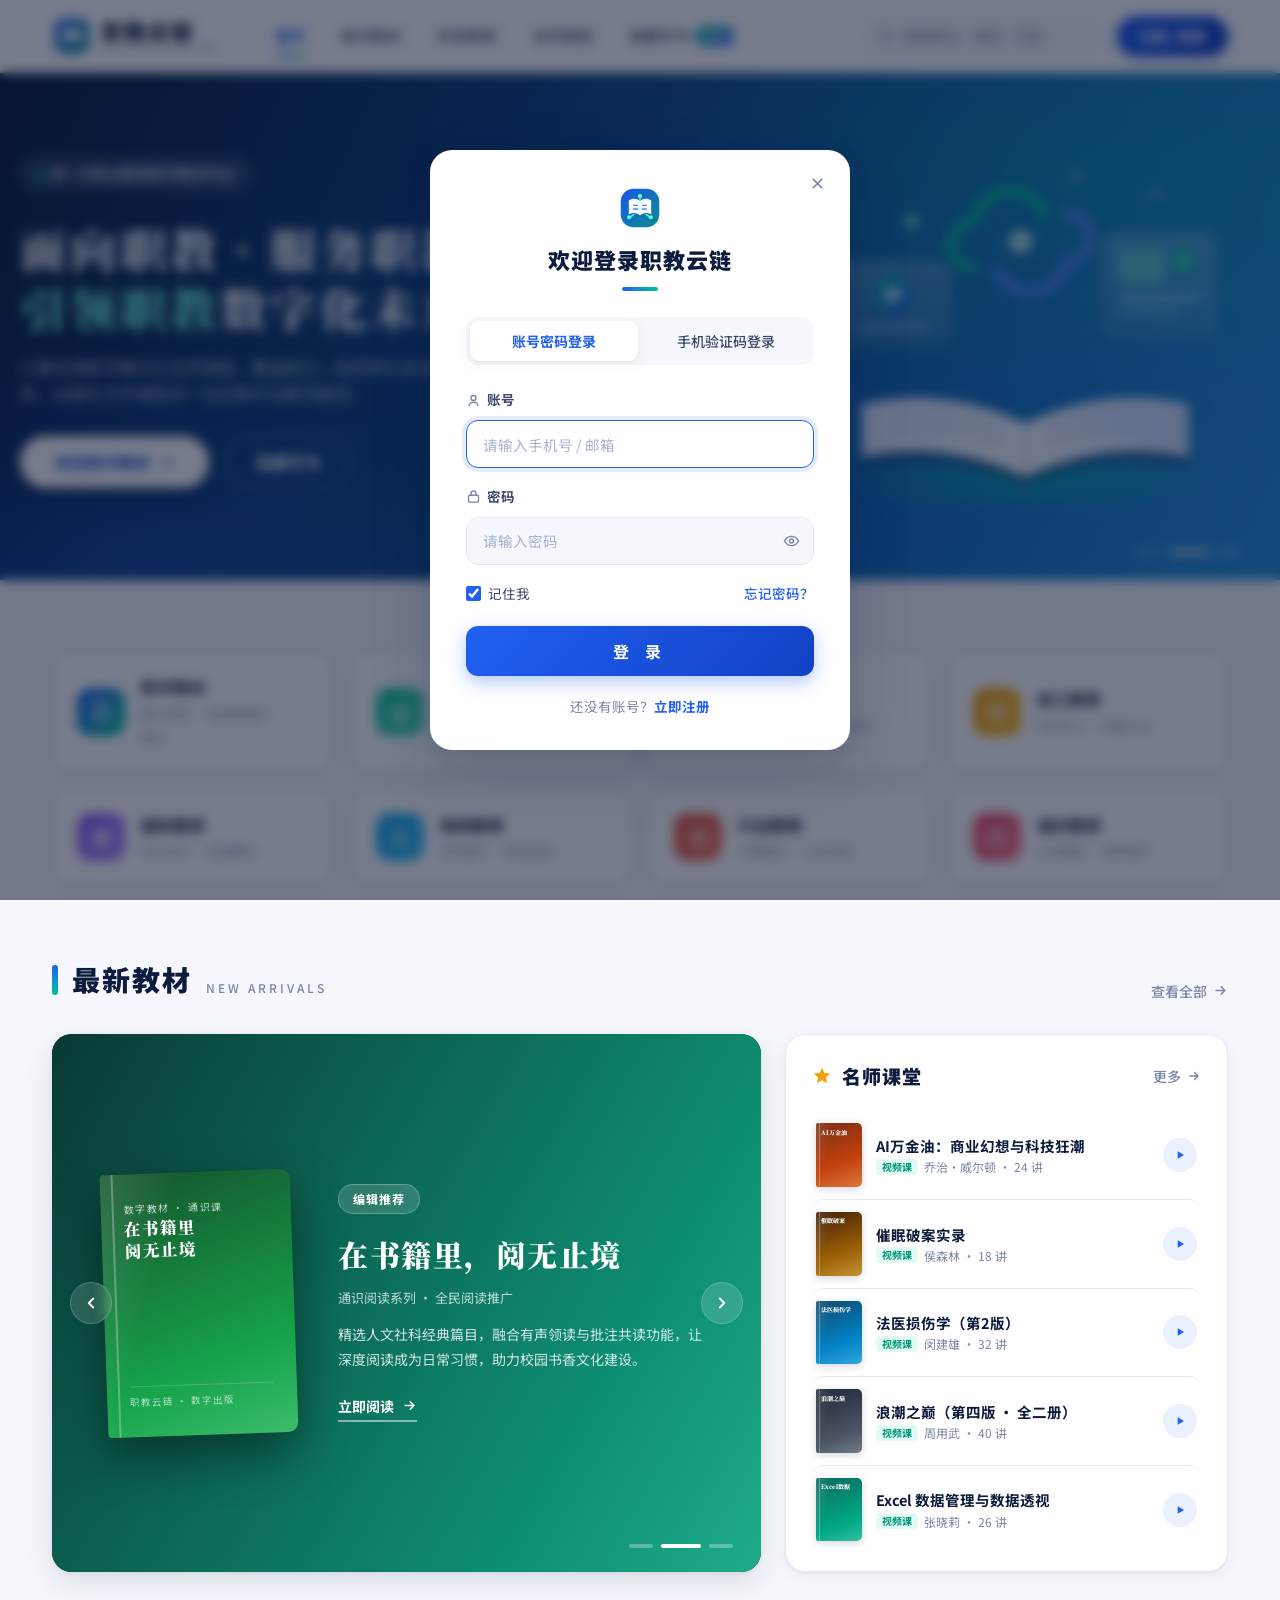
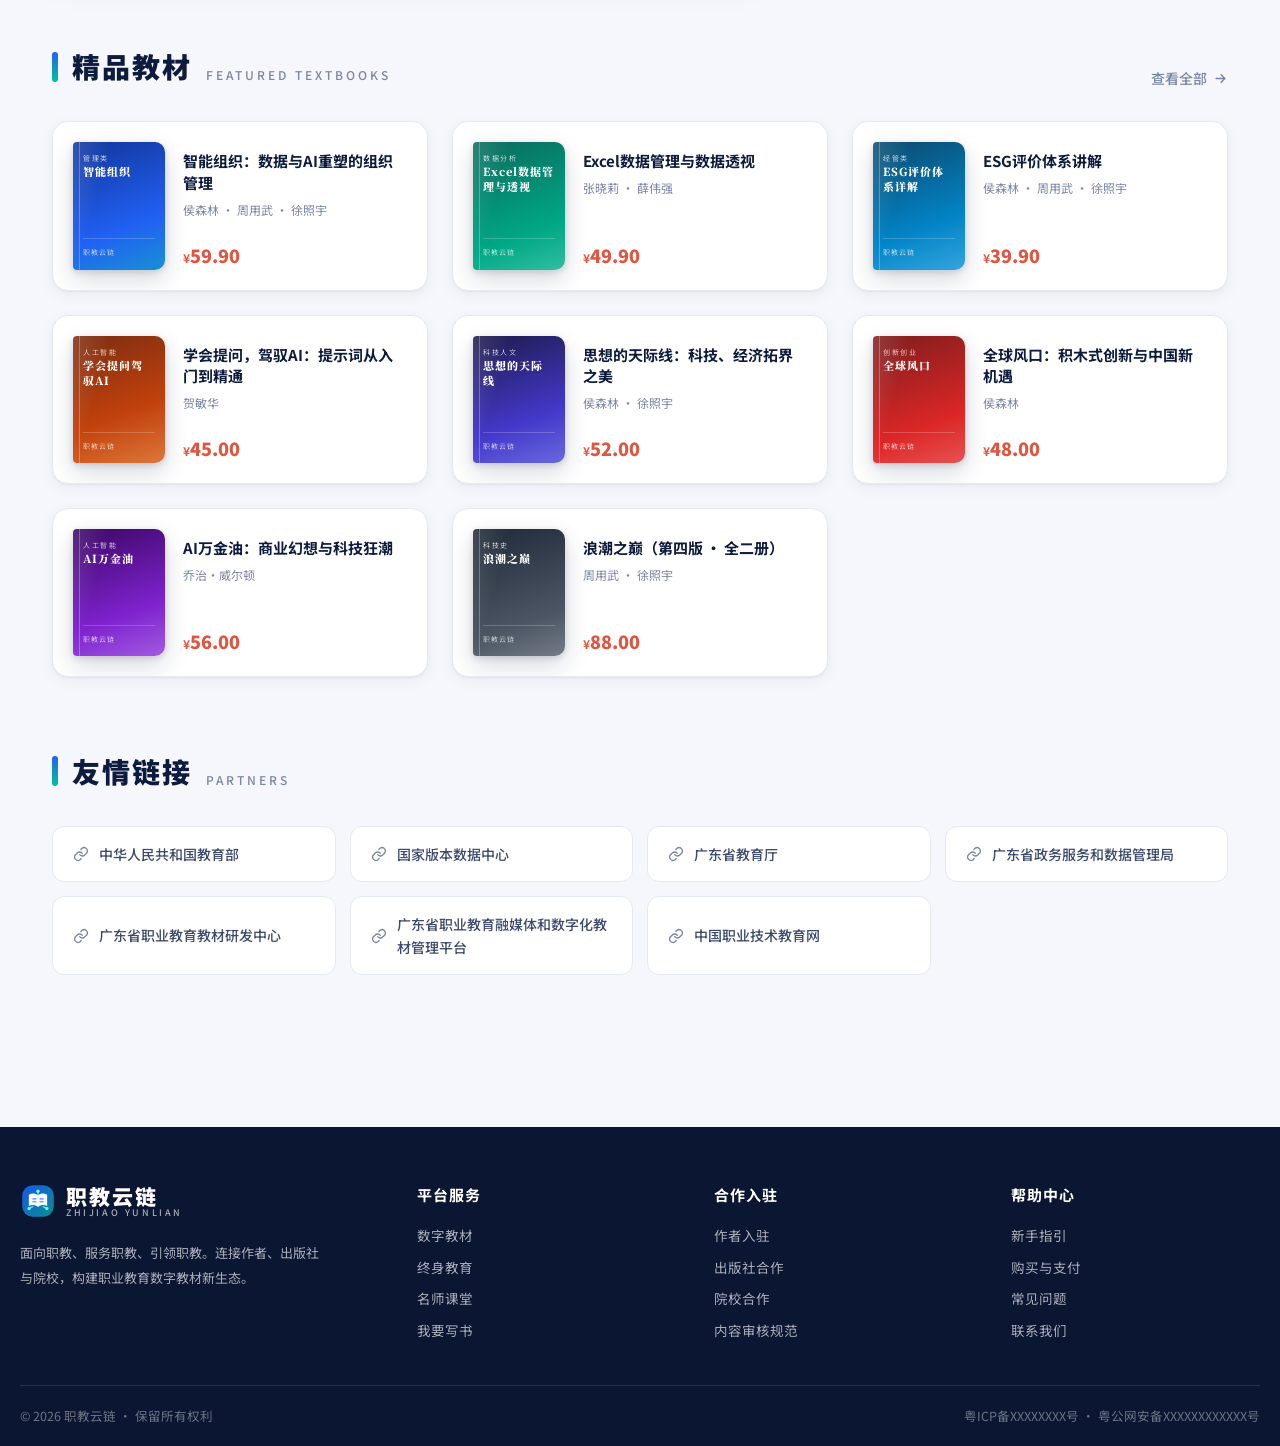
<file: write.html>
<!DOCTYPE html>
<html lang="zh-CN">
<head>
<meta charset="UTF-8"><meta name="viewport" content="width=device-width, initial-scale=1">
<title>编写教材 — 职教云链</title>
<link rel="stylesheet" href="assets/style.css?v=20260717a"><link rel="stylesheet" href="assets/write.css?v=20260717a"><link rel="stylesheet" href="assets/write-cover.css?v=20260717a"><link rel="stylesheet" href="assets/write-ai-review.css?v=20260717a">
<script>if(localStorage.getItem('zjyl_logged_in')!=='1')location.replace('index.html?redirect=write.html#login');</script>
</head>
<body>
<div class="write-app">
 <header class="write-head"><div class="write-brand"><a href="author.html" class="write-back">← 返回教材库</a><i></i><div><b>人工智能应用基础（第2版）</b><small>编写中 · 自动保存</small></div></div><div class="write-actions"><button class="write-ai" id="aiOpen">✦ AI 助手</button><button data-toast="教材预览已准备好（演示）">⌁ 预览</button><button class="write-save" id="writeSave">保存草稿</button><button class="write-submit" id="writeSubmit">提交审核</button></div></header>
 <main class="write-layout">
  <aside class="write-outline"><header><b>教材目录</b><button id="addChapter">＋</button></header><div class="outline-scroll" id="outlineList"><button class="chapter active" data-title="第五章 智能算法实践"><span>第五章</span>智能算法实践<small>⌄</small></button><button class="lesson active-sub" data-title="5.1 机器学习基本流程">5.1 机器学习基本流程</button><button class="lesson" data-title="5.2 特征工程与模型选择">5.2 特征工程与模型选择</button><button class="lesson" data-title="5.3 分类算法应用案例">5.3 分类算法应用案例 <i>案例</i></button><button class="chapter" data-title="第六章 智能应用项目实训"><span>第六章</span>智能应用项目实训<small>›</small></button><button class="chapter" data-title="附录：人工智能常用工具"><span>附录</span>人工智能常用工具<small>›</small></button></div><div class="outline-foot"><span>6 章 · 28 节</span><button id="addSection">新建章节</button></div></aside>
  <section class="write-editor"><div class="editor-toolbar"><select id="blockType"><option>正文</option><option>标题 2</option><option>标题 3</option></select><i></i><button data-cmd="bold"><b>B</b></button><button data-cmd="italic"><em>I</em></button><button data-cmd="underline"><u>U</u></button><i></i><button data-cmd="insertUnorderedList">☷</button><button data-toast="图片资源面板已打开（演示）">▧</button><button data-toast="视频资源面板已打开（演示）">▶</button><span>⌘S 保存</span></div><div class="editor-scroll"><article class="digital-page"><p class="page-path" id="pagePath">第五章 / 5.1 机器学习基本流程</p><h1 contenteditable="true" id="writeTitle">5.1 机器学习基本流程</h1><p class="lead" contenteditable="true">机器学习是人工智能的重要分支，它让计算机能够从数据中发现规律，并据此完成预测、分类和决策等任务。本节将从真实业务问题出发，建立对机器学习完整流程的认识。</p><h2 contenteditable="true">一、从问题到数据</h2><p contenteditable="true">任何机器学习项目都始于一个明确的问题。在职业教育场景中，我们可以尝试回答：如何根据学习行为数据，识别需要重点关注的学生？要解决这个问题，首先需要收集课程学习时长、任务完成率、测验成绩等相关数据。</p><div class="knowledge-card"><span>知识要点</span><b>机器学习的基本流程：明确问题 → 收集数据 → 数据处理 → 训练模型 → 评估优化 → 部署应用。</b></div><h2 contenteditable="true">二、数据处理与特征准备</h2><p contenteditable="true">原始数据通常无法直接用于训练模型。我们需要处理缺失值、统一数据格式，并从原始字段中提取对问题有帮助的特征。特征工程决定了模型能够观察到什么信息，是连接业务经验与算法能力的重要环节。</p><div class="editor-note">✦ AI 编写建议：可增加一个“学习预警”微案例，让学生理解特征与预测结果之间的关系。</div><p contenteditable="true">在完成数据准备后，便可以选择合适的算法进行训练。对于初学者而言，重点不在于记住所有算法，而在于理解每个步骤解决了什么问题。</p><p class="word-count"><span id="wordCount">418</span> 字 · 上次保存于刚刚</p></article></div></section>
  <aside class="write-rail"><div class="rail-tabs"><button class="active" data-rail="assets">教学资源</button><button data-rail="info">教材信息</button><button data-rail="review">审核反馈 <i>2</i></button></div><div class="rail-panel active" id="rail-assets"><button class="rail-add" data-toast="资源上传功能已准备好（演示）">＋ 添加教学资源</button><section><h3>本节关联资源 <span>3</span></h3><article class="rail-resource"><i class="video">▶</i><div><b>机器学习流程演示</b><small>视频 · 08:26</small></div><button data-toast="资源更多操作">•••</button></article><article class="rail-resource"><i class="doc">▤</i><div><b>学习预警任务单</b><small>文档 · PDF</small></div><button data-toast="资源更多操作">•••</button></article><article class="rail-resource"><i class="quiz">?</i><div><b>流程判断随堂练习</b><small>练习 · 5 题</small></div><button data-toast="资源更多操作">•••</button></article></section><section class="rail-tip"><b>资源使用提示</b><p>视频、文档和互动练习可以拖入章节内容中，支持学习者按需查看。</p></section></div><div class="rail-panel" id="rail-info"><div class="cover-field"><label>教材封面</label><div class="cover-preview" id="coverPreview"><img id="coverImage" alt="教材封面预览"><span id="coverPlaceholder">人工智能<br>应用基础</span></div><input id="coverInput" type="file" accept="image/png,image/jpeg,image/webp" hidden><div class="cover-actions"><button id="coverUpload" type="button">上传 / 更换</button><button id="coverClear" type="button">移除</button></div><small>支持 JPG、PNG、WebP，建议竖版图片，最大 2MB</small></div><label>教材名称<input value="人工智能应用基础（第2版）"></label><label>适用层次<select><option>高职专科</option><option>中职</option><option>本科</option></select></label><label>教材简介<textarea>面向职业院校学生的人工智能基础教材，强调项目驱动与实践应用。</textarea></label><button class="write-save rail-save" id="infoSave">保存信息</button></div><div class="rail-panel" id="rail-review"><div class="review-head"><b>本轮审核</b><span>待修改 2 条</span></div><article class="review-card"><div><i>1</i><b>内容完整性</b></div><p>建议补充“监督学习”和“无监督学习”的对比示例，帮助学生建立基础分类认知。</p><button class="review-jump" data-review="内容完整性">定位到内容</button><button class="review-resolve">标记已处理</button></article><article class="review-card"><div><i>2</i><b>教学资源</b></div><p>本节已关联视频，建议增加 1 道随堂判断题以强化流程关键节点。</p><button class="review-jump" data-review="教学资源">查看资源</button><button class="review-resolve">标记已处理</button></article><section class="review-history"><b>审核说明</b><p>完成修改后，可再次提交审核。审核记录会随版本保留。</p></section></div></aside>
 </main>
</div><div class="ai-mask" id="aiMask"></div><aside class="ai-drawer" id="aiDrawer"><header class="ai-head"><div><b>✦ AI 编写助手</b><span>基于当前章节内容提供辅助</span></div><button class="ai-close" id="aiClose">×</button></header><div class="ai-body"><div class="ai-welcome"><b>你好，李老师</b>我已阅读当前章节。你可以让我补充案例、优化表达，或生成教学活动建议。</div><div class="ai-prompts"><button data-ai="为本节补充一个学习预警案例">生成一个学习预警案例</button><button data-ai="帮我优化本节的教学目标">优化教学目标</button><button data-ai="根据本节内容生成 3 道随堂练习">生成 3 道随堂练习</button></div><div class="ai-message" id="aiMessage"><b>AI 建议</b><br>当前内容结构清晰，建议在“数据处理与特征准备”后增加一个简短的岗位案例。</div></div><div class="ai-compose"><input id="aiInput" placeholder="输入你的编写需求…"><button id="aiSend">发送</button></div></aside>
<script src="assets/app.js?v=20260717a"></script><script src="assets/write.js?v=20260717a"></script>
</body></html>
</file>
<file: assets/style.css>
/* ============================================
   职教云链 · Design System
   Palette: Ink #0D1B3E / Blue #2160F3 / Teal #00C29A
   ============================================ */
@import url('https://fonts.googleapis.com/css2?family=Noto+Sans+SC:wght@400;500;700;900&family=Noto+Serif+SC:wght@700;900&display=swap');

:root {
  --blue: #2160F3;
  --blue-deep: #1141C4;
  --blue-soft: #EAF0FE;
  --teal: #00C29A;
  --teal-deep: #009A7B;
  --teal-soft: #E3F9F3;
  --ink: #0D1B3E;
  --ink-2: #3D4A6B;
  --ink-3: #7A86A5;
  --line: #E4E9F4;
  --bg: #F5F7FC;
  --card: #FFFFFF;
  --gold: #F59E0B;
  --radius: 16px;
  --radius-sm: 10px;
  --shadow-sm: 0 1px 2px rgba(13,27,62,.05), 0 4px 16px rgba(13,27,62,.05);
  --shadow-md: 0 2px 6px rgba(13,27,62,.06), 0 12px 32px rgba(13,27,62,.10);
  --shadow-lg: 0 8px 24px rgba(13,27,62,.10), 0 24px 64px rgba(13,27,62,.14);
  --font: 'Noto Sans SC', 'PingFang SC', 'Microsoft YaHei', sans-serif;
  --font-display: 'Noto Serif SC', 'Songti SC', serif;
  --ease: cubic-bezier(.22,.68,.34,1);
}

* { margin: 0; padding: 0; box-sizing: border-box; }
html { scroll-behavior: smooth; }
body {
  font-family: var(--font);
  color: var(--ink);
  background: var(--bg);
  font-size: 15px;
  line-height: 1.6;
  -webkit-font-smoothing: antialiased;
}
a { color: inherit; text-decoration: none; }
button { font-family: inherit; cursor: pointer; border: none; background: none; }
img { max-width: 100%; display: block; }
.container { max-width: 1240px; margin: 0 auto; padding: 0 32px; }

::selection { background: rgba(33,96,243,.18); }

/* ---------- Logo ---------- */
.logo { display: inline-flex; align-items: center; gap: 10px; cursor: pointer; flex: 0 0 auto; white-space: nowrap; }
.logo svg, .logo .brand-mark { flex: 0 0 auto; }
.brand-mark { width: 40px; height: 40px; object-fit: contain; }
.brand-mark-sm { width: 36px; height: 36px; }
.brand-mark-reader { width: 38px; height: 38px; }
.brand-mark-modal { width: 44px; height: 44px; }
.logo .logo-text { display: flex; flex-direction: column; line-height: 1.15; }
.logo .logo-cn { font-size: 21px; font-weight: 900; letter-spacing: 2px; color: var(--ink); }
.logo .logo-en { font-size: 9px; letter-spacing: 2.6px; color: var(--ink-3); font-weight: 500; text-transform: uppercase; }
.logo.on-dark .logo-cn { color: #fff; }
.logo.on-dark .logo-en { color: rgba(255,255,255,.65); }

/* ---------- Header ---------- */
.site-header {
  position: sticky; top: 0; z-index: 100;
  background: rgba(255,255,255,.86);
  backdrop-filter: saturate(180%) blur(16px);
  -webkit-backdrop-filter: saturate(180%) blur(16px);
  border-bottom: 1px solid var(--line);
}
.header-inner { display: flex; align-items: center; gap: 40px; height: 72px; }
.main-nav { display: flex; gap: 4px; flex: 1; }
.main-nav a {
  padding: 8px 16px; border-radius: 8px; font-size: 15px; font-weight: 500;
  color: var(--ink-2); transition: all .2s var(--ease); position: relative;
  white-space: nowrap;
}
.main-nav a:hover { color: var(--blue); background: var(--blue-soft); }
.main-nav a.active { color: var(--blue); font-weight: 700; }
.main-nav a.active::after {
  content: ''; position: absolute; left: 16px; right: 16px; bottom: -1px;
  height: 3px; border-radius: 3px 3px 0 0;
  background: linear-gradient(90deg, var(--blue), var(--teal));
}
.nav-badge {
  display: inline-block; margin-left: 6px; padding: 1px 7px; font-size: 11px; font-weight: 700;
  color: #fff; background: linear-gradient(135deg, var(--teal), var(--blue));
  border-radius: 99px; vertical-align: 2px;
}
.header-actions { display: flex; align-items: center; gap: 14px; }

.search-box {
  display: flex; align-items: center; gap: 8px;
  width: 240px; height: 40px; padding: 0 14px;
  background: var(--bg); border: 1px solid var(--line); border-radius: 99px;
  transition: all .25s var(--ease);
}
.search-box:focus-within { border-color: var(--blue); background: #fff; box-shadow: 0 0 0 3px rgba(33,96,243,.12); width: 300px; }
.search-box svg { color: var(--ink-3); flex: 0 0 auto; }
.search-box input { border: none; outline: none; background: none; font-size: 14px; width: 100%; color: var(--ink); font-family: inherit; }
.search-box input::placeholder { color: var(--ink-3); }

.btn {
  display: inline-flex; align-items: center; justify-content: center; gap: 8px;
  height: 40px; padding: 0 22px; border-radius: 99px;
  font-size: 14px; font-weight: 700; transition: all .25s var(--ease);
  cursor: pointer; white-space: nowrap;
}
.btn-primary { background: linear-gradient(135deg, var(--blue), var(--blue-deep)); color: #fff; box-shadow: 0 4px 14px rgba(33,96,243,.35); }
.btn-primary:hover { transform: translateY(-1px); box-shadow: 0 8px 22px rgba(33,96,243,.45); }
.btn-primary:active { transform: translateY(0); }
.btn-ghost { border: 1.5px solid var(--line); color: var(--ink-2); background: #fff; }
.btn-ghost:hover { border-color: var(--blue); color: var(--blue); }

/* ---------- Hero ---------- */
.hero {
  position: relative; overflow: hidden;
  background: #0B1F55;
  color: #fff;
}
/* 多套 banner 背景（后台可配置切换） */
.hero-bg { position: absolute; inset: 0; opacity: 0; transition: opacity 1s var(--ease); }
.hero-bg.active { opacity: 1; }
.hero-bg::before {
  content: ''; position: absolute; inset: 0;
  background:
    radial-gradient(ellipse 800px 400px at 85% 20%, rgba(0,194,154,.28), transparent 60%),
    radial-gradient(ellipse 600px 500px at 10% 110%, rgba(33,96,243,.4), transparent 60%);
}
.hb-1 { background: linear-gradient(115deg, #0B1F55 0%, #123A9E 42%, #1553D6 68%, #0E8F8A 100%); }
.hb-2 { background: linear-gradient(115deg, #071B3F 0%, #0E4C8F 48%, #1273C4 78%, #38BDF8 130%); }
.hb-3 { background: linear-gradient(115deg, #04352D 0%, #0A6B5D 45%, #0E8F8A 72%, #2160F3 140%); }
.hero-switch { position: absolute; right: 40px; bottom: 26px; display: flex; gap: 8px; z-index: 6; }
.hero-switch .carousel-dot { background: rgba(255,255,255,.35); }
.hero-switch .carousel-dot.active { background: #fff; }
.hero-grid-lines {
  position: absolute; inset: 0; opacity: .35;
  background-image:
    linear-gradient(rgba(255,255,255,.05) 1px, transparent 1px),
    linear-gradient(90deg, rgba(255,255,255,.05) 1px, transparent 1px);
  background-size: 56px 56px;
  mask-image: radial-gradient(ellipse 70% 90% at 60% 40%, #000 30%, transparent 75%);
  -webkit-mask-image: radial-gradient(ellipse 70% 90% at 60% 40%, #000 30%, transparent 75%);
}
.hero-inner { position: relative; display: grid; grid-template-columns: 1.15fr .85fr; align-items: center; gap: 48px; padding: 58px 0 66px; }
.hero-kicker {
  display: inline-flex; align-items: center; gap: 8px;
  padding: 6px 16px; border-radius: 99px; font-size: 13px; font-weight: 500; letter-spacing: 1px;
  background: rgba(255,255,255,.12); border: 1px solid rgba(255,255,255,.2);
  backdrop-filter: blur(8px);
  margin-bottom: 28px;
}
.hero-kicker .dot { width: 7px; height: 7px; border-radius: 50%; background: var(--teal); box-shadow: 0 0 8px var(--teal); }
.hero h1 {
  font-family: var(--font-display);
  font-size: 46px; font-weight: 900; line-height: 1.28; letter-spacing: 4px;
  margin-bottom: 18px;
}
.hero h1 em { font-style: normal; color: #6FF7D4; position: relative; }
.hero-sub { font-size: 16px; color: rgba(255,255,255,.72); letter-spacing: .5px; margin-bottom: 30px; max-width: 520px; }
.hero-cta { display: flex; gap: 16px; align-items: center; }
.btn-hero {
  height: 52px; padding: 0 34px; font-size: 16px; border-radius: 99px;
  background: #fff; color: var(--blue-deep);
  box-shadow: 0 8px 28px rgba(0,0,0,.25);
}
.btn-hero:hover { transform: translateY(-2px); box-shadow: 0 14px 36px rgba(0,0,0,.3); }
.btn-hero-ghost {
  height: 52px; padding: 0 30px; font-size: 16px; border-radius: 99px;
  color: #fff; border: 1.5px solid rgba(255,255,255,.4);
}
.btn-hero-ghost:hover { background: rgba(255,255,255,.12); border-color: rgba(255,255,255,.7); }
.hero-stats { display: flex; gap: 48px; margin-top: 52px; }
.hero-stat .num { font-size: 32px; font-weight: 900; font-variant-numeric: tabular-nums; }
.hero-stat .num sup { font-size: 15px; color: #6FF7D4; margin-left: 2px; }
.hero-stat .label { font-size: 13px; color: rgba(255,255,255,.6); letter-spacing: 1px; }

/* hero illustration */
.hero-illust { position: relative; width: 100%; max-width: 470px; margin-left: auto; }
.hero-illust svg { width: 100%; height: auto; display: block; }
.fl-a, .fl-b, .fl-c { animation: floaty 5.2s ease-in-out infinite; transform-box: fill-box; transform-origin: center; }
.fl-b { animation-duration: 6.4s; animation-delay: -1.8s; }
.fl-c { animation-duration: 7.2s; animation-delay: -3.2s; }
@keyframes floaty {
  0%, 100% { transform: translateY(0); }
  50% { transform: translateY(-12px); }
}

/* hero book showcase */
.hero-visual { position: relative; height: 420px; }
.hero-book {
  position: absolute; border-radius: 6px 14px 14px 6px;
  box-shadow: -20px 30px 60px rgba(0,0,0,.4), inset 4px 0 8px rgba(255,255,255,.12), inset -2px 0 6px rgba(0,0,0,.2);
  transform-style: preserve-3d;
  transition: transform .5s var(--ease);
  overflow: hidden;
}
.hero-book::after {
  content: ''; position: absolute; left: 10px; top: 0; bottom: 0; width: 2px;
  background: rgba(255,255,255,.18);
}
.hero-book:hover { transform: translateY(-10px) rotate(-2deg) !important; }
.hero-book.cover { padding: 24px 20px; }
.hero-book .c-title { font-size: 20px; }
.hero-glow {
  position: absolute; left: 50%; bottom: -30px; transform: translateX(-50%);
  width: 460px; height: 90px; border-radius: 50%;
  background: radial-gradient(ellipse, rgba(0,194,154,.35), transparent 70%);
  filter: blur(12px);
}

/* ---------- Section scaffolding ---------- */
section.block { padding: 72px 0 0; }
section.block:last-of-type { padding-bottom: 72px; }
.sec-head { display: flex; align-items: flex-end; justify-content: space-between; margin-bottom: 32px; }
.sec-title { display: flex; align-items: center; gap: 14px; }
.sec-title .bar { width: 6px; height: 30px; border-radius: 4px; background: linear-gradient(180deg, var(--blue), var(--teal)); }
.sec-title h2 { font-size: 28px; font-weight: 900; letter-spacing: 2px; }
.sec-title .en { font-size: 12px; color: var(--ink-3); letter-spacing: 3px; text-transform: uppercase; align-self: flex-end; padding-bottom: 5px; font-weight: 500; }
.sec-more { display: inline-flex; align-items: center; gap: 6px; font-size: 14px; font-weight: 500; color: var(--ink-3); transition: all .2s; }
.sec-more:hover { color: var(--blue); gap: 10px; }

/* ---------- Category entries ---------- */
.cats { display: grid; grid-template-columns: repeat(4, 1fr); gap: 18px; }
.cat-card {
  position: relative; display: flex; align-items: center; gap: 16px;
  padding: 22px 24px; background: var(--card); border-radius: var(--radius);
  border: 1px solid var(--line); box-shadow: var(--shadow-sm);
  transition: all .3s var(--ease); cursor: pointer; overflow: hidden;
}
.cat-card::before {
  content: ''; position: absolute; inset: 0; opacity: 0; transition: opacity .3s;
  background: linear-gradient(120deg, var(--blue-soft), transparent 70%);
}
.cat-card:hover { transform: translateY(-4px); box-shadow: var(--shadow-md); border-color: rgba(33,96,243,.3); }
.cat-card:hover::before { opacity: 1; }
.cat-icon {
  position: relative; width: 48px; height: 48px; border-radius: 14px; flex: 0 0 auto;
  display: grid; place-items: center; color: #fff;
}
.cat-body { position: relative; }
.cat-body .name { font-size: 16px; font-weight: 700; }
.cat-body .desc { font-size: 12px; color: var(--ink-3); }
.cat-card .arrow { position: relative; margin-left: auto; color: var(--ink-3); opacity: 0; transform: translateX(-6px); transition: all .3s var(--ease); }
.cat-card:hover .arrow { opacity: 1; transform: translateX(0); color: var(--blue); }
.ci-0 { background: linear-gradient(135deg, #2160F3, #00C29A); }
.ci-1 { background: linear-gradient(135deg, #2160F3, #6C9BFF); }
.ci-2 { background: linear-gradient(135deg, #00C29A, #4FE3C1); }
.ci-3 { background: linear-gradient(135deg, #F59E0B, #FBBF24); }
.ci-4 { background: linear-gradient(135deg, #EF4466, #FB7185); }
.ci-5 { background: linear-gradient(135deg, #8B5CF6, #A78BFA); }
.ci-6 { background: linear-gradient(135deg, #0EA5E9, #38BDF8); }
.ci-7 { background: linear-gradient(135deg, #E1543F, #F4795F); }

/* ---------- Book cover (CSS placeholder) ---------- */
.cover {
  position: relative; border-radius: 4px 10px 10px 4px; overflow: hidden;
  aspect-ratio: 3/4.15;
  box-shadow: 0 2px 6px rgba(13,27,62,.14), 0 10px 24px rgba(13,27,62,.16);
  transition: all .35s var(--ease);
  display: flex; flex-direction: column; justify-content: space-between;
  padding: 14% 12%;
  color: #fff;
}
.cover::before {
  content: ''; position: absolute; left: 6%; top: 0; bottom: 0; width: 1.5px;
  background: rgba(255,255,255,.28);
}
.cover::after {
  content: ''; position: absolute; inset: 0;
  background: linear-gradient(105deg, rgba(255,255,255,.14) 0%, transparent 30%);
  pointer-events: none;
}
.cover .c-title { font-family: var(--font-display); font-weight: 900; line-height: 1.35; letter-spacing: 1px; font-size: clamp(14px, 1.3vw, 19px); position: relative; }
.cover .c-sub { font-size: 10px; opacity: .75; letter-spacing: 1.5px; position: relative; }
.cover .c-foot { font-size: 9.5px; opacity: .65; letter-spacing: 1px; border-top: 1px solid rgba(255,255,255,.3); padding-top: 8px; position: relative; }
.cover.light { color: var(--ink); }
.cover.light::before { background: rgba(13,27,62,.14); }
.cover.light .c-foot { border-top-color: rgba(13,27,62,.2); }
.cover.cover-art { background-position: center; background-size: cover; }
.cover.cover-art::after { background: linear-gradient(180deg, rgba(5,17,47,.12), rgba(5,17,47,.08) 45%, rgba(5,17,47,.45)); }
.cover.cover-art .c-title, .cover.cover-art .c-sub, .cover.cover-art .c-foot { text-shadow: 0 1px 3px rgba(0,0,0,.42); }
.cover.art-ai { background-image: linear-gradient(180deg, rgba(4,24,78,.08), rgba(4,24,78,.3)), url('covers/ai-foundations.png'); }
.cover.art-excel { background-image: linear-gradient(180deg, rgba(5,62,50,.08), rgba(5,39,56,.3)), url('covers/excel-data.png'); }
.cover.art-forensic { background-image: linear-gradient(180deg, rgba(3,18,56,.08), rgba(3,18,56,.3)), url('covers/forensic-injury.png'); }

.cv-1 { background: linear-gradient(160deg, #12369C, #2160F3 65%, #10C7B0 140%); }
.cv-2 { background: linear-gradient(160deg, #0A6B5D, #00A886 70%, #7FE0C4 145%); }
.cv-3 { background: linear-gradient(160deg, #7C2D12, #C2410C 60%, #FDBA74 150%); }
.cv-4 { background: linear-gradient(160deg, #1E1B4B, #4338CA 65%, #A5B4FC 155%); }
.cv-5 { background: linear-gradient(160deg, #831843, #BE185D 65%, #FBCFE8 165%); }
.cv-6 { background: linear-gradient(160deg, #0C4A6E, #0284C7 65%, #7DD3FC 150%); }
.cv-7 { background: linear-gradient(160deg, #14532D, #16A34A 70%, #86EFAC 160%); }
.cv-8 { background: linear-gradient(160deg, #422006, #A16207 65%, #FDE68A 160%); }
.cv-9 { background: linear-gradient(160deg, #1F2937, #4B5563 70%, #D1D5DB 170%); }
.cv-10 { background: linear-gradient(150deg, #F8FAFC, #E2E8F0 80%); }
.cv-11 { background: linear-gradient(160deg, #3B0764, #7E22CE 65%, #D8B4FE 155%); }
.cv-12 { background: linear-gradient(160deg, #7F1D1D, #DC2626 68%, #FCA5A5 160%); }

/* ---------- Carousel (最新教材) ---------- */
.carousel-zone { display: grid; grid-template-columns: 1.6fr 1fr; gap: 24px; align-items: stretch; }
.carousel {
  position: relative; border-radius: 20px; overflow: hidden; box-shadow: var(--shadow-md);
  min-height: 380px; background: var(--ink);
}
.slide {
  position: absolute; inset: 0; opacity: 0; transition: opacity .6s var(--ease);
  display: flex; align-items: center; padding: 44px 52px; gap: 44px;
  color: #fff;
}
.slide.active { opacity: 1; z-index: 2; }
.slide .s-cover { width: 190px; flex: 0 0 auto; transform: rotate(-2deg); }
.slide .s-cover .cover { box-shadow: 0 20px 50px rgba(0,0,0,.45); }
.slide .s-body .s-tag {
  display: inline-block; padding: 4px 14px; font-size: 12px; font-weight: 700; letter-spacing: 1px;
  border-radius: 99px; background: rgba(255,255,255,.15); border: 1px solid rgba(255,255,255,.25);
  margin-bottom: 16px; backdrop-filter: blur(4px);
}
.slide .s-body h3 { font-family: var(--font-display); font-size: 30px; font-weight: 900; letter-spacing: 1.5px; margin-bottom: 10px; }
.slide .s-body .s-author { font-size: 13px; opacity: .75; margin-bottom: 14px; }
.slide .s-body p { font-size: 14px; line-height: 1.8; opacity: .82; max-width: 420px; display: -webkit-box; -webkit-line-clamp: 3; -webkit-box-orient: vertical; overflow: hidden; }
.slide .s-link { display: inline-flex; align-items: center; gap: 8px; margin-top: 22px; font-size: 14px; font-weight: 700; color: #fff; border-bottom: 2px solid rgba(255,255,255,.5); padding-bottom: 3px; transition: all .2s; }
.slide .s-link:hover { gap: 12px; border-color: #fff; }
.sl-1 { background: linear-gradient(120deg, #0E2A6E, #1553D6 70%, #0E8F8A 130%); }
.sl-2 { background: linear-gradient(120deg, #093A33, #0E8F72 75%, #38D9A9 140%); }
.sl-3 { background: linear-gradient(120deg, #431407, #B45309 80%, #FCD34D 160%); }
.carousel-nav { position: absolute; right: 28px; bottom: 24px; display: flex; gap: 8px; z-index: 5; }
.carousel-dot { width: 24px; height: 4px; border-radius: 4px; background: rgba(255,255,255,.3); transition: all .3s; cursor: pointer; }
.carousel-dot.active { background: #fff; width: 40px; }
.carousel-arrow {
  position: absolute; top: 50%; transform: translateY(-50%); z-index: 5;
  width: 42px; height: 42px; border-radius: 50%;
  background: rgba(255,255,255,.14); color: #fff; backdrop-filter: blur(6px);
  display: grid; place-items: center; transition: all .25s;
  border: 1px solid rgba(255,255,255,.2);
}
.carousel-arrow:hover { background: rgba(255,255,255,.3); }
.carousel-arrow.prev { left: 18px; }
.carousel-arrow.next { right: 18px; }

/* 名师课堂 side panel */
.panel { background: var(--card); border: 1px solid var(--line); border-radius: 20px; box-shadow: var(--shadow-sm); padding: 26px 26px 18px; display: flex; flex-direction: column; }
.panel-head { display: flex; align-items: center; justify-content: space-between; margin-bottom: 20px; }
.panel-head h3 { font-size: 19px; font-weight: 900; letter-spacing: 1px; display: flex; align-items: center; gap: 10px; }
.panel-head h3 svg { color: var(--gold); }
.panel-list { display: flex; flex-direction: column; }
.panel-item { display: flex; align-items: center; gap: 14px; padding: 12px 4px; border-radius: 12px; transition: background .2s; cursor: pointer; }
.panel-item:hover { background: var(--bg); }
.panel-item + .panel-item { border-top: 1px solid var(--line); }
.panel-item .p-cover { width: 46px; flex: 0 0 auto; }
.panel-item .p-cover .cover { border-radius: 2px 5px 5px 2px; box-shadow: 0 2px 8px rgba(13,27,62,.18); padding: 12% 10%; }
.panel-item .p-cover .c-title { font-size: 6px; letter-spacing: 0; }
.panel-item .p-body { min-width: 0; flex: 1; }
.panel-item .p-title { font-size: 14.5px; font-weight: 700; white-space: nowrap; overflow: hidden; text-overflow: ellipsis; }
.panel-item .p-meta { font-size: 12px; color: var(--ink-3); display: flex; align-items: center; gap: 6px; }
.panel-item .p-play {
  width: 34px; height: 34px; border-radius: 50%; flex: 0 0 auto;
  display: grid; place-items: center; color: var(--blue);
  background: var(--blue-soft); transition: all .25s var(--ease);
}
.panel-item:hover .p-play { background: var(--blue); color: #fff; transform: scale(1.08); }
.p-badge { display: inline-block; padding: 0 6px; font-size: 10px; font-weight: 700; border-radius: 4px; background: var(--teal-soft); color: var(--teal-deep); }

/* ---------- 精品教材 grid ---------- */
.book-grid { display: grid; grid-template-columns: repeat(3, 1fr); gap: 24px; }
.book-card {
  position: relative; background: var(--card); border: 1px solid var(--line); border-radius: var(--radius);
  padding: 20px; display: flex; gap: 18px; transition: all .3s var(--ease); cursor: pointer;
  box-shadow: var(--shadow-sm); overflow: hidden;
}
.book-card:hover { transform: translateY(-5px); box-shadow: var(--shadow-md); border-color: rgba(33,96,243,.25); }
.book-card .b-cover { width: 92px; flex: 0 0 auto; }
.book-card .b-cover .cover { padding: 12% 11%; }
.book-card .b-cover .c-title { font-size: 11px; }
.book-card .b-cover .c-sub, .book-card .b-cover .c-foot { font-size: 7px; }
.book-card:hover .b-cover .cover { transform: translateY(-3px) rotate(-1.5deg); }
.book-card .b-body { min-width: 0; display: flex; flex-direction: column; padding-top: 8px; }
.book-card .b-title { font-size: 15px; font-weight: 700; line-height: 1.45; display: -webkit-box; -webkit-line-clamp: 2; -webkit-box-orient: vertical; overflow: hidden; margin-bottom: 6px; transition: color .2s; }
.book-card:hover .b-title { color: var(--blue); }
.book-card .b-author { font-size: 12px; color: var(--ink-3); white-space: nowrap; overflow: hidden; text-overflow: ellipsis; }
.book-card .b-foot { margin-top: auto; display: flex; align-items: center; justify-content: space-between; gap: 8px; }
.book-card .b-foot .price { font-size: 18px; }
.price { font-weight: 900; color: #E1543F; font-variant-numeric: tabular-nums; }
.price .yen { font-size: 12px; font-weight: 700; }

/* ---------- 友情链接 ---------- */
.links-strip { display: grid; grid-template-columns: repeat(4, 1fr); gap: 14px; }
.link-chip {
  display: flex; align-items: center; gap: 10px; padding: 16px 20px;
  background: var(--card); border: 1px solid var(--line); border-radius: 12px;
  font-size: 14px; font-weight: 500; color: var(--ink-2);
  transition: all .25s var(--ease);
}
.link-chip:hover { color: var(--blue); border-color: rgba(33,96,243,.35); box-shadow: var(--shadow-sm); transform: translateY(-2px); }
.link-chip svg { color: var(--ink-3); flex: 0 0 auto; transition: color .25s; }
.link-chip:hover svg { color: var(--blue); }

/* ---------- Footer ---------- */
.site-footer { margin-top: 80px; background: #0B1633; color: rgba(255,255,255,.65); }
.footer-main { display: grid; grid-template-columns: 1.4fr 1fr 1fr 1fr; gap: 48px; padding: 56px 0 44px; }
.footer-main h4 { color: #fff; font-size: 15px; font-weight: 700; margin-bottom: 18px; letter-spacing: 1px; }
.footer-main ul { list-style: none; display: flex; flex-direction: column; gap: 10px; font-size: 13.5px; }
.footer-main ul a:hover { color: #fff; }
.footer-brand p { font-size: 13px; line-height: 1.9; margin-top: 16px; max-width: 300px; }
.footer-bottom { border-top: 1px solid rgba(255,255,255,.1); padding: 20px 0; display: flex; justify-content: space-between; font-size: 12.5px; color: rgba(255,255,255,.4); }

/* ---------- List page ---------- */
.list-hero { background: linear-gradient(115deg, #0B1F55, #1553D6 75%, #0E8F8A 135%); padding: 44px 0; color: #fff; position: relative; overflow: hidden; }
.list-hero::before { content: ''; position: absolute; inset: 0; background: radial-gradient(ellipse 600px 300px at 90% 10%, rgba(0,194,154,.3), transparent 60%); }
.list-hero h1 { position: relative; font-size: 30px; font-weight: 900; letter-spacing: 2px; }
.list-hero .crumb { position: relative; font-size: 13px; color: rgba(255,255,255,.6); margin-bottom: 8px; display: flex; align-items: center; gap: 8px; }
.list-hero .crumb a:hover { color: #fff; }

.filter-card {
  background: var(--card); border: 1px solid var(--line); border-radius: var(--radius);
  box-shadow: var(--shadow-sm); padding: 8px 28px; margin-top: -28px; position: relative; z-index: 5;
}
.filter-row { display: flex; align-items: flex-start; gap: 20px; padding: 14px 0; }
.filter-row + .filter-row { border-top: 1px dashed var(--line); }
.filter-row.sub-row { background: var(--bg); margin: 0 -28px; padding: 12px 28px 12px 0; border-radius: 0 0 var(--radius) var(--radius); border-top: 1px solid var(--line); }
.filter-label { flex: 0 0 76px; font-size: 14px; color: var(--ink-3); font-weight: 500; padding-top: 5px; white-space: nowrap; }
.sub-row .filter-label { flex-basis: 104px; }
.filter-opts { display: flex; flex-wrap: wrap; gap: 6px; }
.filter-opt {
  padding: 5px 16px; border-radius: 99px; font-size: 14px; color: var(--ink-2);
  transition: all .2s; cursor: pointer; border: 1px solid transparent;
}
.filter-opt:hover { color: var(--blue); background: var(--blue-soft); }
.filter-opt.active { color: #fff; background: var(--blue); font-weight: 700; box-shadow: 0 2px 8px rgba(33,96,243,.35); }
.sub-row .filter-opt.active { background: var(--teal-deep); box-shadow: 0 2px 8px rgba(0,154,123,.3); }

.list-toolbar { display: flex; align-items: center; justify-content: space-between; margin: 28px 0 20px; }
.list-toolbar .count { font-size: 14px; color: var(--ink-3); }
.list-toolbar .count strong { color: var(--blue); font-size: 16px; }
.sort-opts { display: flex; gap: 4px; background: #fff; border: 1px solid var(--line); border-radius: 99px; padding: 4px; }
.sort-opt { padding: 5px 18px; border-radius: 99px; font-size: 13px; color: var(--ink-2); cursor: pointer; transition: all .2s; }
.sort-opt.active { background: var(--ink); color: #fff; font-weight: 700; }

.shelf { display: grid; grid-template-columns: repeat(3, 1fr); gap: 22px; }
.shelf-card {
  display: flex; gap: 22px; padding: 24px; background: var(--card);
  border: 1px solid var(--line); border-radius: var(--radius); box-shadow: var(--shadow-sm);
  transition: all .3s var(--ease); cursor: pointer; position: relative; overflow: hidden;
}
.shelf-card::after {
  content: ''; position: absolute; left: 0; top: 0; bottom: 0; width: 3px;
  background: linear-gradient(180deg, var(--blue), var(--teal));
  opacity: 0; transition: opacity .3s;
}
.shelf-card:hover { transform: translateY(-5px); box-shadow: var(--shadow-md); border-color: rgba(33,96,243,.25); }
.shelf-card:hover::after { opacity: 1; }
.shelf-card .s-cover { width: 118px; flex: 0 0 auto; }
.shelf-card .s-cover .cover { padding: 13% 11%; }
.shelf-card .s-cover .c-title { font-size: 13px; }
.shelf-card .s-cover .c-sub { font-size: 8px; }
.shelf-card .s-cover .c-foot { font-size: 7.5px; }
.shelf-card:hover .s-cover .cover { transform: translateY(-4px) rotate(-1.5deg); box-shadow: 0 8px 20px rgba(13,27,62,.25); }
.shelf-body { min-width: 0; flex: 1; display: flex; flex-direction: column; }
.shelf-body .s-title { font-size: 16.5px; font-weight: 700; line-height: 1.4; margin-bottom: 8px; display: -webkit-box; -webkit-line-clamp: 1; -webkit-box-orient: vertical; overflow: hidden; transition: color .2s; }
.shelf-card:hover .s-title { color: var(--blue); }
.meta-line { font-size: 12.5px; color: var(--ink-3); display: flex; gap: 6px; margin-bottom: 3px; }
.meta-line .k { color: #A8B2CC; flex: 0 0 auto; }
.meta-line .v { color: var(--ink-2); white-space: nowrap; overflow: hidden; text-overflow: ellipsis; }
.shelf-body .s-desc { font-size: 12.5px; color: var(--ink-3); line-height: 1.7; margin-top: 6px; display: -webkit-box; -webkit-line-clamp: 2; -webkit-box-orient: vertical; overflow: hidden; }
.shelf-foot { margin-top: auto; padding-top: 12px; display: flex; align-items: center; justify-content: space-between; }
.shelf-foot .price { font-size: 20px; }
.tag-row { display: flex; gap: 6px; margin-bottom: 8px; }
.tag { padding: 1px 9px; font-size: 11px; font-weight: 500; border-radius: 5px; }
.tag-blue { background: var(--blue-soft); color: var(--blue); }
.tag-teal { background: var(--teal-soft); color: var(--teal-deep); }
.tag-amber { background: #FEF3E2; color: #B45309; }
.btn-mini {
  height: 32px; padding: 0 16px; border-radius: 99px; font-size: 12.5px; font-weight: 700;
  background: var(--blue-soft); color: var(--blue); transition: all .25s var(--ease);
  display: inline-flex; align-items: center; gap: 6px;
}
.shelf-card:hover .btn-mini { background: var(--blue); color: #fff; box-shadow: 0 4px 12px rgba(33,96,243,.35); }

.pagination { display: flex; justify-content: center; gap: 8px; margin: 48px 0 72px; }
.page-btn {
  min-width: 40px; height: 40px; padding: 0 8px; border-radius: 12px;
  display: grid; place-items: center; font-size: 14px; font-weight: 500;
  background: #fff; border: 1px solid var(--line); color: var(--ink-2);
  cursor: pointer; transition: all .2s; font-variant-numeric: tabular-nums;
}
.page-btn:hover { border-color: var(--blue); color: var(--blue); }
.page-btn.active { background: var(--blue); border-color: var(--blue); color: #fff; font-weight: 700; box-shadow: 0 4px 12px rgba(33,96,243,.35); }
.page-btn.dots { border: none; background: none; cursor: default; }

/* ---------- Login page ---------- */
.login-page {
  min-height: 100vh; display: grid; grid-template-columns: 1.1fr 1fr;
  background: #fff;
}
.login-brand {
  position: relative; overflow: hidden; display: flex; flex-direction: column;
  padding: 48px 64px; color: #fff;
  background: linear-gradient(150deg, #0B1F55 0%, #123A9E 45%, #1553D6 75%, #0E8F8A 130%);
}
.login-brand::before {
  content: ''; position: absolute; inset: 0;
  background:
    radial-gradient(ellipse 700px 400px at 90% 0%, rgba(0,194,154,.3), transparent 60%),
    radial-gradient(ellipse 500px 400px at 0% 100%, rgba(33,96,243,.5), transparent 60%);
}
.login-brand .hero-grid-lines { opacity: .3; }
.login-brand-body { position: relative; margin: auto 0; max-width: 480px; }
.login-brand h2 { font-family: var(--font-display); font-size: 40px; font-weight: 900; line-height: 1.4; letter-spacing: 3px; margin: 36px 0 16px; }
.login-brand h2 em { font-style: normal; color: #6FF7D4; }
.login-brand p { font-size: 15px; color: rgba(255,255,255,.7); line-height: 2; }
.login-features { position: relative; display: flex; flex-direction: column; gap: 14px; margin-top: 40px; }
.login-feature { display: flex; align-items: center; gap: 12px; font-size: 14px; color: rgba(255,255,255,.85); }
.login-feature .fi {
  width: 34px; height: 34px; border-radius: 10px; flex: 0 0 auto;
  background: rgba(255,255,255,.12); border: 1px solid rgba(255,255,255,.18);
  display: grid; place-items: center; color: #6FF7D4;
}
.login-brand .copyright { position: relative; font-size: 12px; color: rgba(255,255,255,.4); }

/* floating deco books */
.deco-books { position: absolute; right: -30px; bottom: -20px; display: flex; gap: 14px; transform: rotate(-8deg); opacity: .5; }
.deco-books .cover { width: 110px; padding: 14px 12px; }
.deco-books .c-title { font-size: 13px; }
.deco-books .c-sub { font-size: 8px; }
.deco-books .c-foot { font-size: 7.5px; }

.login-form-side { display: flex; flex-direction: column; padding: 40px 64px; }
.login-form-wrap { margin: auto; width: 100%; max-width: 400px; }
.login-form-wrap h1 { font-size: 28px; font-weight: 900; letter-spacing: 1px; margin-bottom: 8px; }
.login-form-wrap .sub { font-size: 14px; color: var(--ink-3); margin-bottom: 36px; }
.login-tabs { display: flex; gap: 4px; background: var(--bg); border-radius: 12px; padding: 4px; margin-bottom: 30px; }
.login-tab {
  flex: 1; height: 40px; border-radius: 9px; font-size: 14px; font-weight: 500; color: var(--ink-2);
  transition: all .25s var(--ease);
}
.login-tab.active { background: #fff; color: var(--blue); font-weight: 700; box-shadow: var(--shadow-sm); }
.field { margin-bottom: 22px; }
.field label { display: flex; align-items: center; gap: 6px; font-size: 13.5px; font-weight: 700; color: var(--ink-2); margin-bottom: 9px; }
.field label svg { color: var(--ink-3); }
.input-wrap { position: relative; }
.input-wrap input {
  width: 100%; height: 48px; padding: 0 16px; font-size: 14.5px; font-family: inherit;
  border: 1.5px solid var(--line); border-radius: 12px; outline: none; color: var(--ink);
  background: var(--bg); transition: all .25s var(--ease);
}
.input-wrap input::placeholder { color: #A8B2CC; }
.input-wrap input:focus { border-color: var(--blue); background: #fff; box-shadow: 0 0 0 4px rgba(33,96,243,.12); }
.input-wrap .toggle-pass {
  position: absolute; right: 14px; top: 50%; transform: translateY(-50%);
  color: var(--ink-3); display: grid; place-items: center;
}
.input-wrap .toggle-pass:hover { color: var(--blue); }
.form-aux { display: flex; justify-content: space-between; align-items: center; margin-bottom: 26px; font-size: 13.5px; }
.form-aux .remember { display: flex; align-items: center; gap: 7px; color: var(--ink-2); cursor: pointer; user-select: none; }
.form-aux .remember input { accent-color: var(--blue); width: 15px; height: 15px; cursor: pointer; }
.form-aux .forgot { color: var(--blue); font-weight: 500; }
.form-aux .forgot:hover { text-decoration: underline; }
.btn-login {
  width: 100%; height: 50px; border-radius: 12px; font-size: 16px; font-weight: 700; letter-spacing: 6px;
  color: #fff; background: linear-gradient(135deg, var(--blue), var(--blue-deep));
  box-shadow: 0 6px 18px rgba(33,96,243,.35); transition: all .25s var(--ease);
}
.btn-login:hover { transform: translateY(-2px); box-shadow: 0 10px 26px rgba(33,96,243,.45); }
.btn-login:active { transform: translateY(0); }
.login-foot { text-align: center; margin-top: 26px; font-size: 13.5px; color: var(--ink-3); }
.login-foot a { color: var(--blue); font-weight: 700; }
.login-foot a:hover { text-decoration: underline; }
.divider { display: flex; align-items: center; gap: 14px; margin: 30px 0 20px; font-size: 12px; color: #A8B2CC; }
.divider::before, .divider::after { content: ''; flex: 1; height: 1px; background: var(--line); }
.sso-row { display: flex; gap: 12px; }
.sso-btn {
  flex: 1; height: 44px; border-radius: 12px; border: 1.5px solid var(--line);
  display: flex; align-items: center; justify-content: center; gap: 8px;
  font-size: 13px; color: var(--ink-2); transition: all .25s;
  background: #fff;
}
.sso-btn:hover { border-color: var(--blue); color: var(--blue); background: var(--blue-soft); }

/* ---------- Toast ---------- */
.toast {
  position: fixed; left: 50%; top: 88px; z-index: 1200;
  transform: translateX(-50%) translateY(-12px);
  display: flex; align-items: center; gap: 10px;
  padding: 12px 22px; border-radius: 99px;
  background: rgba(13,27,62,.92); color: #fff; font-size: 14px;
  box-shadow: var(--shadow-lg);
  opacity: 0; pointer-events: none;
  transition: opacity .25s var(--ease), transform .25s var(--ease);
}
.toast.show { opacity: 1; transform: translateX(-50%) translateY(0); }
.toast svg { color: #6FF7D4; flex: 0 0 auto; }

/* ---------- Login modal ---------- */
.modal-mask {
  position: fixed; inset: 0; z-index: 1000;
  background: rgba(9, 18, 45, .55);
  backdrop-filter: blur(6px); -webkit-backdrop-filter: blur(6px);
  display: grid; place-items: center;
  opacity: 0; pointer-events: none; transition: opacity .25s var(--ease);
}
.modal-mask.open { opacity: 1; pointer-events: auto; }
.login-modal {
  width: min(420px, calc(100vw - 40px));
  background: #fff; border-radius: 22px; padding: 36px 36px 32px;
  box-shadow: var(--shadow-lg);
  transform: translateY(16px) scale(.97); transition: transform .3s var(--ease);
  position: relative;
}
.modal-mask.open .login-modal { transform: none; }
.modal-close {
  position: absolute; top: 16px; right: 16px;
  width: 34px; height: 34px; border-radius: 50%;
  display: grid; place-items: center; color: var(--ink-3);
  transition: all .2s;
}
.modal-close:hover { background: var(--bg); color: var(--ink); }
.login-modal .m-head { text-align: center; margin-bottom: 26px; }
.login-modal .m-head .m-logo { display: inline-flex; margin-bottom: 12px; }
.login-modal .m-head h2 { font-size: 22px; font-weight: 900; letter-spacing: 1px; }
.login-modal .m-head .m-underline {
  width: 36px; height: 4px; border-radius: 4px; margin: 10px auto 0;
  background: linear-gradient(90deg, var(--blue), var(--teal));
}
.login-modal .field { margin-bottom: 18px; }
.login-modal .login-tabs { margin-bottom: 24px; }
.login-modal .form-aux { margin-bottom: 22px; }
.login-modal .login-foot { margin-top: 20px; }

/* ---------- Reveal animation ---------- */
.reveal { opacity: 0; transform: translateY(24px); transition: opacity .7s var(--ease), transform .7s var(--ease); }
.reveal.in { opacity: 1; transform: none; }

@media (prefers-reduced-motion: reduce) {
  *, *::before, *::after { animation: none !important; transition-duration: .01ms !important; }
  .reveal { opacity: 1; transform: none; }
}

/* ---------- Responsive ---------- */
@media (max-width: 1080px) {
  .cats { grid-template-columns: repeat(2, 1fr); }
  .book-grid { grid-template-columns: repeat(2, 1fr); }
  .shelf { grid-template-columns: repeat(2, 1fr); }
  .carousel-zone { grid-template-columns: 1fr; }
  .hero-inner { grid-template-columns: 1fr; }
  .hero-illust { display: none; }
  .footer-main { grid-template-columns: 1fr 1fr; }
  .login-page { grid-template-columns: 1fr; }
  .login-brand { display: none; }
}
@media (max-width: 1150px) {
  .header-inner { gap: 18px; }
  .main-nav { gap: 0; }
  .main-nav a { padding: 8px 10px; font-size: 14px; }
  .main-nav a.active::after { left: 10px; right: 10px; }
  .logo-en { display: none; }
  .search-box { width: 150px; }
  .search-box:focus-within { width: 190px; }
}
@media (max-width: 720px) {
  .container { padding: 0 20px; }
  .main-nav { display: none; }
  .search-box { display: none; }
  .cats, .book-grid, .shelf, .links-strip { grid-template-columns: 1fr; }
  .hero h1 { font-size: 34px; }
  .footer-main { grid-template-columns: 1fr; }
}

/* ============================================
   数字教材子门户（reader.html）
   ============================================ */
.rd-app { display: flex; min-height: 100vh; background: var(--bg); }

/* sidebar */
.rd-side {
  width: 240px; flex: 0 0 auto; background: #fff; border-right: 1px solid var(--line);
  display: flex; flex-direction: column; padding: 22px 16px 18px;
  position: sticky; top: 0; height: 100vh;
}
.rd-side .logo { padding: 0 8px 20px; }
.rd-nav { display: flex; flex-direction: column; gap: 4px; }
.rd-nav-item {
  display: flex; align-items: center; gap: 12px; padding: 11px 14px;
  border-radius: 12px; font-size: 14.5px; font-weight: 500; color: var(--ink-2);
  cursor: pointer; transition: all .2s var(--ease); border: none; background: none; text-align: left;
}
.rd-nav-item svg { flex: 0 0 auto; color: var(--ink-3); transition: color .2s; }
.rd-nav-item:hover { background: var(--bg); color: var(--ink); }
.rd-nav-item.active { background: linear-gradient(120deg, var(--blue), var(--blue-deep)); color: #fff; font-weight: 700; box-shadow: 0 4px 14px rgba(33,96,243,.3); }
.rd-nav-item.active svg { color: #fff; }
.rd-promo {
  margin-top: auto; border-radius: 16px; padding: 18px 16px; color: #fff;
  background: linear-gradient(150deg, #123A9E, #1553D6 60%, #0E8F8A 130%);
  position: relative; overflow: hidden;
}
.rd-promo::before { content:''; position:absolute; inset:0; background: radial-gradient(ellipse at 85% 0%, rgba(0,194,154,.4), transparent 60%); }
.rd-promo .t { position: relative; font-size: 15px; font-weight: 900; letter-spacing: 1px; }
.rd-promo .d { position: relative; font-size: 12px; color: rgba(255,255,255,.75); margin-top: 4px; }
.rd-promo .links { position: relative; display: flex; gap: 8px; margin-top: 14px; }
.rd-promo .links a {
  flex: 1; text-align: center; padding: 7px 0; border-radius: 8px; font-size: 12px; font-weight: 700;
  background: rgba(255,255,255,.14); border: 1px solid rgba(255,255,255,.22);
  transition: background .2s;
}
.rd-promo .links a:hover { background: rgba(255,255,255,.28); }
.rd-back-portal {
  display: flex; align-items: center; gap: 8px; margin-top: 14px; padding: 10px 14px;
  border-radius: 12px; font-size: 13px; color: var(--ink-3); transition: all .2s;
}
.rd-back-portal:hover { background: var(--bg); color: var(--blue); }

/* main */
.rd-main { flex: 1; min-width: 0; display: flex; flex-direction: column; }
.rd-topbar {
  position: sticky; top: 0; z-index: 50;
  display: flex; align-items: center; gap: 18px; padding: 0 32px; height: 68px;
  background: rgba(255,255,255,.86); backdrop-filter: saturate(180%) blur(16px);
  border-bottom: 1px solid var(--line);
}
.rd-topbar h1 { font-size: 19px; font-weight: 900; letter-spacing: 1px; }
.rd-topbar .hint { font-size: 13px; color: var(--ink-3); padding-left: 18px; border-left: 1px solid var(--line); }
.rd-topbar .spacer { flex: 1; }
.rd-user { display: flex; align-items: center; gap: 9px; cursor: pointer; padding: 6px 10px; border-radius: 99px; transition: background .2s; }
.rd-user:hover { background: var(--bg); }
.rd-user .avatar {
  width: 32px; height: 32px; border-radius: 50%; display: grid; place-items: center;
  background: linear-gradient(135deg, var(--blue), var(--teal)); color: #fff; font-size: 13px; font-weight: 700;
}
.rd-user .name { font-size: 13.5px; font-weight: 500; color: var(--ink-2); }
.rd-body { padding: 28px 32px 48px; }

/* home hero */
.rd-hero {
  display: grid; grid-template-columns: 1fr 380px; align-items: center; gap: 32px;
  border-radius: 20px; padding: 40px 48px; color: #fff; overflow: hidden; position: relative;
  background: linear-gradient(115deg, #0B1F55 0%, #123A9E 45%, #1553D6 72%, #0E8F8A 135%);
  margin-bottom: 36px;
}
.rd-hero::before { content:''; position:absolute; inset:0; background: radial-gradient(ellipse 500px 300px at 88% 10%, rgba(0,194,154,.32), transparent 60%); }
.rd-hero h2 { position: relative; font-family: var(--font-display); font-size: 32px; font-weight: 900; letter-spacing: 2px; }
.rd-hero p { position: relative; font-size: 14.5px; color: rgba(255,255,255,.72); margin: 10px 0 24px; }
.rd-hero .rd-hero-btns { position: relative; display: flex; gap: 12px; }
.rd-hero .hv { position: relative; }
.rd-hero .hv svg { width: 100%; height: auto; display: block; }

/* section head */
.rd-sec-head { display: flex; align-items: center; justify-content: space-between; margin: 0 0 18px; }
.rd-sec-head .t { display: flex; align-items: center; gap: 10px; font-size: 19px; font-weight: 900; letter-spacing: 1px; }
.rd-sec-head .t .bar { width: 5px; height: 20px; border-radius: 4px; background: linear-gradient(180deg, var(--blue), var(--teal)); }

/* pills 筛选 */
.rd-filters { background: #fff; border: 1px solid var(--line); border-radius: var(--radius); padding: 6px 22px; margin-bottom: 22px; box-shadow: var(--shadow-sm); }

/* vertical book card */
.rd-grid { display: grid; grid-template-columns: repeat(auto-fill, minmax(200px, 1fr)); gap: 22px; }
.rd-card {
  background: #fff; border: 1px solid var(--line); border-radius: var(--radius);
  padding: 16px 16px 14px; cursor: pointer; transition: all .3s var(--ease);
  box-shadow: var(--shadow-sm); display: flex; flex-direction: column;
}
.rd-card:hover { transform: translateY(-5px); box-shadow: var(--shadow-md); border-color: rgba(33,96,243,.25); }
.rd-card .cover { margin-bottom: 14px; }
.rd-card:hover .cover { transform: rotate(-1deg); }
.rd-card .n { font-size: 14.5px; font-weight: 700; line-height: 1.45; display: -webkit-box; -webkit-line-clamp: 2; -webkit-box-orient: vertical; overflow: hidden; transition: color .2s; min-height: 42px; }
.rd-card:hover .n { color: var(--blue); }
.rd-card .a { font-size: 12px; color: var(--ink-3); margin: 4px 0 10px; white-space: nowrap; overflow: hidden; text-overflow: ellipsis; }
.rd-card .f { margin-top: auto; display: flex; align-items: center; justify-content: space-between; }
.rd-card .f .price { font-size: 16px; }
.rd-card .f .go { font-size: 12px; font-weight: 700; color: var(--blue); display: inline-flex; align-items: center; gap: 4px; }

/* 我的教材 */
.rd-my-grid { display: grid; grid-template-columns: repeat(auto-fill, minmax(300px, 1fr)); gap: 20px; }
.rd-my-card {
  display: flex; gap: 16px; background: #fff; border: 1px solid var(--line); border-radius: var(--radius);
  padding: 18px; transition: all .3s var(--ease); box-shadow: var(--shadow-sm); cursor: pointer;
}
.rd-my-card:hover { transform: translateY(-4px); box-shadow: var(--shadow-md); border-color: rgba(33,96,243,.25); }
.rd-my-card .cover { width: 86px; flex: 0 0 auto; padding: 10px 9px; }
.rd-my-card .c-title { font-size: 10.5px; }
.rd-my-card .c-sub { font-size: 7px; }
.rd-my-card .c-foot { font-size: 6.5px; }
.rd-my-body { flex: 1; min-width: 0; display: flex; flex-direction: column; }
.rd-my-body .n { font-size: 15px; font-weight: 700; line-height: 1.4; white-space: nowrap; overflow: hidden; text-overflow: ellipsis; }
.rd-my-body .a { font-size: 12px; color: var(--ink-3); margin-top: 3px; }
.rd-progress { margin-top: 12px; }
.rd-progress .row { display: flex; justify-content: space-between; font-size: 11.5px; color: var(--ink-3); margin-bottom: 5px; }
.rd-progress .row strong { color: var(--teal-deep); }
.rd-progress .track { height: 6px; border-radius: 6px; background: var(--bg); overflow: hidden; }
.rd-progress .fill { height: 100%; border-radius: 6px; background: linear-gradient(90deg, var(--blue), var(--teal)); }
.rd-my-actions { margin-top: auto; padding-top: 12px; display: flex; gap: 8px; min-width: 0; }
.rd-my-actions .btn-mini {
  flex: 1 1 0; min-width: 0; height: 36px; padding: 0 10px; justify-content: center;
  white-space: nowrap; line-height: 1; font-size: 12px;
}
.rd-my-actions .btn-mini svg { flex: 0 0 auto; }
.rd-my-actions .btn-mini { background: var(--blue); color: #fff; }
.rd-my-actions .btn-mini.ghost { background: var(--blue-soft); color: var(--blue); }
.rd-my-card:hover .btn-mini { box-shadow: 0 4px 12px rgba(33,96,243,.35); }
@media (max-width: 420px) { .rd-my-actions { gap: 6px; } .rd-my-actions .btn-mini { padding: 0 7px; font-size: 11.5px; } }

/* 我的教材空态/兑换按钮 */
.rd-redeem-btn {
  display: inline-flex; align-items: center; gap: 7px; height: 38px; padding: 0 18px;
  border-radius: 99px; font-size: 13px; font-weight: 700;
  background: var(--teal-soft); color: var(--teal-deep); transition: all .25s var(--ease);
}
.rd-redeem-btn:hover { background: var(--teal); color: #fff; box-shadow: 0 4px 14px rgba(0,194,154,.35); }

.rd-page { display: none; }
.rd-page.active { display: block; }

@media (max-width: 1080px) {
  .rd-side { display: none; }
  .rd-hero { grid-template-columns: 1fr; }
  .rd-hero .hv { display: none; }
}
.rd-card .cover { padding: 16px 14px; }
.rd-my-card .cover { padding: 10px 9px; }

/* ---------- 教材详情弹层 ---------- */
.bd-overlay {
  position: fixed; inset: 0; z-index: 900;
  background: rgba(9,18,45,.5); backdrop-filter: blur(4px); -webkit-backdrop-filter: blur(4px);
  opacity: 0; pointer-events: none; transition: opacity .25s var(--ease);
  display: grid; place-items: center; padding: 24px;
}
.bd-overlay.open { opacity: 1; pointer-events: auto; }
.bd-panel {
  position: relative;
  width: min(640px, 100%); max-height: min(86vh, 780px);
  background: #fff; border-radius: 22px; box-shadow: var(--shadow-lg);
  transform: translateY(18px) scale(.97); transition: transform .3s var(--ease);
  display: flex; flex-direction: column; overflow: hidden;
}
.bd-overlay.open .bd-panel { transform: none; }
.bd-close {
  position: absolute; top: 18px; right: 18px; z-index: 5;
  width: 36px; height: 36px; border-radius: 50%;
  display: grid; place-items: center; color: #fff;
  background: rgba(255,255,255,.18); backdrop-filter: blur(6px); transition: background .2s;
}
.bd-close:hover { background: rgba(255,255,255,.35); }
.bd-hero { position: relative; padding: 36px 32px 28px; color: #fff; display: flex; gap: 22px; align-items: center; justify-content: center; }
.bd-hero::before { content:''; position:absolute; inset:0; background: radial-gradient(ellipse at 85% 0%, rgba(255,255,255,.18), transparent 55%); }
.bd-hero .cover { width: 128px; flex: 0 0 auto; padding: 14px 12px; box-shadow: 0 16px 40px rgba(0,0,0,.35); position: relative; }
.bd-hero-body { position: relative; min-width: 0; }
.bd-hero-body h2 { font-family: var(--font-display); font-size: 21px; font-weight: 900; line-height: 1.4; letter-spacing: 1px; }
.bd-hero-body .a { font-size: 13px; opacity: .8; margin-top: 6px; }
.bd-hero-body .meta { display: flex; flex-wrap: wrap; gap: 6px; margin-top: 12px; }
.bd-hero-body .meta span {
  padding: 2px 10px; font-size: 11.5px; border-radius: 99px;
  background: rgba(255,255,255,.16); border: 1px solid rgba(255,255,255,.22);
}
.bd-actions { display: flex; align-items: center; gap: 12px; padding: 18px 32px; border-bottom: 1px solid var(--line); }
.bd-actions .price { font-size: 24px; margin-right: auto; }
.bd-actions .owned-badge {
  margin-right: auto; display: inline-flex; align-items: center; gap: 6px;
  font-size: 13px; font-weight: 700; color: var(--teal-deep);
}
.bd-btn {
  height: 42px; padding: 0 22px; border-radius: 99px; font-size: 14px; font-weight: 700;
  display: inline-flex; align-items: center; gap: 7px; transition: all .25s var(--ease);
}
.bd-btn-buy { background: linear-gradient(135deg, #E1543F, #F07C4A); color: #fff; box-shadow: 0 4px 14px rgba(225,84,63,.35); }
.bd-btn-buy:hover { transform: translateY(-1px); box-shadow: 0 8px 20px rgba(225,84,63,.45); }
.bd-btn-try { background: var(--blue-soft); color: var(--blue); }
.bd-btn-try:hover { background: var(--blue); color: #fff; }
.bd-btn-read { background: linear-gradient(135deg, var(--blue), var(--blue-deep)); color: #fff; box-shadow: 0 4px 14px rgba(33,96,243,.35); }
.bd-btn-read:hover { transform: translateY(-1px); }
.bd-btn-teach { background: var(--teal-soft); color: var(--teal-deep); }
.bd-btn-teach:hover { background: var(--teal); color: #fff; }
.bd-tabs { display: flex; gap: 26px; padding: 0 32px; border-bottom: 1px solid var(--line); }
.bd-tab {
  padding: 14px 2px; font-size: 14.5px; font-weight: 500; color: var(--ink-3);
  border-bottom: 2.5px solid transparent; margin-bottom: -1px; transition: all .2s;
}
.bd-tab.active { color: var(--blue); font-weight: 700; border-color: var(--blue); }
.bd-content { flex: 1; overflow-y: auto; padding: 22px 32px 32px; }
.bd-desc { font-size: 14px; line-height: 1.9; color: var(--ink-2); }
.bd-desc .facts { margin-top: 18px; display: grid; gap: 8px; }
.bd-desc .facts div { display: flex; gap: 10px; font-size: 13px; }
.bd-desc .facts .k { color: var(--ink-3); flex: 0 0 72px; }
.bd-toc { display: flex; flex-direction: column; }
.bd-toc-item {
  display: flex; align-items: center; gap: 12px; padding: 12px 4px;
  font-size: 13.5px; color: var(--ink-2); border-bottom: 1px dashed var(--line);
}
.bd-toc-item .no { flex: 0 0 26px; height: 26px; border-radius: 8px; display: grid; place-items: center; font-size: 11px; font-weight: 700; background: var(--bg); color: var(--ink-3); }
.bd-toc-item .free-tag { margin-left: auto; padding: 1px 9px; font-size: 10.5px; font-weight: 700; border-radius: 5px; background: var(--teal-soft); color: var(--teal-deep); }
.bd-toc-item .lock { margin-left: auto; color: #C3CBDE; }
.bd-toc-item.unlocked { cursor: pointer; }
.bd-toc-item.unlocked:hover { color: var(--blue); }

/* ---------- 支付弹框 ---------- */
.pay-modal {
  width: min(440px, calc(100vw - 40px)); background: #fff; border-radius: 22px;
  padding: 30px 32px 28px; box-shadow: var(--shadow-lg); position: relative;
  transform: translateY(16px) scale(.97); transition: transform .3s var(--ease);
}
.modal-mask.open .pay-modal { transform: none; }
.pay-modal h3 { font-size: 19px; font-weight: 900; letter-spacing: 1px; margin-bottom: 18px; }
.pay-order { display: flex; gap: 14px; padding: 14px; background: var(--bg); border-radius: 14px; margin-bottom: 20px; }
.pay-order .cover { width: 56px; flex: 0 0 auto; padding: 6px 5px; }
.pay-order .c-title { font-size: 7.5px; } .pay-order .c-sub, .pay-order .c-foot { font-size: 5.5px; }
.pay-order .info { min-width: 0; display: flex; flex-direction: column; justify-content: center; }
.pay-order .t { font-size: 14px; font-weight: 700; white-space: nowrap; overflow: hidden; text-overflow: ellipsis; }
.pay-order .a { font-size: 12px; color: var(--ink-3); margin-top: 2px; }
.pay-order .price { margin-top: 6px; font-size: 17px; }
.pay-methods { display: grid; gap: 10px; margin-bottom: 22px; }
.pay-method {
  display: flex; align-items: center; gap: 12px; padding: 13px 16px;
  border: 1.5px solid var(--line); border-radius: 13px; cursor: pointer; transition: all .2s var(--ease);
  font-size: 14px; font-weight: 500; color: var(--ink-2);
}
.pay-method:hover { border-color: rgba(33,96,243,.4); }
.pay-method.active { border-color: var(--blue); background: var(--blue-soft); color: var(--ink); }
.pay-method .pm-ic { width: 30px; height: 30px; border-radius: 8px; display: grid; place-items: center; color: #fff; flex: 0 0 auto; }
.pm-wx { background: #09BB07; } .pm-ali { background: #1677FF; } .pm-corp { background: var(--ink-2); }
.pay-method .check { margin-left: auto; width: 18px; height: 18px; border-radius: 50%; border: 1.5px solid var(--line); display: grid; place-items: center; color: transparent; transition: all .2s; }
.pay-method.active .check { background: var(--blue); border-color: var(--blue); color: #fff; }
.pay-submit {
  width: 100%; height: 46px; border-radius: 12px; font-size: 15px; font-weight: 700; letter-spacing: 2px;
  color: #fff; background: linear-gradient(135deg, #E1543F, #F07C4A);
  box-shadow: 0 5px 16px rgba(225,84,63,.35); transition: all .25s var(--ease);
}
.pay-submit:hover { transform: translateY(-1px); }
.pay-submit:disabled { opacity: .7; cursor: default; transform: none; }
.pay-hint { text-align: center; font-size: 11.5px; color: var(--ink-3); margin-top: 12px; }
.pay-success { text-align: center; padding: 18px 0 6px; }
.pay-success .ic {
  width: 62px; height: 62px; border-radius: 50%; margin: 0 auto 16px;
  background: var(--teal-soft); color: var(--teal-deep); display: grid; place-items: center;
}
.pay-success .t1 { font-size: 19px; font-weight: 900; }
.pay-success .t2 { font-size: 13px; color: var(--ink-3); margin: 6px 0 22px; }
.pay-success .btn-row { display: flex; gap: 10px; }
.pay-success .btn-row .bd-btn { flex: 1; justify-content: center; }

/* ---------- 阅读器 ---------- */
.reader-view {
  position: fixed; inset: 0; z-index: 950; background: var(--bg);
  display: none; flex-direction: column;
}
.reader-view.open { display: flex; }
.reader-top {
  display: flex; align-items: center; gap: 16px; height: 60px; padding: 0 24px;
  background: #fff; border-bottom: 1px solid var(--line); flex: 0 0 auto;
}
.reader-back {
  display: inline-flex; align-items: center; gap: 7px; font-size: 13.5px; font-weight: 500;
  color: var(--ink-2); padding: 7px 14px; border-radius: 99px; transition: all .2s;
}
.reader-back:hover { background: var(--bg); color: var(--blue); }
.reader-top .rt-title { font-size: 15px; font-weight: 900; letter-spacing: .5px; }
.reader-top .rt-ch { font-size: 12.5px; color: var(--ink-3); padding-left: 14px; border-left: 1px solid var(--line); }
.reader-top .rt-right { margin-left: auto; display: flex; align-items: center; gap: 10px; font-size: 12.5px; color: var(--ink-3); }
.reader-trial-tag { padding: 2px 10px; border-radius: 99px; font-size: 11.5px; font-weight: 700; background: #FEF3E2; color: #B45309; }
.reader-body { flex: 1; display: flex; min-height: 0; }
.reader-toc { width: 264px; flex: 0 0 auto; background: #fff; border-right: 1px solid var(--line); overflow-y: auto; padding: 18px 12px; }
.reader-toc .rt-label { font-size: 11.5px; font-weight: 700; letter-spacing: 2px; color: var(--ink-3); padding: 0 10px 10px; }
.rtoc-item {
  display: flex; align-items: center; gap: 10px; width: 100%; text-align: left;
  padding: 10px 12px; border-radius: 10px; font-size: 13.5px; color: var(--ink-2);
  transition: all .2s; cursor: pointer;
}
.rtoc-item:hover { background: var(--bg); }
.rtoc-item.active { background: var(--blue-soft); color: var(--blue); font-weight: 700; }
.rtoc-item.locked { color: #B4BdD3; cursor: not-allowed; }
.rtoc-item .lk { margin-left: auto; }
.reader-content { flex: 1; overflow-y: auto; padding: 40px 48px 80px; }
.reader-article { max-width: 760px; margin: 0 auto; background: #fff; border: 1px solid var(--line); border-radius: 18px; padding: 48px 56px 56px; box-shadow: var(--shadow-sm); }
.reader-article h2 { font-family: var(--font-display); font-size: 26px; font-weight: 900; letter-spacing: 1px; margin-bottom: 8px; }
.reader-article .sub { font-size: 13px; color: var(--ink-3); margin-bottom: 28px; padding-bottom: 18px; border-bottom: 1px solid var(--line); }
.reader-article p { font-size: 15px; line-height: 2.05; color: var(--ink-2); margin-bottom: 18px; text-align: justify; }
.reader-figure {
  margin: 26px 0; border-radius: 14px; overflow: hidden; border: 1px solid var(--line);
}
.reader-figure .ph {
  height: 210px; display: grid; place-items: center; color: var(--ink-3); font-size: 13px;
  background:
    radial-gradient(ellipse 300px 150px at 70% 20%, rgba(0,194,154,.15), transparent 60%),
    radial-gradient(ellipse 300px 200px at 20% 90%, rgba(33,96,243,.15), transparent 60%),
    var(--bg);
}
.reader-figure figcaption { padding: 10px 16px; font-size: 12px; color: var(--ink-3); background: #fff; border-top: 1px solid var(--line); }
.reader-callout {
  display: flex; gap: 12px; padding: 16px 18px; border-radius: 12px; margin: 24px 0;
  background: var(--teal-soft); border: 1px solid rgba(0,194,154,.25);
  font-size: 13.5px; line-height: 1.9; color: var(--ink-2);
}
.reader-callout svg { flex: 0 0 auto; color: var(--teal-deep); margin-top: 3px; }
.reader-pagenav { max-width: 760px; margin: 22px auto 0; display: flex; justify-content: space-between; gap: 12px; }
.reader-pagenav .btn-mini { height: 40px; padding: 0 22px; font-size: 13.5px; background: #fff; border: 1px solid var(--line); color: var(--ink-2); }
.reader-pagenav .btn-mini:hover { border-color: var(--blue); color: var(--blue); box-shadow: none; background: #fff; }

/* ---------- 授课模式 ---------- */
.teach-view {
  position: fixed; inset: 0; z-index: 960; display: none; flex-direction: column;
  background: linear-gradient(135deg, #0B1F55 0%, #10275F 55%, #0E3D57 130%); color: #fff;
}
.teach-view.open { display: flex; }
.teach-top { display: flex; align-items: center; gap: 14px; padding: 18px 28px; }
.teach-top .t-name { font-size: 14px; font-weight: 700; letter-spacing: 1px; opacity: .85; }
.teach-top .t-mode { font-size: 11px; letter-spacing: 2px; padding: 3px 12px; border-radius: 99px; background: rgba(255,255,255,.12); border: 1px solid rgba(255,255,255,.2); }
.teach-exit {
  margin-left: auto; display: inline-flex; align-items: center; gap: 7px;
  padding: 8px 18px; border-radius: 99px; font-size: 13px; font-weight: 500; color: #fff;
  border: 1px solid rgba(255,255,255,.3); transition: background .2s;
}
.teach-exit:hover { background: rgba(255,255,255,.14); }
.teach-stage { flex: 1; display: grid; place-items: center; padding: 0 8vw; }
.teach-slide { max-width: 900px; width: 100%; }
.teach-slide .kicker { display: inline-flex; align-items: center; gap: 10px; font-size: 13px; letter-spacing: 3px; color: #6FF7D4; margin-bottom: 22px; }
.teach-slide .kicker .ln { width: 40px; height: 2px; background: #6FF7D4; }
.teach-slide h2 { font-family: var(--font-display); font-size: clamp(30px, 4vw, 46px); font-weight: 900; letter-spacing: 3px; line-height: 1.35; margin-bottom: 34px; }
.teach-slide li {
  list-style: none; display: flex; gap: 14px; align-items: flex-start;
  font-size: clamp(15px, 1.5vw, 19px); line-height: 1.8; color: rgba(255,255,255,.85);
  margin-bottom: 18px;
}
.teach-slide li .dot { flex: 0 0 auto; width: 8px; height: 8px; border-radius: 50%; background: linear-gradient(135deg, #6FF7D4, #5B8DF7); margin-top: 13px; }
.teach-foot { display: flex; align-items: center; justify-content: center; gap: 22px; padding: 26px; }
.teach-nav {
  width: 46px; height: 46px; border-radius: 50%; display: grid; place-items: center;
  color: #fff; border: 1px solid rgba(255,255,255,.3); transition: background .2s;
}
.teach-nav:hover { background: rgba(255,255,255,.14); }
.teach-nav:disabled { opacity: .3; cursor: default; }
.teach-nav:disabled:hover { background: none; }
.teach-page { font-size: 14px; letter-spacing: 2px; color: rgba(255,255,255,.6); font-variant-numeric: tabular-nums; }

/* ---------- 组群 ---------- */
.grp-grid { display: grid; grid-template-columns: repeat(auto-fill, minmax(280px, 1fr)); gap: 20px; }
.grp-card {
  background: #fff; border: 1px solid var(--line); border-radius: var(--radius);
  padding: 20px; cursor: pointer; transition: all .3s var(--ease); box-shadow: var(--shadow-sm);
  position: relative; overflow: hidden;
}
.grp-card::before { content:''; position: absolute; top: 0; left: 0; right: 0; height: 4px; background: linear-gradient(90deg, var(--blue), var(--teal)); }
.grp-card:hover { transform: translateY(-4px); box-shadow: var(--shadow-md); border-color: rgba(33,96,243,.25); }
.grp-card .g-head { display: flex; align-items: center; gap: 12px; margin-bottom: 14px; }
.grp-card .g-ic {
  width: 42px; height: 42px; border-radius: 12px; display: grid; place-items: center; color: #fff;
  background: linear-gradient(135deg, var(--blue), var(--teal)); flex: 0 0 auto;
}
.grp-card .g-name { font-size: 15.5px; font-weight: 700; line-height: 1.35; }
.grp-role { padding: 1px 9px; border-radius: 5px; font-size: 10.5px; font-weight: 700; }
.grp-role.admin { background: #FEF3E2; color: #B45309; }
.grp-role.member { background: var(--blue-soft); color: var(--blue); }
.grp-card .g-meta { display: flex; gap: 16px; font-size: 12.5px; color: var(--ink-3); }
.grp-card .g-meta strong { color: var(--ink-2); }
.grp-card .g-code { margin-top: 12px; padding-top: 12px; border-top: 1px dashed var(--line); font-size: 12px; color: var(--ink-3); display: flex; align-items: center; gap: 8px; }
.grp-card .g-code code { font-family: ui-monospace, monospace; font-weight: 700; color: var(--blue); letter-spacing: 1px; }
.grp-actions { display: flex; gap: 10px; }
.grp-btn {
  display: inline-flex; align-items: center; gap: 7px; height: 36px; padding: 0 17px;
  border-radius: 99px; font-size: 13px; font-weight: 700; transition: all .25s var(--ease);
}
.grp-btn-primary { background: var(--blue); color: #fff; box-shadow: 0 3px 10px rgba(33,96,243,.3); }
.grp-btn-primary:hover { transform: translateY(-1px); }
.grp-btn-ghost { background: #fff; border: 1.5px solid var(--line); color: var(--ink-2); }
.grp-btn-ghost:hover { border-color: var(--blue); color: var(--blue); }
.grp-empty { text-align: center; padding: 40px 0; color: var(--ink-3); font-size: 13.5px; background: #fff; border: 1px dashed var(--line); border-radius: var(--radius); }

/* 组群详情/表单弹框 */
.grp-modal {
  width: min(560px, calc(100vw - 40px)); max-height: 84vh; overflow-y: auto;
  background: #fff; border-radius: 22px; padding: 30px 32px 28px;
  box-shadow: var(--shadow-lg); position: relative;
  transform: translateY(16px) scale(.97); transition: transform .3s var(--ease);
}
.modal-mask.open .grp-modal { transform: none; }
.grp-modal h3 { font-size: 19px; font-weight: 900; letter-spacing: 1px; margin-bottom: 6px; }
.grp-modal .g-sub { font-size: 13px; color: var(--ink-3); margin-bottom: 20px; }
.redeem-input {
  width: 100%; height: 46px; padding: 0 14px; border: 1.5px solid var(--line); border-radius: 10px;
  color: var(--ink); background: var(--bg); outline: none; font: 600 14px ui-monospace, SFMono-Regular, Menlo, monospace;
  letter-spacing: .6px; text-transform: uppercase; transition: all .2s var(--ease);
}
.redeem-input::placeholder { color: #A8B2CC; font-family: var(--font); font-weight: 400; letter-spacing: 0; text-transform: none; }
.redeem-input:focus { border-color: var(--blue); background: #fff; box-shadow: 0 0 0 4px rgba(33,96,243,.12); }
.grp-modal .field label { margin-bottom: 8px; }
.grp-code-row {
  display: flex; align-items: center; gap: 10px; padding: 12px 16px; border-radius: 12px;
  background: var(--bg); margin-bottom: 20px; font-size: 13px; color: var(--ink-3);
}
.grp-code-row code { font-family: ui-monospace, monospace; font-size: 16px; font-weight: 700; color: var(--blue); letter-spacing: 2px; }
.grp-code-row button { margin-left: auto; }
.grp-members { display: flex; align-items: center; margin-bottom: 20px; }
.grp-members .av {
  width: 34px; height: 34px; border-radius: 50%; display: grid; place-items: center;
  font-size: 12px; font-weight: 700; color: #fff; border: 2px solid #fff;
  margin-left: -8px;
}
.grp-members .av:first-child { margin-left: 0; }
.grp-members .more { margin-left: 10px; font-size: 12.5px; color: var(--ink-3); }
.grp-shelf { display: grid; grid-template-columns: repeat(auto-fill, minmax(150px, 1fr)); gap: 14px; margin-bottom: 6px; }
.grp-shelf-item { background: var(--bg); border-radius: 12px; padding: 12px; text-align: center; }
.grp-shelf-item .cover { width: 64px; margin: 0 auto 8px; padding: 8px 7px; }
.grp-shelf-item .c-title { font-size: 8px; } .grp-shelf-item .c-sub, .grp-shelf-item .c-foot { font-size: 6px; }
.grp-shelf-item .n2 { font-size: 12px; font-weight: 700; line-height: 1.4; display: -webkit-box; -webkit-line-clamp: 2; -webkit-box-orient: vertical; overflow: hidden; }
.grp-shelf-add {
  border: 1.5px dashed var(--line); border-radius: 12px; display: grid; place-items: center;
  color: var(--ink-3); font-size: 12.5px; cursor: pointer; min-height: 130px; transition: all .2s;
}
.grp-shelf-add:hover { border-color: var(--blue); color: var(--blue); background: var(--blue-soft); }
.grp-pick-item {
  display: flex; align-items: center; gap: 12px; padding: 10px 12px; border-radius: 12px;
  cursor: pointer; transition: background .2s;
}
.grp-pick-item:hover { background: var(--bg); }
.grp-pick-item .cover { width: 40px; flex: 0 0 auto; padding: 5px 4px; }
.grp-pick-item .c-title { font-size: 5.5px; } .grp-pick-item .c-sub, .grp-pick-item .c-foot { font-size: 4.5px; }
.grp-pick-item .t { font-size: 13.5px; font-weight: 500; }
.grp-pick-item .add-ic { margin-left: auto; color: var(--blue); }

/* ---------- 阅读器右侧工具栏 ---------- */
.reader-rail {
  position: absolute; right: 18px; top: 50%; transform: translateY(-50%);
  display: flex; flex-direction: column; gap: 8px; z-index: 20;
}
.rail-slot { position: relative; }
.rail-btn {
  width: 52px; padding: 9px 0 7px; border-radius: 14px;
  display: flex; flex-direction: column; align-items: center; gap: 3px;
  background: #fff; border: 1px solid var(--line); box-shadow: var(--shadow-sm);
  color: var(--ink-2); font-size: 10.5px; font-weight: 500; cursor: pointer;
  transition: all .2s var(--ease);
}
.rail-btn svg, .rail-btn .aa { color: var(--ink-2); }
.rail-btn .aa { font-size: 15px; font-weight: 700; line-height: 16px; }
.rail-btn:hover { border-color: var(--blue); color: var(--blue); }
.rail-btn:hover svg, .rail-btn:hover .aa { color: var(--blue); }
.rail-slot.is-open .rail-btn { background: var(--blue); border-color: var(--blue); color: #fff; }
.rail-slot.is-open .rail-btn svg, .rail-slot.is-open .rail-btn .aa { color: #fff; }
.rail-pop {
  display: none; position: absolute; right: 62px; top: 50%; transform: translateY(-50%);
  width: 250px; background: #fff; border: 1px solid var(--line); border-radius: 16px;
  box-shadow: var(--shadow-lg); padding: 18px;
}
.rail-slot.is-open .rail-pop { display: block; }
.rail-pop .pt { font-size: 12px; font-weight: 700; letter-spacing: 1px; color: var(--ink-3); margin-bottom: 10px; }
.rail-pop .pt + * { margin-bottom: 4px; }
.rail-pop section + section { margin-top: 16px; }
.font-row { display: flex; align-items: center; gap: 10px; }
.font-row input[type=range] { flex: 1; accent-color: var(--blue); }
.font-row .fv { font-size: 12px; color: var(--ink-2); font-variant-numeric: tabular-nums; width: 36px; text-align: right; }
.bg-swatches { display: grid; grid-template-columns: repeat(6, 1fr); gap: 8px; }
.bg-swatch {
  aspect-ratio: 1; border-radius: 50%; cursor: pointer; border: 2px solid var(--line);
  transition: all .2s;
}
.bg-swatch:hover { transform: scale(1.1); }
.bg-swatch.is-active { border-color: var(--blue); box-shadow: 0 0 0 2px rgba(33,96,243,.25); }
.bgs-paper { background: #fff; }
.bgs-ivory { background: #FAF6EC; }
.bgs-sepia { background: #F5E9D5; }
.bgs-green { background: #E4F0E4; }
.bgs-blue  { background: #E6EFFA; }
.bgs-dark  { background: #23272E; }
.rail-search-input {
  width: 100%; height: 38px; padding: 0 12px; font-size: 13px; font-family: inherit;
  border: 1.5px solid var(--line); border-radius: 10px; outline: none; background: var(--bg);
}
.rail-search-input:focus { border-color: var(--blue); background: #fff; }
.rtoc-item.dim { opacity: .3; }

/* 阅读背景主题 */
.reader-content[data-bg=ivory] { background: #F6F1E3; }
.reader-content[data-bg=ivory] .reader-article { background: #FAF6EC; }
.reader-content[data-bg=sepia] { background: #EFE2CB; }
.reader-content[data-bg=sepia] .reader-article { background: #F5E9D5; border-color: #E4D5BA; }
.reader-content[data-bg=green] { background: #DCEADC; }
.reader-content[data-bg=green] .reader-article { background: #E4F0E4; border-color: #CFE2CF; }
.reader-content[data-bg=blue] { background: #DCE8F7; }
.reader-content[data-bg=blue] .reader-article { background: #E6EFFA; border-color: #CFDFF2; }
.reader-content[data-bg=dark] { background: #17191E; }
.reader-content[data-bg=dark] .reader-article { background: #23272E; border-color: #31353D; }
.reader-content[data-bg=dark] .reader-article h2 { color: #ECEFF4; }
.reader-content[data-bg=dark] .reader-article .sub { color: #8A93A5; border-color: #31353D; }
.reader-content[data-bg=dark] .reader-article p { color: #C4CBD6; }
.reader-content[data-bg=dark] .reader-figure { border-color: #31353D; }
.reader-content[data-bg=dark] .reader-figure figcaption { background: #23272E; border-color: #31353D; color: #8A93A5; }
.reader-content[data-bg=dark] .reader-callout { background: rgba(0,194,154,.1); border-color: rgba(0,194,154,.25); color: #C4CBD6; }

/* 抽屉：笔记 / AI 助手 */
.reader-drawer {
  position: absolute; top: 60px; right: 0; bottom: 0; width: 340px; z-index: 30;
  background: #fff; border-left: 1px solid var(--line); box-shadow: -16px 0 40px rgba(13,27,62,.12);
  transform: translateX(100%); transition: transform .3s var(--ease);
  display: flex; flex-direction: column;
}
.reader-drawer.open { transform: none; }
.drawer-head {
  display: flex; align-items: center; justify-content: space-between;
  padding: 16px 20px; border-bottom: 1px solid var(--line);
  font-size: 15px; font-weight: 900; letter-spacing: 1px;
}
.drawer-head button { color: var(--ink-3); width: 30px; height: 30px; border-radius: 50%; display: grid; place-items: center; }
.drawer-head button:hover { background: var(--bg); color: var(--ink); }
.drawer-body { flex: 1; overflow-y: auto; padding: 16px 20px; }
.note-item { padding: 12px 14px; border-radius: 12px; background: var(--bg); margin-bottom: 10px; font-size: 13px; line-height: 1.7; color: var(--ink-2); }
.note-item .nt { font-size: 11px; color: var(--ink-3); margin-bottom: 4px; }
.notes-empty { font-size: 12.5px; color: var(--ink-3); text-align: center; padding: 24px 0; }
.drawer-foot { padding: 14px 20px 18px; border-top: 1px solid var(--line); }
.drawer-foot textarea {
  width: 100%; min-height: 72px; padding: 10px 12px; font-size: 13px; font-family: inherit;
  border: 1.5px solid var(--line); border-radius: 12px; outline: none; resize: vertical; background: var(--bg);
}
.drawer-foot textarea:focus { border-color: var(--blue); background: #fff; }
.drawer-foot .save-btn {
  margin-top: 10px; width: 100%; height: 38px; border-radius: 10px; font-size: 13.5px; font-weight: 700;
  background: var(--blue); color: #fff; transition: all .2s;
}
.drawer-foot .save-btn:hover { background: var(--blue-deep); }
.ai-msg { max-width: 86%; padding: 10px 14px; border-radius: 14px; font-size: 13px; line-height: 1.75; margin-bottom: 10px; }
.ai-msg.user { margin-left: auto; background: var(--blue); color: #fff; border-bottom-right-radius: 4px; }
.ai-msg.bot { background: var(--bg); color: var(--ink-2); border-bottom-left-radius: 4px; }
.ai-input-row { display: flex; gap: 8px; }
.ai-input-row input {
  flex: 1; height: 38px; padding: 0 12px; font-size: 13px; font-family: inherit;
  border: 1.5px solid var(--line); border-radius: 10px; outline: none; background: var(--bg);
}
.ai-input-row input:focus { border-color: var(--blue); background: #fff; }
.ai-input-row button { padding: 0 16px; border-radius: 10px; background: var(--blue); color: #fff; font-size: 13px; font-weight: 700; }

/* AI 悬浮入口 */
.reader-ai-fab {
  position: absolute; right: 18px; bottom: 26px; z-index: 20;
  width: 52px; height: 52px; border-radius: 50%;
  background: linear-gradient(135deg, var(--blue), var(--teal)); color: #fff;
  display: grid; place-items: center; box-shadow: 0 8px 22px rgba(33,96,243,.4);
  transition: transform .2s;
}
.reader-ai-fab:hover { transform: translateY(-3px) scale(1.05); }

/* ---------- 设置页 ---------- */
.settings-wrap { max-width: 720px; }
.settings-card {
  background: #fff; border: 1px solid var(--line); border-radius: var(--radius);
  box-shadow: var(--shadow-sm); padding: 26px 28px; margin-bottom: 18px;
}
.settings-card h2 { font-size: 16px; font-weight: 900; letter-spacing: 1px; margin-bottom: 18px; }
.settings-profile { display: flex; gap: 28px; }
.settings-avatar {
  width: 76px; height: 76px; border-radius: 50%; flex: 0 0 auto;
  background: linear-gradient(135deg, var(--blue), var(--teal)); color: #fff;
  display: grid; place-items: center; font-size: 28px; font-weight: 700;
}
.settings-av-col { display: flex; flex-direction: column; align-items: center; gap: 8px; }
.settings-av-col .link { font-size: 12.5px; color: var(--blue); font-weight: 500; cursor: pointer; }
.settings-av-col .link:hover { text-decoration: underline; }
.settings-av-col .hint { font-size: 11px; color: var(--ink-3); }
.settings-fields { flex: 1; }
.settings-label { display: block; font-size: 13px; font-weight: 700; color: var(--ink-2); margin: 0 0 8px; }
.settings-label .opt { font-weight: 400; color: var(--ink-3); }
.settings-input {
  width: 100%; height: 44px; padding: 0 14px; font-size: 14px; font-family: inherit;
  border: 1.5px solid var(--line); border-radius: 11px; outline: none; background: var(--bg);
  transition: all .2s; color: var(--ink);
}
.settings-input:focus { border-color: var(--blue); background: #fff; box-shadow: 0 0 0 3px rgba(33,96,243,.1); }
.settings-row { display: flex; align-items: center; gap: 14px; }
.settings-row .val { font-size: 14.5px; font-weight: 500; font-variant-numeric: tabular-nums; }
.settings-hint { font-size: 12px; color: var(--ink-3); margin-top: 10px; line-height: 1.7; }
.settings-action-row {
  width: 100%; display: flex; align-items: center; justify-content: space-between;
  padding: 4px 0; font-size: 14px; color: var(--ink-2); cursor: pointer; transition: color .2s;
  background: none; border: none; font-family: inherit;
}
.settings-action-row:hover { color: var(--blue); }
.settings-school-row { display: flex; align-items: center; justify-content: space-between; gap: 12px; margin-top: 6px; }
.settings-school-row .muted { font-size: 13.5px; color: var(--ink-3); }
.btn-settings {
  height: 36px; padding: 0 18px; border-radius: 99px; font-size: 13px; font-weight: 700;
  transition: all .2s var(--ease);
}
.btn-settings.primary { background: var(--blue); color: #fff; }
.btn-settings.primary:hover { transform: translateY(-1px); box-shadow: 0 4px 12px rgba(33,96,243,.3); }
.btn-settings.ghost { border: 1.5px solid var(--line); color: var(--ink-2); background: #fff; }
.btn-settings.ghost:hover { border-color: var(--blue); color: var(--blue); }
.btn-logout {
  width: 100%; height: 46px; border-radius: 13px; font-size: 14.5px; font-weight: 700;
  color: #E1543F; background: #fff; border: 1.5px solid rgba(225,84,63,.35); transition: all .2s;
}
.btn-logout:hover { background: rgba(225,84,63,.06); border-color: #E1543F; }

/* ---------- 学习模式入口卡（详情页） ---------- */
.mode-grid { display: grid; grid-template-columns: 1fr 1fr; gap: 12px; margin-top: 16px; }
.mode-card {
  display: flex; align-items: center; gap: 13px; padding: 14px 16px;
  border: 1.5px solid var(--line); border-radius: 14px; cursor: pointer;
  transition: all .2s var(--ease); background: #fff;
}
.mode-card:hover { border-color: var(--blue); box-shadow: var(--shadow-sm); transform: translateY(-2px); }
.mode-icon { width: 42px; height: 42px; border-radius: 12px; display: grid; place-items: center; color: #fff; flex: 0 0 auto; }
.mi-read { background: linear-gradient(135deg, #2160F3, #6C9BFF); }
.mi-av { background: linear-gradient(135deg, #EF4466, #FB7185); }
.mi-task { background: linear-gradient(135deg, #F59E0B, #FBBF24); }
.mi-kg { background: linear-gradient(135deg, #8B5CF6, #A78BFA); }
.mi-teach { background: linear-gradient(135deg, #00C29A, #4FE3C1); }
.mode-info { min-width: 0; flex: 1; }
.mode-name { font-size: 14px; font-weight: 700; }
.mode-desc { font-size: 11.5px; color: var(--ink-3); line-height: 1.55; margin-top: 2px; display: -webkit-box; -webkit-line-clamp: 2; -webkit-box-orient: vertical; overflow: hidden; }
.mode-card .mode-arrow { color: var(--ink-3); flex: 0 0 auto; transition: all .2s; }
.mode-card:hover .mode-arrow { color: var(--blue); transform: translateX(3px); }
.mode-sec-title { display: flex; align-items: center; gap: 10px; font-size: 15px; font-weight: 900; letter-spacing: 1px; margin-top: 26px; }
.mode-sec-title .bar { width: 5px; height: 16px; border-radius: 4px; background: linear-gradient(180deg, var(--blue), var(--teal)); }

/* ---------- 模式视图（视听 / 任务 / 知识图谱） ---------- */
.mode-view { position: fixed; inset: 0; z-index: 955; background: var(--bg); display: none; flex-direction: column; }
.mode-view.open { display: flex; }
.mv-body { flex: 1; overflow-y: auto; padding: 28px 36px 60px; }
.mv-wrap { max-width: 1080px; margin: 0 auto; }

/* 视听 */
.av-layout { display: grid; grid-template-columns: 1.65fr 1fr; gap: 22px; align-items: start; }
.av-player {
  aspect-ratio: 16/9; border-radius: 18px; overflow: hidden; position: relative;
  background: linear-gradient(135deg, #0B1F55, #123A9E 55%, #0E8F8A 130%);
  display: grid; place-items: center; color: #fff; box-shadow: var(--shadow-md);
}
.av-player .play-big {
  width: 74px; height: 74px; border-radius: 50%; display: grid; place-items: center;
  background: rgba(255,255,255,.18); border: 1.5px solid rgba(255,255,255,.35);
  backdrop-filter: blur(6px); cursor: pointer; transition: all .25s var(--ease);
}
.av-player .play-big:hover { transform: scale(1.08); background: rgba(255,255,255,.3); }
.av-player .av-cap { position: absolute; left: 24px; bottom: 20px; font-size: 14px; font-weight: 700; letter-spacing: 1px; }
.av-player .av-dur { position: absolute; right: 24px; bottom: 20px; font-size: 12px; opacity: .7; font-variant-numeric: tabular-nums; }
.av-info { background: #fff; border: 1px solid var(--line); border-radius: 16px; padding: 20px 22px; margin-top: 18px; box-shadow: var(--shadow-sm); }
.av-info h3 { font-size: 17px; font-weight: 900; margin-bottom: 6px; }
.av-info p { font-size: 13px; color: var(--ink-3); line-height: 1.8; }
.av-list { background: #fff; border: 1px solid var(--line); border-radius: 16px; box-shadow: var(--shadow-sm); overflow: hidden; }
.av-list .avl-head { padding: 16px 20px; font-size: 14.5px; font-weight: 900; border-bottom: 1px solid var(--line); }
.av-ep {
  display: flex; align-items: center; gap: 12px; padding: 13px 20px; cursor: pointer;
  font-size: 13.5px; color: var(--ink-2); transition: background .2s; border-bottom: 1px dashed var(--line);
}
.av-ep:last-child { border-bottom: none; }
.av-ep:hover { background: var(--bg); }
.av-ep.active { background: var(--blue-soft); color: var(--blue); font-weight: 700; }
.av-ep .ep-ic { width: 30px; height: 30px; border-radius: 50%; flex: 0 0 auto; display: grid; place-items: center; background: var(--bg); color: var(--ink-3); }
.av-ep.active .ep-ic { background: var(--blue); color: #fff; }
.av-ep .ep-dur { margin-left: auto; font-size: 11.5px; color: var(--ink-3); font-variant-numeric: tabular-nums; }

/* 任务 */
.task-grid { display: grid; grid-template-columns: repeat(auto-fill, minmax(320px, 1fr)); gap: 18px; }
.task-card { background: #fff; border: 1px solid var(--line); border-radius: 16px; padding: 20px 22px; box-shadow: var(--shadow-sm); transition: all .25s var(--ease); }
.task-card:hover { transform: translateY(-3px); box-shadow: var(--shadow-md); }
.task-card .tk-head { display: flex; align-items: center; gap: 10px; margin-bottom: 10px; }
.task-card .tk-no {
  width: 34px; height: 34px; border-radius: 10px; display: grid; place-items: center;
  background: #FEF3E2; color: #B45309; font-size: 13px; font-weight: 900; flex: 0 0 auto;
}
.task-card .tk-title { font-size: 14.5px; font-weight: 700; line-height: 1.4; }
.task-card .tk-meta { display: flex; gap: 14px; font-size: 12px; color: var(--ink-3); margin-bottom: 14px; }
.task-card .tk-foot { display: flex; align-items: center; justify-content: space-between; }
.tk-status { font-size: 11.5px; font-weight: 700; padding: 2px 10px; border-radius: 99px; }
.tk-status.done { background: var(--teal-soft); color: var(--teal-deep); }
.tk-status.todo { background: var(--bg); color: var(--ink-3); }

/* 知识图谱 */
.kg-canvas { background: #fff; border: 1px solid var(--line); border-radius: 18px; box-shadow: var(--shadow-sm); padding: 10px; }
.kg-canvas svg { width: 100%; height: auto; display: block; }
.kg-legend { display: flex; gap: 20px; justify-content: center; padding: 4px 0 14px; font-size: 12px; color: var(--ink-3); }
.kg-legend span { display: inline-flex; align-items: center; gap: 6px; }
.kg-legend i { width: 10px; height: 10px; border-radius: 50%; display: inline-block; }
</file>
<file: assets/workbench.css>
/* 作者端与出版社端共用工作台 */
.wb-app{--wb-accent:#2160F3;--wb-soft:#eaf0fe;display:flex;min-height:100vh;background:#f6f8fc;color:var(--ink)}
.wb-side{width:252px;flex:none;background:#fff;border-right:1px solid var(--line);display:flex;flex-direction:column;padding:22px 16px;position:sticky;top:0;height:100vh}.wb-side .logo{padding:0 8px 20px}.wb-role{margin:0 7px 22px;padding:13px 12px;display:flex;align-items:center;gap:10px;border-radius:14px;background:linear-gradient(135deg,#f2f6ff,#f5fbff);border:1px solid #e7edf9}.wb-role-dot{width:32px;height:32px;border-radius:10px;display:grid;place-items:center;color:#fff;font-weight:900;background:linear-gradient(135deg,#2160f3,#00c29a);box-shadow:0 5px 13px rgba(33,96,243,.2)}.wb-role-dot.pub{background:linear-gradient(135deg,#7c3aed,#2160f3)}.wb-role b{font-size:13px;display:block}.wb-role small{display:block;font-size:9px;letter-spacing:1.2px;color:var(--ink-3);margin-top:1px}.wb-nav{display:grid;gap:4px}.wb-nav button{border:0;background:transparent;text-align:left;color:var(--ink-2);padding:11px 13px;border-radius:11px;font:600 14px var(--font);cursor:pointer;transition:.2s}.wb-nav button i{font-style:normal;color:var(--ink-3);display:inline-grid;place-items:center;width:20px;margin-right:9px;font-size:18px}.wb-nav button:hover{background:var(--bg);color:var(--ink)}.wb-nav button.active{color:#fff;background:linear-gradient(115deg,#2160f3,#1141c4);box-shadow:0 6px 16px rgba(33,96,243,.25)}.wb-nav button.active i{color:#8cf9dd}.wb-side-bottom{margin-top:auto;padding:15px 8px 0;border-top:1px solid var(--line);display:grid;gap:8px}.wb-side-bottom a{font-size:12px;color:var(--ink-3)}.wb-side-bottom a:hover{color:var(--blue)}
.wb-main{flex:1;min-width:0}.wb-top{height:82px;padding:0 38px;display:flex;align-items:center;justify-content:space-between;background:rgba(255,255,255,.82);backdrop-filter:blur(14px);border-bottom:1px solid var(--line);position:sticky;top:0;z-index:8}.wb-crumb{color:var(--ink-3);font-size:12px}.wb-crumb b{color:var(--blue)}.wb-top h1{font-size:23px;line-height:1.15;margin-top:5px;letter-spacing:.5px}.wb-top-actions{display:flex;align-items:center;gap:12px}.wb-icon-btn{position:relative;border:0;background:#fff;width:38px;height:38px;border-radius:50%;font-size:19px;color:var(--ink-2);box-shadow:var(--shadow-sm)}.wb-icon-btn em{font-style:normal;position:absolute;right:-2px;top:-3px;min-width:16px;height:16px;padding:0 4px;border-radius:9px;background:#ef4466;color:#fff;font-size:10px;line-height:16px}.wb-user{border:1px solid var(--line);background:#fff;border-radius:99px;padding:5px 12px 5px 5px;display:flex;align-items:center;gap:8px;text-align:left}.wb-user>span{width:33px;height:33px;border-radius:50%;display:grid;place-items:center;color:#fff;background:linear-gradient(135deg,#2160f3,#00c29a);font-size:13px;font-weight:800}.wb-user .pub-avatar{background:linear-gradient(135deg,#7c3aed,#2160f3)}.wb-user b{font-size:12px;line-height:1.15}.wb-user small{display:block;font-size:10px;font-weight:400;color:var(--ink-3);margin-top:2px}.wb-user i{font-style:normal;color:var(--ink-3)}.wb-scroll{padding:30px 38px 52px;max-width:1550px}.wb-panel{display:none}.wb-panel.active{display:block}.wb-hero,.wb-pub-hero{min-height:236px;border-radius:22px;padding:35px 42px;color:#fff;display:flex;align-items:center;justify-content:space-between;overflow:hidden;position:relative;background:linear-gradient(115deg,#0b1f55,#1553d6 65%,#0e8f8a 140%)}.wb-pub-hero{background:linear-gradient(115deg,#20134d,#4c3ab5 58%,#2160f3 125%)}.wb-hero:after,.wb-pub-hero:after{content:'';position:absolute;width:330px;height:330px;border:40px solid rgba(255,255,255,.1);border-radius:50%;right:-80px;top:-135px;box-shadow:-60px 110px 0 -20px rgba(0,194,154,.23)}.wb-kicker{font-size:12px;letter-spacing:1px;color:#6ff7d4;font-weight:700}.wb-hero h2,.wb-pub-hero h2{font-family:var(--font-display);font-size:29px;line-height:1.35;margin:9px 0}.wb-hero p,.wb-pub-hero p{color:rgba(255,255,255,.72);font-size:13px;margin-bottom:18px}.wb-primary{border:0;background:linear-gradient(135deg,#2160f3,#1141c4);color:#fff;border-radius:10px;padding:10px 16px;font:700 13px var(--font);cursor:pointer;box-shadow:0 5px 13px rgba(33,96,243,.25)}.wb-hero .wb-primary,.wb-pub-hero .wb-primary{background:#fff;color:#1746b7;box-shadow:none}.wb-hero-stat,.pub-steps{z-index:1;text-align:center;margin-right:42px;min-width:135px}.wb-hero-stat b,.pub-steps>b{font-size:54px;line-height:1;font-weight:900}.wb-hero-stat b span{font-size:20px;color:#6ff7d4}.wb-hero-stat small,.pub-steps>span{display:block;color:rgba(255,255,255,.72);font-size:12px;margin:6px}.wb-hero-stat div{display:flex;gap:5px;justify-content:center;margin-top:12px}.wb-hero-stat i{width:20px;height:5px;border-radius:5px;background:#6ff7d4}.wb-hero-stat i.off{background:rgba(255,255,255,.25)}.pub-steps>div{display:flex;gap:5px;margin-top:12px}.pub-steps i{font-style:normal;font-size:10px;padding:5px 7px;border-radius:6px;background:rgba(255,255,255,.14);color:rgba(255,255,255,.7)}.pub-steps i.active{background:#fff;color:#4c3ab5;font-weight:700}.wb-section-head{display:flex;align-items:end;justify-content:space-between;margin:31px 0 18px}.wb-section-head h2{font-size:19px}.wb-section-head p,.wb-card header p{font-size:12px;color:var(--ink-3);margin-top:3px}.wb-text-btn{border:0;background:transparent;color:var(--blue);font:600 13px var(--font);cursor:pointer}.wb-metrics{display:grid;grid-template-columns:repeat(4,1fr);gap:15px;margin-bottom:24px}.wb-metrics article{background:#fff;border:1px solid var(--line);border-radius:16px;padding:19px;display:flex;align-items:center;gap:12px;position:relative;box-shadow:var(--shadow-sm)}.wb-metrics article>span{width:38px;height:38px;border-radius:12px;display:grid;place-items:center;font-weight:800;font-size:18px}.wb-metrics .mint{background:#e3f9f3;color:#009a7b}.wb-metrics .blue{background:#eaf0fe;color:#2160f3}.wb-metrics .gold{background:#fff4dc;color:#d97706}.wb-metrics .purple{background:#f1eafe;color:#7c3aed}.wb-metrics b{font-size:23px;line-height:1}.wb-metrics p{font-size:12px;color:var(--ink-3);margin-top:5px}.wb-metrics small{position:absolute;right:15px;top:16px;color:var(--ink-3);font-size:11px}.wb-metrics small.up{color:#00a783}.wb-grid-two,.wb-data-grid{display:grid;grid-template-columns:1.18fr .82fr;gap:18px}.wb-card{background:#fff;border:1px solid var(--line);border-radius:17px;box-shadow:var(--shadow-sm)}.wb-card header{padding:19px 21px 13px;display:flex;justify-content:space-between;align-items:start}.wb-card h3{font-size:15px}.wb-count{padding:2px 8px;border-radius:99px;background:#eaf0fe;color:#2160f3;font-size:12px;font-weight:700}.wb-book-row,.wb-project{display:grid;grid-template-columns:56px 1fr auto;gap:13px;padding:13px 21px;border-top:1px solid #f0f3f8;align-items:center}.wb-cover{min-height:70px;border-radius:9px;padding:10px;color:#fff;display:flex;align-items:end;font-weight:800;line-height:1.25;font-size:12px;position:relative;overflow:hidden;background:linear-gradient(140deg,#1862e9,#52a7ef)}.wb-cover:after{content:'';position:absolute;width:70px;height:70px;border:9px solid rgba(255,255,255,.18);border-radius:50%;right:-22px;top:-22px}.wb-cover span,.wb-cover em{position:relative;z-index:1}.c1{background:linear-gradient(150deg,#142f8e,#16a2a7)}.c2{background:linear-gradient(150deg,#8b2d72,#ed826a)}.c3{background-image:linear-gradient(150deg,rgba(8,34,62,.24),rgba(12,44,70,.42)),url('covers/intelligent-manufacturing.png');background-size:cover;background-position:center}.c4{background:linear-gradient(150deg,#5a287d,#d6709d)}.c5{background:linear-gradient(150deg,#d66c22,#eeac44)}.c6{background:linear-gradient(150deg,#1b617d,#18a78b)}.wb-book-row b,.wb-project b{font-size:13px}.wb-book-row p,.wb-project p{font-size:11px;color:var(--ink-3);margin:3px 0 7px}.wb-progress{height:5px;border-radius:5px;background:#edf1f8;overflow:hidden;max-width:220px}.wb-progress i{display:block;height:100%;border-radius:5px;background:linear-gradient(90deg,#2160f3,#00c29a)}.wb-book-row small{font-size:10px;color:var(--ink-3)}.wb-outline{border:1px solid #cad6f4;background:#fff;color:#2160f3;border-radius:8px;padding:7px 10px;font:600 11px var(--font);cursor:pointer;white-space:nowrap}.wb-outline:hover{background:#eaf0fe}.wb-tasks{list-style:none}.wb-tasks li{padding:14px 20px;display:grid;grid-template-columns:10px 1fr auto;gap:11px;align-items:start;border-top:1px solid #f0f3f8}.wb-tasks li>span{width:8px;height:8px;border-radius:50%;margin-top:5px}.task-red{background:#ef4466}.task-gold{background:#f59e0b}.task-blue{background:#2160f3}.wb-tasks b{font-size:12px}.wb-tasks p{font-size:11px;color:var(--ink-3);margin-top:3px}.wb-tasks button,.resource-line button{border:0;background:transparent;color:var(--blue);font:600 11px var(--font);cursor:pointer}.wb-tabs{border-bottom:1px solid var(--line);display:flex;gap:22px;margin-bottom:20px}.wb-tabs button{padding:10px 2px;border:0;background:transparent;color:var(--ink-3);font:600 13px var(--font);cursor:pointer;border-bottom:2px solid transparent}.wb-tabs button.active{color:var(--blue);border-color:var(--blue)}.wb-book-grid{display:grid;grid-template-columns:repeat(3,1fr);gap:18px}.wb-book-grid article{background:#fff;border:1px solid var(--line);border-radius:17px;display:grid;grid-template-columns:105px 1fr;gap:15px;padding:15px;box-shadow:var(--shadow-sm)}.wb-cover.large{min-height:145px;font-size:16px;padding:14px}.wb-cover em{position:absolute;left:9px;top:9px;font-style:normal;font-size:9px;padding:3px 6px;border-radius:5px;background:rgba(255,255,255,.2)}.wb-cover em.ok{background:#def9ed;color:#08785d}.wb-book-info h3{font-size:14px;line-height:1.4}.wb-book-info p{font-size:11px;color:var(--ink-3);margin:6px 0 12px}.wb-book-info small{font-size:10px;color:var(--ink-3);display:block;margin-top:5px}.wb-book-info footer{display:flex;justify-content:space-between;align-items:center;margin-top:12px}.wb-plain{border:0;background:transparent;font-size:17px;color:var(--ink-3);cursor:pointer}.wb-assets,.wb-review-summary{display:grid;grid-template-columns:repeat(4,1fr);gap:14px;margin-bottom:19px}.wb-assets article,.wb-review-summary article{padding:18px;background:#fff;border:1px solid var(--line);border-radius:14px}.wb-assets b,.wb-review-summary b{display:block;font-size:24px;color:var(--blue)}.wb-assets span,.wb-review-summary span{color:var(--ink-3);font-size:12px}.wb-resource-table{overflow:hidden}.resource-line{display:grid;grid-template-columns:32px 1.25fr .7fr 1fr auto;gap:12px;align-items:center;padding:13px 21px;border-top:1px solid #f0f3f8;font-size:12px}.res-icon{width:27px;height:27px;border-radius:8px;display:grid;place-items:center;font-weight:800}.res-icon.video{background:#eaf0fe;color:#2160f3}.res-icon.doc{background:#e3f9f3;color:#009a7b}.res-icon.quiz{background:#fff3dc;color:#d97706}.resource-line small,.resource-line em{font-size:11px;color:var(--ink-3);font-style:normal}.wb-select{border:1px solid var(--line);background:#fff;border-radius:8px;padding:8px 10px;color:var(--ink-2);font:12px var(--font)}.wb-chart{min-height:275px}.wb-chart .up{color:#00a783;font-size:12px}.chart-bars{height:145px;padding:15px 25px 0;display:flex;align-items:end;gap:14px;border-bottom:1px solid #e7edf6;background:repeating-linear-gradient(to bottom,transparent 0,transparent 34px,#f2f5fa 35px)}.chart-bars i{flex:1;max-width:40px;background:linear-gradient(to top,#2160f3,#6aa9ff);border-radius:7px 7px 0 0}.chart-axis{padding:9px 25px;display:flex;justify-content:space-between;font-size:10px;color:var(--ink-3)}.wb-ranking ol{list-style:none;padding:0 21px}.wb-ranking li{display:flex;gap:10px;align-items:center;padding:13px 0;border-top:1px solid #f0f3f8}.wb-ranking li>b{font-size:12px;color:var(--blue)}.wb-ranking li span{flex:1;font-size:12px;font-weight:600}.wb-ranking li small{display:block;font-size:10px;font-weight:400;color:var(--ink-3);margin-top:3px}.wb-ranking li em{font-size:12px;font-style:normal;color:#00a783;font-weight:700}.wb-status{font-size:10px;padding:3px 6px;border-radius:5px}.wb-status.reviewing{color:#7c3aed;background:#f1eafe}.wb-status.pending{color:#d97706;background:#fff3dc}.wb-stage{display:flex;gap:4px;align-items:center}.wb-stage i{font-size:9px;font-style:normal;color:var(--ink-3);padding:2px 5px;border-radius:4px;background:#f1f4f8}.wb-stage i.done{color:#009a7b;background:#e3f9f3}.wb-stage i.now{color:#fff;background:#2160f3}.wb-stage.wide{margin-top:16px;flex-wrap:wrap}.wb-review-list{overflow:hidden}.review-line{display:grid;grid-template-columns:28px 1fr 75px auto;gap:12px;align-items:center;padding:15px 21px;border-top:1px solid #f0f3f8}.risk{height:24px;border-radius:7px;display:grid;place-items:center;font-size:10px;font-weight:800}.risk.high{background:#fee7eb;color:#df3154}.risk.mid{background:#fff3dc;color:#d97706}.risk.low{background:#eaf0fe;color:#2160f3}.review-line b{font-size:13px}.review-line p{font-size:11px;color:var(--ink-3);margin-top:3px}.review-line time{font-size:11px;color:var(--ink-3)}.wb-primary.small{padding:7px 10px;font-size:11px}.wb-channel{padding-bottom:20px}.channel-item{display:grid;grid-template-columns:140px 1fr 34px;gap:10px;align-items:center;padding:15px 21px;font-size:12px}.channel-item div{height:7px;border-radius:5px;background:#edf1f8;overflow:hidden}.channel-item i{display:block;height:100%;border-radius:5px;background:linear-gradient(90deg,#7c3aed,#2160f3)}.channel-item b{font-size:11px;color:#2160f3}.wb-modal{position:fixed;inset:0;z-index:1200;display:grid;place-items:center;padding:20px;background:rgba(13,27,62,.52);opacity:0;pointer-events:none;transition:.2s}.wb-modal.open{opacity:1;pointer-events:auto}.wb-modal>div{position:relative;width:min(430px,100%);background:#fff;border-radius:20px;padding:32px;box-shadow:var(--shadow-lg);transform:translateY(12px);transition:.2s}.wb-modal.open>div{transform:none}.wb-modal h2{margin:7px 0;font-size:22px}.wb-modal p{color:var(--ink-3);font-size:13px;line-height:1.7;margin-bottom:20px}.wb-modal label{display:block;color:var(--ink-2);font-size:12px;font-weight:700;margin-top:12px}.wb-modal input,.wb-modal select{width:100%;margin-top:6px;border:1px solid var(--line);border-radius:9px;padding:10px 11px;color:var(--ink);font:13px var(--font);outline:none;background:#fff}.wb-modal input:focus,.wb-modal select:focus{border-color:var(--blue);box-shadow:0 0 0 3px rgba(33,96,243,.1)}.wb-modal-submit{width:100%;margin-top:21px}.wb-close{position:absolute;right:14px;top:12px;border:0;background:transparent;font-size:25px;color:var(--ink-3);cursor:pointer}
@media(max-width:1100px){.wb-metrics{grid-template-columns:repeat(2,1fr)}.wb-book-grid{grid-template-columns:1fr 1fr}.wb-grid-two,.wb-data-grid{grid-template-columns:1fr}.wb-scroll{padding:24px}.wb-top{padding:0 24px}.resource-line{grid-template-columns:32px 1fr auto}.resource-line small,.resource-line em{display:none}}@media(max-width:720px){.wb-side{display:none}.wb-top{height:70px;padding:0 18px}.wb-top h1{font-size:17px}.wb-user b,.wb-user i{display:none}.wb-scroll{padding:18px}.wb-hero,.wb-pub-hero{padding:27px 23px;min-height:220px}.wb-hero h2,.wb-pub-hero h2{font-size:23px}.wb-hero-stat,.pub-steps{display:none}.wb-metrics,.wb-assets,.wb-review-summary{grid-template-columns:1fr 1fr}.wb-book-grid{grid-template-columns:1fr}.wb-book-grid article{grid-template-columns:85px 1fr}.wb-cover.large{min-height:125px}.wb-section-head{margin-top:24px}.wb-book-row,.wb-project{padding:13px;grid-template-columns:48px 1fr}.wb-book-row>button,.wb-project>button{grid-column:2;justify-self:start}.wb-tasks li{padding:13px}.review-line{padding:13px;grid-template-columns:28px 1fr}.review-line time,.review-line button{grid-column:2}.wb-tabs{gap:15px;overflow:auto;white-space:nowrap}.wb-top-actions{gap:5px}.wb-icon-btn{display:none}}
</file>
<file: assets/lifelong.css>
.life-hero{background:linear-gradient(118deg,#123c3a 0%,#17625b 55%,#e0b86e 150%);color:#fff;overflow:hidden}.life-hero-inner{min-height:458px;display:flex;align-items:center;justify-content:space-between;position:relative}.life-copy{max-width:610px;padding:76px 0}.life-kicker,.eyebrow{display:inline-flex;align-items:center;gap:8px;color:#d9b262;font-size:12px;letter-spacing:1.4px;font-weight:800}.life-kicker i{width:22px;height:1px;background:#d9b262}.life-copy h1{font-family:var(--font-display);font-size:46px;line-height:1.3;letter-spacing:1px;margin:14px 0}.life-copy h1 em{color:#f3cf88;font-style:normal}.life-copy>p{max-width:570px;color:#d7ebe5;font-size:15px;line-height:2}.life-actions{display:flex;align-items:center;gap:20px;margin-top:28px}.life-actions .btn-hero{background:#f5c96f;color:#193f3a;border-color:#f5c96f}.life-text-btn{color:#fff;border-bottom:1px solid rgba(255,255,255,.5);padding-bottom:3px}.life-trust{display:flex;align-items:center;gap:12px;font-size:12px;color:#b6d3ca;margin-top:35px}.life-trust i{width:3px;height:3px;background:#e9c574;border-radius:50%}.life-shelf{width:430px;height:350px;position:relative;align-self:flex-end}.shelf-glow{position:absolute;width:370px;height:280px;border-radius:50%;background:rgba(246,208,132,.19);filter:blur(8px);bottom:42px;left:20px}.hero-book{position:absolute;bottom:58px;width:124px;height:210px;padding:21px 16px;box-shadow:0 18px 35px rgba(0,0,0,.25);display:flex;flex-direction:column;z-index:1}.hero-book small{font-size:10px;letter-spacing:1px}.hero-book b{font-family:var(--font-display);font-size:25px;line-height:1.25;margin-top:15px}.hero-book span{font-size:10px;margin-top:auto;opacity:.75}.hb1{left:50px;background:#eddec5;color:#31544d;transform:rotate(-10deg);bottom:58px}.hb2{left:153px;background:#d9a44e;color:#fff;height:250px;bottom:50px;z-index:3}.hb3{right:37px;background:#426b63;color:#fff;transform:rotate(9deg);bottom:58px}.shelf-line{position:absolute;height:17px;left:0;right:0;bottom:42px;background:#b58043;border-radius:2px;box-shadow:0 13px 11px rgba(0,0,0,.2)}.life-intro{background:#fbf8f1;padding:62px 0}.life-intro .container{display:grid;grid-template-columns:1.1fr 1fr auto;gap:48px;align-items:center}.life-intro h2,.life-section-head h2,.roadmap-copy h2{font-family:var(--font-display);font-size:29px;line-height:1.45;margin-top:7px}.life-intro p{color:var(--ink-2);font-size:14px;line-height:2}.intro-tags{display:flex;flex-direction:column;gap:8px}.intro-tags span{background:#fff;border:1px solid #eadfca;border-radius:99px;color:#836a3b;font-size:12px;padding:7px 13px;white-space:nowrap}.life-books{padding:74px 0;background:#fff}.life-section-head{display:flex;justify-content:space-between;align-items:flex-end;gap:30px;margin-bottom:30px}.life-section-head p{color:var(--ink-3);margin-top:5px}.life-filters{display:flex;flex-wrap:wrap;justify-content:flex-end;gap:8px}.life-filters button{color:var(--ink-2);background:#f5f6f1;border:1px solid #e8ebe3;border-radius:99px;padding:7px 14px;font-size:13px}.life-filters button.active,.life-filters button:hover{color:#fff;background:#28665c;border-color:#28665c}.life-grid{display:grid;grid-template-columns:repeat(4,1fr);gap:20px}.life-book{cursor:pointer;min-width:0}.life-cover{height:250px;border-radius:5px 11px 11px 5px;padding:25px 20px;display:flex;flex-direction:column;box-shadow:5px 8px 18px rgba(29,46,39,.15);transition:transform .25s var(--ease),box-shadow .25s var(--ease)}.life-book:hover .life-cover{transform:translateY(-7px) rotate(-1deg);box-shadow:9px 17px 26px rgba(29,46,39,.18)}.life-cover small{font-size:10px;letter-spacing:1px;opacity:.8}.life-cover b{font-family:var(--font-display);font-size:25px;line-height:1.3;margin-top:20px;white-space:pre-line}.life-cover span{font-size:11px;margin-top:auto;opacity:.75}.sand{background:#dfc195;color:#53422b}.green{background:#407169;color:#fff}.red{background:#bd6958;color:#fff}.blue{background:#506a8a;color:#fff}.yellow{background:#e6b643;color:#51401d}.pink{background:#cf8490;color:#fff}.ink{background:#293d4b;color:#fff}.lavender{background:#a99aba;color:#fff}.life-book-body{padding:15px 4px}.life-book-body p{font-size:12px;color:#7f876f}.life-book-body h3{font-size:16px;line-height:1.5;margin:4px 0 7px}.life-book-body footer{display:flex;justify-content:space-between;align-items:center;color:var(--ink-3);font-size:12px}.life-book-body strong{color:#bb7651;font-size:15px}.life-roadmap{background:#edf4f0;padding:78px 0}.life-roadmap .container{display:grid;grid-template-columns:1fr 1.2fr;gap:80px;align-items:center}.roadmap-copy p{color:var(--ink-2);max-width:440px;line-height:2;margin-top:15px}.life-roadmap ol{list-style:none;position:relative}.life-roadmap ol:before{content:"";position:absolute;left:18px;top:17px;bottom:17px;width:1px;background:#bad0c8}.life-roadmap li{display:flex;gap:23px;position:relative;padding:0 0 27px}.life-roadmap li:last-child{padding-bottom:0}.life-roadmap li>span{width:37px;height:37px;border-radius:50%;z-index:1;background:#fff;color:#759189;display:grid;place-items:center;font-size:11px;font-weight:800}.life-roadmap li.now>span{background:#27675d;color:#fff;box-shadow:0 0 0 6px rgba(39,103,93,.12)}.life-roadmap li b{font-size:16px}.life-roadmap li p{color:var(--ink-3);font-size:13px;margin-top:2px}.life-modal{display:none;position:fixed;inset:0;background:rgba(13,27,38,.58);z-index:1000;padding:20px;place-items:center}.life-modal.open{display:grid}.life-modal-box{background:#fff;border-radius:18px;width:min(700px,100%);padding:30px;position:relative;box-shadow:var(--shadow-lg)}.life-close{position:absolute;right:14px;top:11px;color:var(--ink-3);font-size:28px}.life-modal-book{display:flex;gap:25px}.life-modal-book .life-cover{width:165px;min-width:165px;height:250px}.life-modal-book h2{font-size:25px;margin:6px 0}.life-modal-book p{color:var(--ink-2);line-height:1.85;font-size:14px}.life-modal-book .modal-meta{display:flex;gap:12px;color:var(--ink-3);font-size:12px;margin:12px 0}.life-notice{margin-top:18px;background:#f8f3e9;border-radius:10px;padding:12px 14px;color:#886b38;font-size:13px}.life-notice button{color:#fff;background:#317269;border-radius:7px;padding:7px 12px;margin-left:10px;font-size:12px}@media(max-width:900px){.life-shelf{display:none}.life-copy{padding:64px 0}.life-intro .container{grid-template-columns:1fr;gap:18px}.intro-tags{flex-direction:row;flex-wrap:wrap}.life-grid{grid-template-columns:repeat(2,1fr)}.life-roadmap .container{grid-template-columns:1fr;gap:38px}}@media(max-width:600px){.life-copy h1{font-size:35px}.life-section-head{align-items:flex-start;flex-direction:column}.life-filters{justify-content:flex-start}.life-cover{height:210px;padding:18px 15px}.life-cover b{font-size:20px}.life-modal-book{flex-direction:column}.life-modal-book .life-cover{width:145px;height:210px}.life-actions{gap:13px}.life-hero-inner{min-height:420px}.life-copy{padding:55px 0}}

.life-modal-box{width:min(860px,100%);max-height:calc(100vh - 40px);overflow:auto}
.life-modal-side{flex:0 0 185px;display:flex;flex-direction:column;gap:16px}
.life-modal-book .life-cover{width:185px;min-width:0;height:265px}
.life-modal-main{min-width:0;flex:1}
.life-facts{display:flex;flex-direction:column;gap:8px;background:#fbf8f1;border:1px solid #efe6d2;border-radius:12px;padding:14px 15px;font-size:12px;color:var(--ink-2)}
.life-facts>div{display:flex;gap:10px;line-height:1.55}
.life-facts .k{flex:0 0 52px;color:#a08b5f;font-weight:700}
.life-lead{color:#6b7a5e;font-size:14px;line-height:1.85;border-left:3px solid #d9b262;padding-left:12px;margin-top:4px}
.life-sec-title{font-size:15px;margin:20px 0 8px;display:flex;align-items:center;gap:8px}
.life-sec-title:before{content:"";width:4px;height:15px;border-radius:2px;background:#28665c}
.life-intro-text{font-size:13.5px}
.life-highlights{list-style:none;display:flex;flex-direction:column;gap:7px}
.life-highlights li{position:relative;padding-left:18px;font-size:13px;color:var(--ink-2);line-height:1.7}
.life-highlights li:before{content:"";position:absolute;left:2px;top:9px;width:6px;height:6px;border-radius:50%;background:#d9b262}
.life-audience{margin-top:16px;font-size:13px;color:var(--ink-2);background:#edf4f0;border-radius:10px;padding:11px 14px;line-height:1.7}
.life-audience .k{color:#28665c;font-weight:800;margin-right:10px}
@media(max-width:600px){.life-modal-side{flex-direction:row;align-items:flex-start;flex-basis:auto}.life-modal-book .life-cover{width:145px;height:210px;flex:0 0 145px}.life-facts{flex:1}}
</file>
<file: assets/masterclass.css>
.mc-page{background:#f6f8fc;min-height:calc(100vh - 72px)}.mc-hero{color:#fff;overflow:hidden;position:relative;background:linear-gradient(120deg,#091b4d,#1352c5 58%,#028b83 132%)}.mc-hero:before{content:'';position:absolute;inset:0;background:radial-gradient(ellipse 560px 330px at 83% 15%,rgba(98,255,218,.2),transparent 68%),linear-gradient(90deg,rgba(255,255,255,.035) 1px,transparent 1px),linear-gradient(rgba(255,255,255,.035) 1px,transparent 1px);background-size:auto,48px 48px,48px 48px}.mc-hero-inner{min-height:355px;display:flex;align-items:center;position:relative;padding-top:44px;padding-bottom:44px}.mc-kicker{display:inline-flex;align-items:center;gap:8px;padding:6px 13px;border:1px solid rgba(255,255,255,.22);border-radius:99px;font-size:12px;background:rgba(255,255,255,.1)}.mc-kicker i{width:7px;height:7px;background:#6ff7d4;border-radius:50%;box-shadow:0 0 10px #6ff7d4}.mc-hero h1{font-family:var(--font-display);font-size:38px;line-height:1.32;letter-spacing:2px;margin:15px 0}.mc-hero p{max-width:530px;color:rgba(255,255,255,.72);font-size:14px;line-height:1.8}.mc-hero-data{display:flex;gap:42px;margin-top:25px}.mc-hero-data b{font-size:24px;line-height:1;font-weight:900}.mc-hero-data b span{font-size:12px;color:#6ff7d4;margin-left:2px}.mc-hero-data small{display:block;color:rgba(255,255,255,.6);font-size:11px;font-weight:400;margin-top:8px}.mc-video-art{position:relative;max-width:425px;width:100%;margin-left:auto}.mc-screen{height:240px;border:1px solid rgba(255,255,255,.32);border-radius:20px;background:linear-gradient(145deg,rgba(255,255,255,.14),rgba(7,23,82,.45)),linear-gradient(140deg,#2a75e7,#0f9d91);box-shadow:0 22px 46px rgba(1,15,57,.33);overflow:hidden;position:relative;padding:18px}.mc-screen:after{content:'';position:absolute;right:-32px;top:-52px;width:190px;height:190px;border-radius:50%;border:24px solid rgba(255,255,255,.14);box-shadow:-95px 130px 0 -40px rgba(111,247,212,.17)}.mc-screen .live{position:relative;z-index:1;padding:4px 9px;border-radius:6px;background:rgba(11,31,85,.5);font-size:11px}.mc-big-play,.mc-play{border:0;border-radius:50%;display:grid;place-items:center;color:#fff;background:#fff;cursor:pointer}.mc-big-play{position:absolute;z-index:2;top:82px;left:calc(50% - 27px);width:54px;height:54px;color:#1760df;padding-left:3px;box-shadow:0 8px 22px rgba(0,0,0,.2)}.screen-caption{position:absolute;left:19px;bottom:18px;z-index:2}.screen-caption b,.screen-caption small{display:block}.screen-caption b{font-size:18px}.screen-caption small{font-size:11px;color:rgba(255,255,255,.72);margin-top:5px}.mc-float-card{position:absolute;z-index:3;right:-23px;bottom:-24px;padding:13px 16px;border-radius:13px;background:#fff;color:var(--ink);box-shadow:0 12px 26px rgba(3,17,66,.25)}.mc-float-card span,.mc-float-card i{display:block;font-size:10px;color:var(--ink-3);font-style:normal}.mc-float-card b{display:block;font-size:18px;margin:2px 0}.mc-content{padding-top:40px;padding-bottom:65px}.mc-section-head{display:flex;justify-content:space-between;align-items:end;margin-bottom:24px}.mc-section-head>div>span{font-size:12px;color:var(--blue);font-weight:700}.mc-section-head h2{font-family:var(--font-display);font-size:25px;margin-top:5px}.mc-filters{display:flex;gap:8px;flex-wrap:wrap}.mc-filters button{border:1px solid var(--line);background:#fff;border-radius:99px;padding:7px 13px;color:var(--ink-2);font:12px var(--font);cursor:pointer}.mc-filters button.active{background:var(--blue);color:#fff;border-color:var(--blue);box-shadow:0 4px 10px rgba(33,96,243,.2)}.mc-course-grid{display:grid;grid-template-columns:repeat(3,1fr);gap:20px}.mc-course-card{background:#fff;border:1px solid var(--line);border-radius:16px;overflow:hidden;box-shadow:var(--shadow-sm);cursor:pointer;transition:.25s var(--ease)}.mc-course-card:hover{transform:translateY(-4px);box-shadow:var(--shadow-md);border-color:#c7d8ff}.mc-thumb{height:172px;position:relative;overflow:hidden;padding:14px;background:linear-gradient(135deg,#185ad6,#27a1b0)}.mc-thumb:before{content:'';position:absolute;width:200px;height:200px;right:-70px;top:-85px;border:27px solid rgba(255,255,255,.14);border-radius:50%;box-shadow:-88px 162px 0 -40px rgba(255,255,255,.1)}.mc-thumb.blue{background:linear-gradient(135deg,#1248b0,#19a59e)}.mc-thumb.violet{background:linear-gradient(135deg,#5130ab,#b34cad)}.mc-thumb.orange{background:linear-gradient(135deg,#c95523,#ed9b36)}.mc-thumb.green{background:linear-gradient(135deg,#147661,#75ad59)}.mc-thumb.cyan{background:linear-gradient(135deg,#12668e,#15aaaf)}.mc-thumb.navy{background:linear-gradient(135deg,#163d86,#577ed7)}.mc-thumb>span{position:relative;z-index:1;color:#fff;padding:4px 9px;border-radius:6px;font-size:11px;background:rgba(0,0,0,.2)}.mc-thumb>i{position:absolute;z-index:1;left:14px;bottom:13px;font-size:11px;font-style:normal;color:rgba(255,255,255,.82)}.mc-play{width:45px;height:45px;position:absolute;z-index:2;left:calc(50% - 22px);top:calc(50% - 22px);color:#1760df;padding-left:3px;box-shadow:0 6px 18px rgba(0,0,0,.18)}.mc-card-body{padding:16px 17px 14px}.mc-card-body>p{font-size:11px;color:#00a783;font-weight:700}.mc-card-body h3{font-size:17px;margin:5px 0 12px}.mc-teacher{display:flex;align-items:center;gap:7px;border-top:1px solid #f0f3f8;padding-top:11px}.mc-teacher:before{content:'';width:25px;height:25px;border-radius:50%;background:linear-gradient(135deg,#d4e4ff,#52b8a7)}.mc-teacher b{font-size:12px}.mc-teacher span{color:var(--ink-3);font-size:10px}.mc-card-body footer{display:flex;justify-content:space-between;align-items:center;margin-top:13px;font-size:11px;color:var(--ink-3)}.mc-card-body footer button{border:0;background:transparent;color:var(--blue);font:700 11px var(--font)}.mc-detail{position:fixed;inset:0;z-index:1005;background:rgba(5,16,45,.55);backdrop-filter:blur(6px);display:grid;place-items:center;padding:26px;opacity:0;pointer-events:none;transition:.25s}.mc-detail.open{opacity:1;pointer-events:auto}.mc-detail-panel{position:relative;width:min(1040px,100%);max-height:calc(100vh - 52px);overflow:auto;border-radius:22px;background:#fff;box-shadow:var(--shadow-lg);transform:translateY(18px) scale(.98);transition:.3s var(--ease)}.mc-detail.open .mc-detail-panel{transform:none}.mc-close{position:absolute;right:15px;top:13px;z-index:5;width:34px;height:34px;border:0;border-radius:50%;background:rgba(255,255,255,.18);color:#fff;font-size:25px;cursor:pointer}.mc-detail-hero{padding:35px 42px;min-height:218px;color:#fff;position:relative;overflow:hidden;background:linear-gradient(135deg,#1248b0,#19a59e)}.mc-detail-hero:after{content:'';position:absolute;width:300px;height:300px;border:35px solid rgba(255,255,255,.13);border-radius:50%;right:-70px;top:-135px}.mc-detail-hero.violet{background:linear-gradient(135deg,#5130ab,#b34cad)}.mc-detail-hero.orange{background:linear-gradient(135deg,#c95523,#ed9b36)}.mc-detail-hero.green{background:linear-gradient(135deg,#147661,#75ad59)}.mc-detail-hero.cyan{background:linear-gradient(135deg,#12668e,#15aaaf)}.mc-detail-hero.navy{background:linear-gradient(135deg,#163d86,#577ed7)}.mc-detail-hero>span{font-size:11px;background:rgba(0,0,0,.18);padding:5px 9px;border-radius:6px}.mc-detail-hero h2{font-family:var(--font-display);font-size:29px;margin:17px 0 5px}.mc-detail-hero p{font-size:12px;color:rgba(255,255,255,.72)}.mc-detail-play{margin-top:20px;border:0;background:#fff;color:#1857d1;padding:9px 14px;border-radius:9px;font:13px var(--font);cursor:pointer}.mc-detail-play b{margin-left:5px}.mc-detail-body{padding:27px 38px 36px;display:grid;grid-template-columns:1fr 220px;gap:34px}.mc-detail-title{display:flex;justify-content:space-between;align-items:start}.mc-detail-title p{font-size:11px;color:#00a783;font-weight:700}.mc-detail-title h2{font-size:21px;margin-top:5px}.mc-detail-title>span{font-size:11px;color:var(--ink-3);margin-top:15px}.mc-intro{font-size:13px;line-height:1.85;color:var(--ink-2);margin:15px 0}.mc-info-chips{display:flex;gap:8px;margin-bottom:27px}.mc-info-chips span{font-size:11px;color:var(--ink-2);background:#f2f5fa;padding:5px 9px;border-radius:6px}.mc-list-title{font-size:16px;margin-bottom:10px}.mc-list-title small{font-size:11px;color:var(--ink-3);font-weight:400}.mc-video-list{border-top:1px solid var(--line)}.mc-video-list button{width:100%;display:grid;grid-template-columns:32px 1fr 85px 16px;align-items:center;gap:8px;text-align:left;border:0;border-bottom:1px solid #edf1f7;background:#fff;padding:12px 5px;font-family:var(--font);cursor:pointer}.mc-video-list button:hover{background:#f7f9fd}.mc-video-list b{width:25px;height:25px;border-radius:50%;display:grid;place-items:center;background:#eaf0fe;color:var(--blue);font-size:10px}.mc-video-list span{font-size:12px;color:var(--ink-2)}.mc-video-list small{font-size:10px;color:var(--ink-3)}.mc-video-list i{font-style:normal;color:var(--ink-3);font-size:18px}.mc-teacher-card{padding:20px;border:1px solid var(--line);border-radius:15px;height:max-content;text-align:center;background:#fbfcff}.mc-person{width:53px;height:53px;border-radius:50%;margin:0 auto 10px;display:grid;place-items:center;color:#fff;background:linear-gradient(135deg,#2160f3,#00c29a);font-size:20px;font-weight:800}.mc-teacher-card h3{font-size:15px}.mc-teacher-card>p{font-size:11px;line-height:1.6;color:var(--ink-3);margin:5px 0 14px}.mc-teacher-card hr{border:0;border-top:1px solid var(--line);margin-bottom:14px}.mc-teacher-card>b{font-size:12px}.mc-teacher-card blockquote{text-align:left;margin:9px 0 14px;font-size:12px;color:var(--ink-2);line-height:1.75}@media(max-width:1000px){.mc-course-grid{grid-template-columns:1fr 1fr}.mc-video-art{display:none}.mc-hero{min-height:0}.mc-detail-body{grid-template-columns:1fr}.mc-teacher-card{display:none}}@media(max-width:650px){.mc-hero-inner{padding:36px 20px}.mc-hero h1{font-size:28px}.mc-hero-data{gap:18px}.mc-hero-data b{font-size:19px}.mc-content{padding:28px 20px}.mc-section-head{align-items:start;gap:15px;flex-direction:column}.mc-course-grid{grid-template-columns:1fr}.mc-detail{padding:0}.mc-detail-panel{height:100%;max-height:100%;border-radius:0}.mc-detail-hero{padding:33px 22px}.mc-detail-hero h2{font-size:24px}.mc-detail-body{padding:23px 20px}.mc-detail-title{display:block}.mc-detail-title>span{display:block;margin-top:7px}.mc-video-list button{grid-template-columns:31px 1fr 15px}.mc-video-list small{display:none}}
</file>
<file: assets/write.css>
.write-app{height:100vh;background:#f5f7fc;color:var(--ink);display:flex;flex-direction:column}.write-head{height:64px;flex:none;background:#fff;border-bottom:1px solid var(--line);padding:0 22px;display:flex;align-items:center;justify-content:space-between;gap:18px}.write-brand{display:flex;align-items:center;gap:13px}.write-back{font-size:13px;color:var(--blue);font-weight:700}.write-brand>i{height:22px;width:1px;background:var(--line)}.write-brand b{display:block;font-size:15px}.write-brand small{display:block;margin-top:2px;color:#00a783;font-size:10px}.write-actions{display:flex;gap:9px}.write-actions button{border:1px solid var(--line);background:#fff;color:var(--ink-2);border-radius:8px;padding:8px 12px;font:600 12px var(--font);cursor:pointer}.write-actions .write-save{color:var(--blue);border-color:#bfd0fa}.write-actions .write-submit{color:#fff;background:linear-gradient(135deg,var(--blue),var(--blue-deep));border-color:var(--blue)}.write-layout{display:grid;grid-template-columns:235px minmax(500px,1fr) 265px;min-height:0;flex:1}.write-outline,.write-rail{background:#fff;border-right:1px solid var(--line);min-width:0;display:flex;flex-direction:column}.write-outline header{padding:17px 17px 13px;display:flex;justify-content:space-between;align-items:center}.write-outline header b{font-size:14px}.write-outline header button{border:0;background:#eaf0fe;color:var(--blue);width:26px;height:26px;border-radius:7px;font-size:19px;cursor:pointer}.outline-scroll{overflow:auto;padding:0 9px}.outline-scroll button{display:flex;align-items:center;width:100%;gap:7px;border:0;border-radius:8px;background:transparent;padding:10px 9px;color:var(--ink-2);font:12px var(--font);text-align:left;cursor:pointer}.outline-scroll button:hover{background:var(--bg)}.outline-scroll .chapter{font-weight:700}.outline-scroll .chapter span{font-size:10px;color:var(--blue);padding:3px 4px;background:#eaf0fe;border-radius:4px}.outline-scroll .chapter small{margin-left:auto;font-size:14px;color:var(--ink-3)}.outline-scroll .lesson{padding-left:22px;font-size:11.5px}.outline-scroll .lesson i{font-style:normal;font-size:9px;color:#00a783;background:#e3f9f3;padding:2px 4px;border-radius:3px}.outline-scroll button.active-sub{background:#eaf0fe;color:var(--blue);font-weight:700}.outline-foot{margin-top:auto;border-top:1px solid var(--line);padding:12px 16px;display:flex;align-items:center;justify-content:space-between}.outline-foot span{font-size:10px;color:var(--ink-3)}.outline-foot button{border:0;background:transparent;color:var(--blue);font:700 11px var(--font);cursor:pointer}.write-editor{min-width:0;display:flex;flex-direction:column}.editor-toolbar{height:48px;flex:none;display:flex;align-items:center;gap:4px;padding:0 22px;background:#fff;border-bottom:1px solid var(--line)}.editor-toolbar select{border:1px solid var(--line);background:#fff;border-radius:6px;padding:5px 8px;color:var(--ink-2);font:11px var(--font)}.editor-toolbar>i{height:18px;width:1px;background:var(--line);margin:0 6px}.editor-toolbar button{border:0;background:transparent;width:27px;height:27px;border-radius:5px;color:var(--ink-2);font:14px Georgia;cursor:pointer}.editor-toolbar button:hover{background:#eaf0fe;color:var(--blue)}.editor-toolbar span{margin-left:auto;color:var(--ink-3);font-size:10px}.editor-scroll{padding:27px;overflow:auto}.digital-page{width:min(760px,100%);min-height:850px;margin:auto;background:#fff;border:1px solid #e6ebf4;box-shadow:0 6px 25px rgba(27,53,104,.08);padding:54px 68px}.page-path{font-size:11px;color:var(--blue);font-weight:700;letter-spacing:.4px;margin-bottom:16px}.digital-page h1{font-family:var(--font-display);font-size:28px;color:var(--ink);padding-bottom:17px;margin-bottom:19px;border-bottom:1px solid var(--line);outline:none}.digital-page h2{font-size:18px;margin:29px 0 10px;outline:none}.digital-page p{font-size:14px;line-height:2;color:#334565;outline:none}.digital-page .lead{font-size:15px;color:var(--ink-2);padding-left:15px;border-left:3px solid var(--teal);margin-bottom:21px}.knowledge-card{margin:21px 0;padding:15px 17px;border-radius:10px;background:linear-gradient(110deg,#eaf0fe,#effbf8);border:1px solid #dce9f6}.knowledge-card span{display:block;color:var(--blue);font-size:11px;font-weight:800;margin-bottom:5px}.knowledge-card b{font-size:13px;line-height:1.7;color:var(--ink-2)}.editor-note{margin:20px 0;padding:10px 13px;border-radius:8px;background:#fff8e8;color:#9a6700;font-size:12px;line-height:1.6}.word-count{margin-top:45px!important;padding-top:14px;border-top:1px dashed var(--line);color:var(--ink-3)!important;font-size:10px!important}.write-rail{border-left:1px solid var(--line);border-right:0}.rail-tabs{display:flex;padding:10px 12px 0;gap:6px;border-bottom:1px solid var(--line)}.rail-tabs button{flex:1;border:0;background:transparent;color:var(--ink-3);padding:9px 4px;font:600 12px var(--font);border-bottom:2px solid transparent;cursor:pointer}.rail-tabs button.active{color:var(--blue);border-color:var(--blue)}.rail-panel{display:none;padding:15px}.rail-panel.active{display:block}.rail-add{width:100%;border:1px dashed #9bb7f6;background:#f5f8ff;color:var(--blue);padding:9px;border-radius:8px;font:700 12px var(--font);cursor:pointer}.rail-panel section{margin-top:21px}.rail-panel h3{font-size:12px;margin-bottom:8px}.rail-panel h3 span{float:right;color:var(--blue);background:#eaf0fe;border-radius:10px;padding:1px 6px;font-size:10px}.rail-resource{display:flex;align-items:center;gap:8px;padding:10px 0;border-bottom:1px solid #f0f3f8}.rail-resource>i{width:28px;height:28px;border-radius:8px;display:grid;place-items:center;font-style:normal;font-size:11px;font-weight:800}.rail-resource .video{background:#eaf0fe;color:var(--blue)}.rail-resource .doc{background:#e3f9f3;color:#009a7b}.rail-resource .quiz{background:#fff4dc;color:#d97706}.rail-resource div{min-width:0;flex:1}.rail-resource b{display:block;white-space:nowrap;overflow:hidden;text-overflow:ellipsis;font-size:11px}.rail-resource small{display:block;color:var(--ink-3);font-size:10px;margin-top:2px}.rail-resource button{border:0;background:transparent;color:var(--ink-3);cursor:pointer}.rail-tip{border-radius:10px;background:#f4f7fc;padding:12px}.rail-tip b{font-size:11px}.rail-tip p{font-size:10px;line-height:1.65;color:var(--ink-3);margin-top:5px}.rail-panel label{display:block;font-size:11px;font-weight:700;color:var(--ink-2);margin-bottom:14px}.rail-panel input,.rail-panel select,.rail-panel textarea{width:100%;margin-top:6px;border:1px solid var(--line);border-radius:7px;background:#fff;padding:8px;font:11px var(--font);color:var(--ink);outline:none}.rail-panel textarea{height:90px;resize:vertical;line-height:1.55}.rail-save{width:100%;margin-top:5px}@media(max-width:1000px){.write-layout{grid-template-columns:205px 1fr}.write-rail{display:none}.digital-page{padding:42px}}@media(max-width:650px){.write-head{height:auto;padding:11px 14px;align-items:flex-start}.write-brand small,.write-back,.write-brand>i,.write-actions button:first-child{display:none}.write-actions{gap:5px}.write-actions button{padding:7px 8px;font-size:11px}.write-layout{display:block}.write-outline{display:none}.editor-toolbar{padding:0 12px}.editor-toolbar span{display:none}.editor-scroll{padding:0}.digital-page{border:0;box-shadow:none;padding:30px 20px;min-height:calc(100vh - 112px)}.digital-page h1{font-size:23px}.digital-page p{font-size:13px}}
</file>
<file: assets/write-cover.css>
.cover-field{margin-bottom:16px}.cover-field>label{display:block;font-size:11px;font-weight:700;color:var(--ink-2);margin-bottom:7px}.cover-preview{height:132px;border-radius:10px;overflow:hidden;display:grid;place-items:center;position:relative;background:linear-gradient(145deg,#133b9b,#0d9b92);color:#fff}.cover-preview:after{content:'';width:110px;height:110px;border:16px solid rgba(255,255,255,.12);position:absolute;right:-36px;top:-38px;border-radius:50%}.cover-preview span{position:relative;z-index:1;font-size:17px;line-height:1.35;font-weight:900}.cover-preview img{position:absolute;inset:0;width:100%;height:100%;object-fit:cover;display:none;z-index:2}.cover-preview img.show{display:block}.cover-actions{display:flex;gap:8px;margin-top:8px}.cover-actions button{flex:1;border:1px solid #bfd0fa;background:#fff;border-radius:7px;padding:7px;color:var(--blue);font:700 11px var(--font);cursor:pointer}.cover-actions button+button{border-color:var(--line);color:var(--ink-3)}.cover-field>small{display:block;color:var(--ink-3);font-size:9px;line-height:1.5;margin-top:7px}
</file>
<file: assets/write-ai-review.css>
.write-actions .write-ai{color:#6d38bf;border-color:#dac8f4;background:linear-gradient(135deg,#faf6ff,#f2eaff)}.rail-tabs{gap:2px}.rail-tabs button{font-size:11px}.rail-tabs button i{font-style:normal;color:#fff;background:#ef4466;border-radius:10px;padding:1px 5px;font-size:9px}.review-head{display:flex;align-items:center;justify-content:space-between;margin-bottom:12px}.review-head b{font-size:12px}.review-head span{font-size:10px;color:#ef4466;background:#fff0f2;padding:3px 6px;border-radius:5px}.review-card{border:1px solid #f0dfe4;border-radius:9px;padding:11px;margin-bottom:10px;background:#fffafb}.review-card>div{display:flex;gap:6px;align-items:center}.review-card i{font-style:normal;width:18px;height:18px;border-radius:50%;display:grid;place-items:center;color:#fff;background:#ef4466;font-size:10px;font-weight:800}.review-card b{font-size:11px}.review-card p{font-size:11px;line-height:1.65;color:var(--ink-2);margin:8px 0}.review-card button{border:0;background:transparent;padding:0;margin-right:11px;color:var(--blue);font:700 10px var(--font);cursor:pointer}.review-card .review-resolve{color:#00a783}.review-history{background:#f4f7fc;border-radius:9px;padding:11px;margin-top:16px}.review-history b{font-size:11px}.review-history p{font-size:10px;color:var(--ink-3);line-height:1.6;margin-top:5px}.ai-drawer{position:fixed;z-index:1003;top:0;right:0;width:min(390px,100vw);height:100vh;background:#fff;box-shadow:-12px 0 34px rgba(13,27,62,.18);transform:translateX(100%);transition:transform .28s var(--ease);display:flex;flex-direction:column}.ai-drawer.open{transform:none}.ai-head{padding:19px 20px;border-bottom:1px solid var(--line);display:flex;align-items:center;justify-content:space-between}.ai-head b{font-size:16px;color:#6d38bf}.ai-head span{display:block;font-size:10px;color:var(--ink-3);margin-top:3px}.ai-close{border:0;background:#f4f5f9;width:29px;height:29px;border-radius:50%;font-size:20px;color:var(--ink-3);cursor:pointer}.ai-body{padding:18px;overflow:auto;flex:1}.ai-welcome{padding:15px;border-radius:12px;background:linear-gradient(135deg,#f6f0ff,#eef7ff);font-size:12px;line-height:1.75;color:var(--ink-2)}.ai-welcome b{display:block;color:#6d38bf;font-size:13px}.ai-prompts{display:grid;gap:8px;margin-top:16px}.ai-prompts button{border:1px solid #e6eaf3;background:#fff;border-radius:9px;text-align:left;padding:10px;color:var(--ink-2);font:11px var(--font);cursor:pointer}.ai-prompts button:hover{border-color:#bfa7e8;background:#faf7ff}.ai-message{margin-top:18px;padding:12px 13px;border-radius:10px;background:#f7f9fd;color:var(--ink-2);font-size:12px;line-height:1.7}.ai-message b{color:#6d38bf}.ai-compose{display:flex;gap:8px;padding:13px;border-top:1px solid var(--line)}.ai-compose input{flex:1;border:1px solid var(--line);border-radius:8px;padding:9px;font:12px var(--font);outline:none}.ai-compose button{border:0;border-radius:8px;background:#6d38bf;color:#fff;padding:0 12px;font:700 12px var(--font);cursor:pointer}.ai-mask{position:fixed;inset:0;z-index:1002;background:rgba(13,27,62,.2);opacity:0;pointer-events:none;transition:.25s}.ai-mask.open{opacity:1;pointer-events:auto}
</file>
